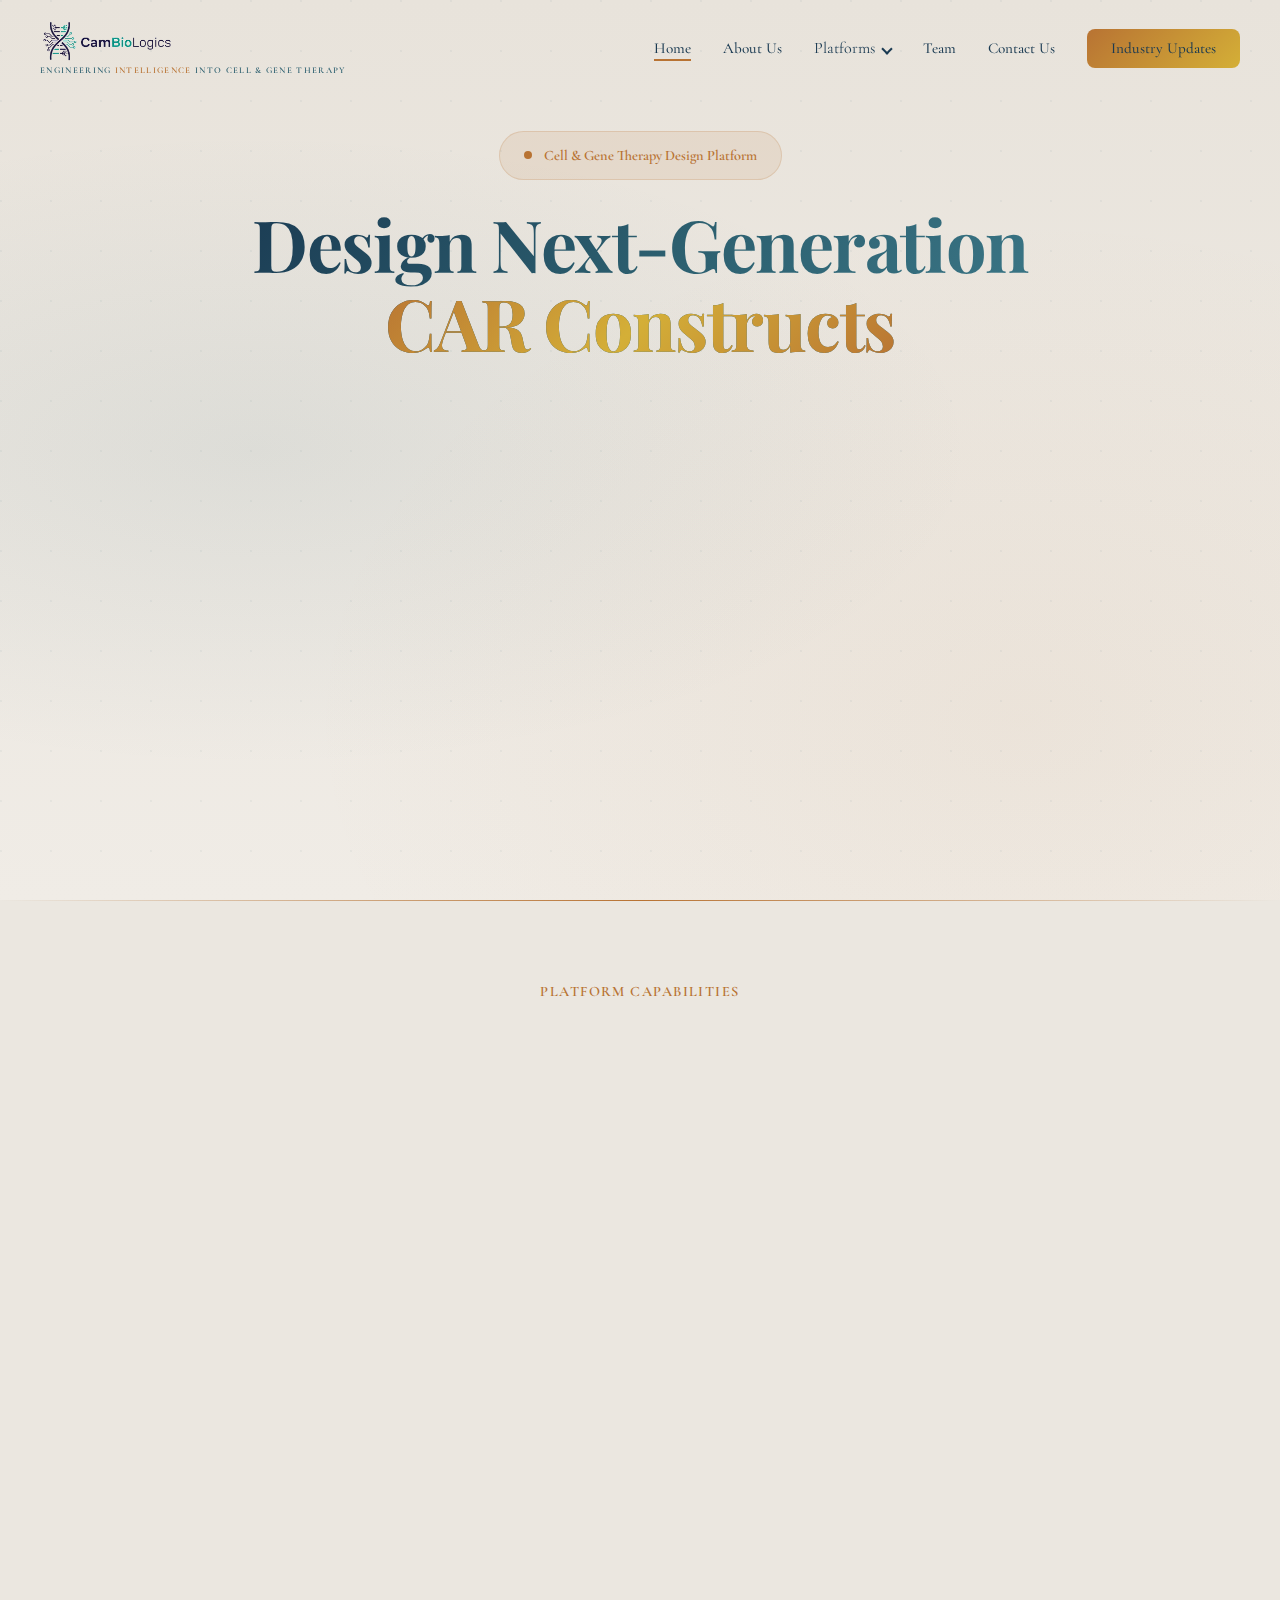
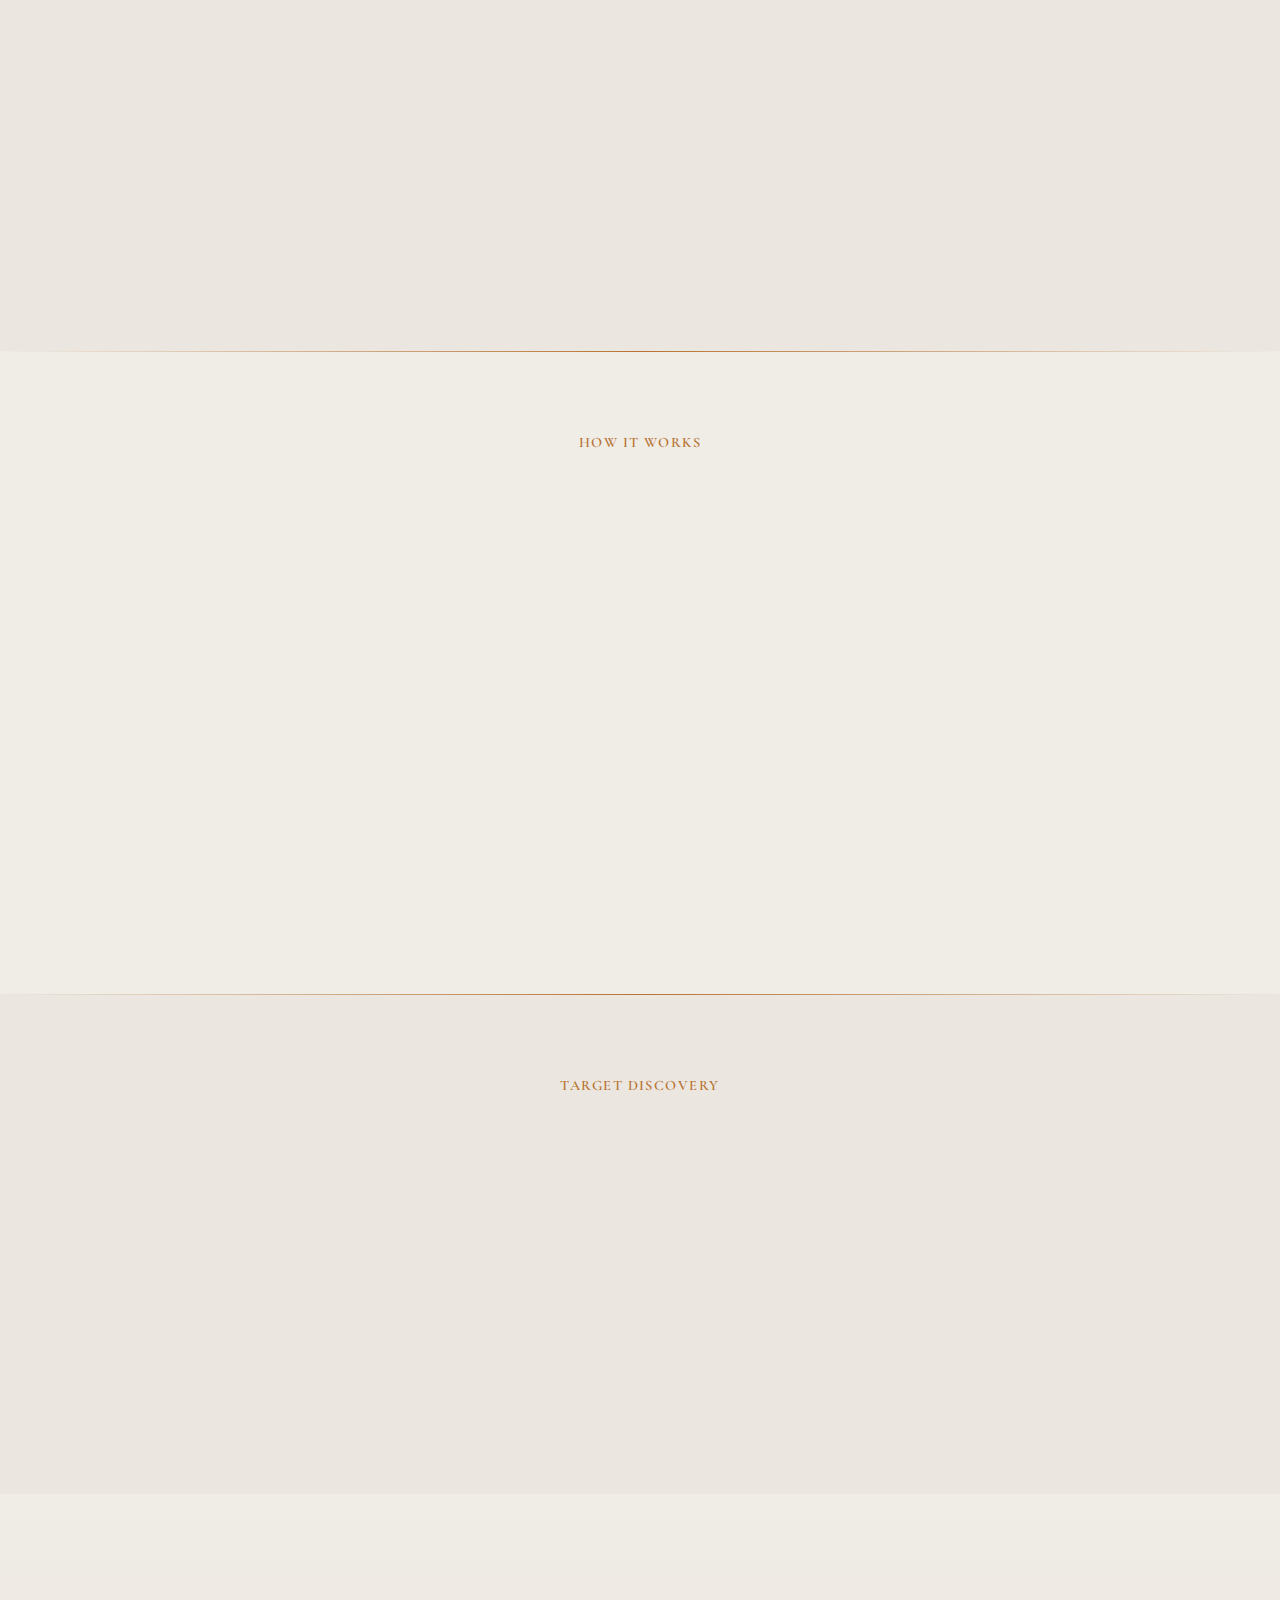
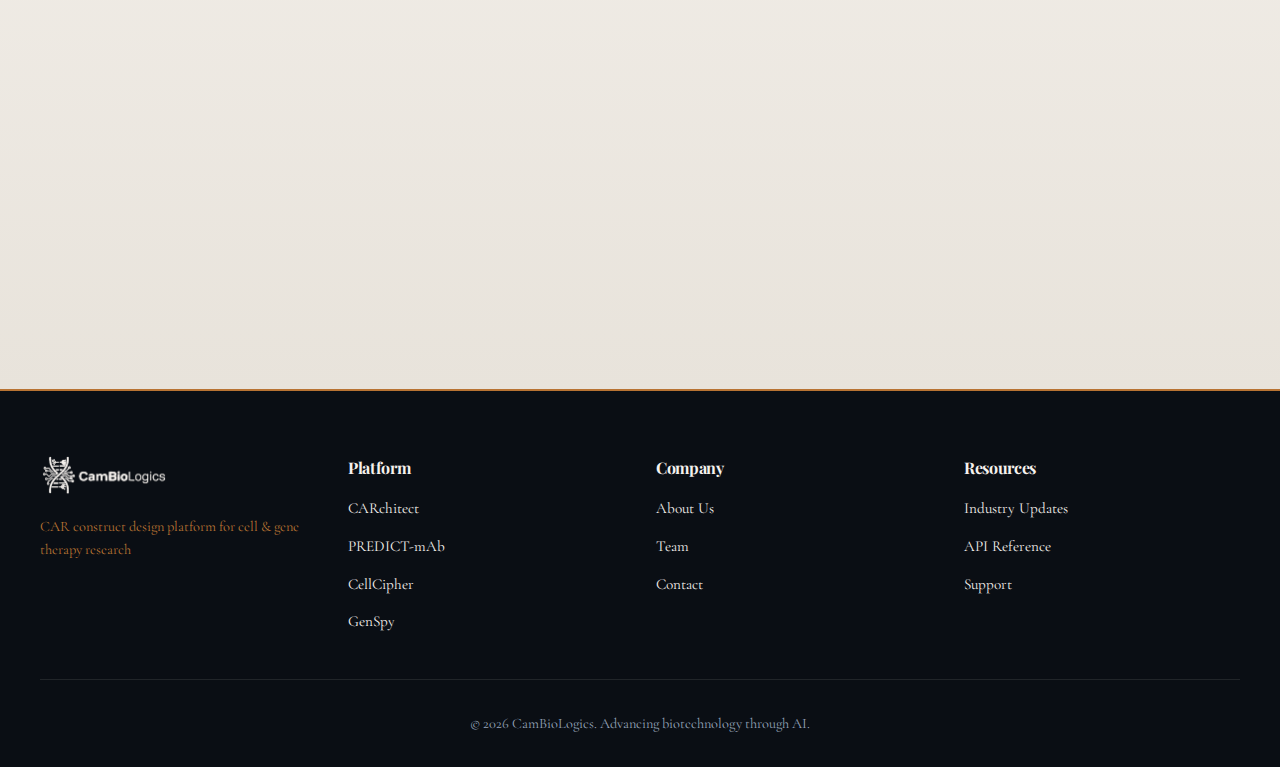
<file: index.html>
<!DOCTYPE html>
<html lang="en">
<head>
    <meta charset="UTF-8">
    <meta name="viewport" content="width=device-width, initial-scale=1.0">
    <title>CamBioLogics - Innovative Biotechnology Solutions</title>
    <link rel="preconnect" href="https://fonts.googleapis.com">
    <link rel="preconnect" href="https://fonts.gstatic.com" crossorigin>
    <link href="https://fonts.googleapis.com/css2?family=Playfair+Display:wght@700;800;900&family=Cormorant+Garamond:wght@300;400;500;600&display=swap" rel="stylesheet">
    <style>
        * {
            margin: 0;
            padding: 0;
            box-sizing: border-box;
        }

        html {
            scroll-behavior: smooth;
        }

        body {
            font-family: 'Cormorant Garamond', serif;
            background-color: #f0ece6;
            color: #1a3a52;
            line-height: 1.6;
            overflow-x: hidden;
        }

        /* Typography */
        h1, h2, h3, h4, h5, h6 {
            font-family: 'Playfair Display', serif;
            font-weight: 700;
            letter-spacing: -0.02em;
        }

        /* Navbar */
        nav {
            position: fixed;
            top: 0;
            left: 0;
            right: 0;
            z-index: 1000;
            padding: 1.25rem 2rem;
            background: transparent;
            transition: all 0.3s ease;
        }

        nav.scrolled {
            background: rgba(240, 236, 230, 0.95);
            backdrop-filter: blur(8px);
            box-shadow: 0 2px 20px rgba(0, 0, 0, 0.05);
        }

        .nav-container {
            max-width: 1200px;
            margin: 0 auto;
            display: flex;
            justify-content: space-between;
            align-items: center;
        }

        .nav-brand {
            display: flex;
            flex-direction: column;
            align-items: flex-start;
            text-decoration: none;
        }

        .nav-brand img {
            height: 42px;
            width: auto;
        }

        .nav-tagline {
            font-size: 0.55rem;
            font-weight: 600;
            letter-spacing: 0.15em;
            text-transform: uppercase;
            color: #2c5f6f;
            margin-top: 2px;
            font-family: 'Cormorant Garamond', serif;
        }

        .nav-tagline span {
            color: #b87333;
        }

        .nav-links {
            display: flex;
            list-style: none;
            gap: 2rem;
            align-items: center;
        }

        .nav-links a {
            color: #1a3a52;
            text-decoration: none;
            font-size: 0.95rem;
            font-weight: 500;
            transition: color 0.2s ease;
            position: relative;
        }

        .nav-links a:hover {
            color: #b87333;
        }

        .nav-links a.active::after {
            content: '';
            position: absolute;
            bottom: -4px;
            left: 0;
            right: 0;
            height: 2px;
            background: #b87333;
        }

        /* Dropdown Menu */
        .dropdown {
            position: relative;
        }

        .dropdown-trigger {
            display: flex;
            align-items: center;
            gap: 0.5rem;
            cursor: pointer;
        }

        .dropdown-arrow {
            display: inline-block;
            width: 0.5rem;
            height: 0.5rem;
            border-right: 2px solid currentColor;
            border-bottom: 2px solid currentColor;
            transform: rotate(45deg);
            transition: transform 0.2s ease;
        }

        .dropdown:hover .dropdown-arrow {
            transform: rotate(-135deg);
        }

        .dropdown-menu {
            position: absolute;
            top: 100%;
            left: 0;
            padding-top: 0.75rem;
            background: transparent;
            min-width: 280px;
            opacity: 0;
            visibility: hidden;
            transform: translateY(-10px);
            transition: all 0.3s ease;
            pointer-events: none;
        }

        .dropdown-menu-inner {
            background: rgba(255, 255, 255, 0.98);
            backdrop-filter: blur(8px);
            border-radius: 12px;
            border: 1px solid rgba(184, 115, 51, 0.1);
            box-shadow: 0 10px 40px rgba(0, 0, 0, 0.1);
            overflow: hidden;
        }

        .dropdown:hover .dropdown-menu {
            opacity: 1;
            visibility: visible;
            transform: translateY(0);
            pointer-events: auto;
        }

        .dropdown-item {
            padding: 0.75rem 1.25rem;
            border-bottom: 1px solid rgba(0, 0, 0, 0.05);
            display: flex;
            justify-content: space-between;
            align-items: center;
            cursor: pointer;
            transition: background 0.2s ease;
        }

        .dropdown-item:last-child {
            border-bottom: none;
        }

        .dropdown-item:hover {
            background: rgba(184, 115, 51, 0.08);
        }

        .dropdown-item a {
            color: #1a3a52;
            text-decoration: none;
            font-size: 0.95rem;
            flex: 1;
        }

        .dropdown-item:hover a {
            color: #b87333;
        }

        /* CARchitect flagship highlight */
        .dropdown-item-flagship {
            background: linear-gradient(135deg, rgba(26, 58, 82, 0.06), rgba(44, 95, 111, 0.08));
            padding: 1rem 1.25rem;
            border-bottom: 1px solid rgba(184, 115, 51, 0.15);
            position: relative;
            overflow: hidden;
        }

        .dropdown-item-flagship::before {
            content: '';
            position: absolute;
            left: 0;
            top: 0;
            bottom: 0;
            width: 3px;
            background: linear-gradient(180deg, #b87333, #d4af37);
        }

        .dropdown-item-flagship:hover {
            background: linear-gradient(135deg, rgba(184, 115, 51, 0.1), rgba(212, 175, 55, 0.08));
        }

        .dropdown-item-flagship .flagship-content {
            display: flex;
            flex-direction: column;
            gap: 0.2rem;
            flex: 1;
        }

        .dropdown-item-flagship .flagship-name {
            color: #1a3a52;
            text-decoration: none;
            font-family: 'Playfair Display', serif;
            font-size: 1.05rem;
            font-weight: 700;
            letter-spacing: -0.01em;
        }

        .dropdown-item-flagship:hover .flagship-name {
            color: #b87333;
        }

        .dropdown-item-flagship .flagship-desc {
            font-size: 0.75rem;
            color: #64748b;
            line-height: 1.3;
        }

        .dropdown-item-flagship .flagship-badges {
            display: flex;
            flex-direction: column;
            align-items: flex-end;
            gap: 0.35rem;
            margin-left: 1rem;
        }

        .flagship-badge {
            background: linear-gradient(135deg, #b87333, #d4af37, #b87333);
            background-size: 200% 100%;
            animation: gradient-shift 3s ease infinite;
            color: white;
            font-size: 0.6rem;
            font-weight: 700;
            padding: 0.2rem 0.6rem;
            border-radius: 10px;
            letter-spacing: 0.08em;
            text-transform: uppercase;
            white-space: nowrap;
            box-shadow: 0 2px 8px rgba(184, 115, 51, 0.3);
        }

        .flagship-badge-outline {
            border: 1px solid rgba(44, 95, 111, 0.4);
            color: #2c5f6f;
            font-size: 0.6rem;
            font-weight: 600;
            padding: 0.15rem 0.5rem;
            border-radius: 10px;
            letter-spacing: 0.04em;
            white-space: nowrap;
        }

        .dropdown-divider-label {
            padding: 0.5rem 1.25rem 0.25rem;
            font-size: 0.65rem;
            font-weight: 600;
            color: #94a3b8;
            text-transform: uppercase;
            letter-spacing: 0.1em;
            border-bottom: none;
        }

        /* Login/Register Button */
        .nav-cta {
            background: linear-gradient(135deg, #b87333, #d4af37);
            color: white;
            padding: 0.65rem 1.5rem;
            border-radius: 8px;
            text-decoration: none;
            font-size: 0.95rem;
            font-weight: 500;
            border: none;
            cursor: pointer;
            transition: transform 0.2s ease, box-shadow 0.2s ease;
        }

        .nav-cta:hover {
            transform: translateY(-2px);
            box-shadow: 0 8px 16px rgba(184, 115, 51, 0.25);
        }

        /* Hamburger Menu Button */
        .hamburger {
            display: none;
            flex-direction: column;
            justify-content: center;
            gap: 5px;
            cursor: pointer;
            padding: 5px;
            z-index: 1001;
        }

        .hamburger span {
            display: block;
            width: 24px;
            height: 2.5px;
            background: #1a3a52;
            border-radius: 2px;
            transition: all 0.3s ease;
        }

        .hamburger.active span:nth-child(1) {
            transform: rotate(45deg) translate(5px, 5px);
        }

        .hamburger.active span:nth-child(2) {
            opacity: 0;
        }

        .hamburger.active span:nth-child(3) {
            transform: rotate(-45deg) translate(5px, -5px);
        }

        /* Hero Section */
        .hero {
            min-height: 100vh;
            display: flex;
            align-items: center;
            justify-content: center;
            background: linear-gradient(180deg, #e8e3db 0%, #f0ece6 100%);
            position: relative;
            overflow: hidden;
            padding-top: 80px;
        }

        .hero::before {
            content: '';
            position: absolute;
            top: 0;
            left: 0;
            right: 0;
            bottom: 0;
            background: radial-gradient(ellipse at 20% 50%, rgba(44, 95, 111, 0.08) 0%, transparent 50%),
                        radial-gradient(ellipse at 80% 80%, rgba(184, 115, 51, 0.06) 0%, transparent 50%);
            pointer-events: none;
            z-index: 1;
        }

        .hero::after {
            content: '';
            position: absolute;
            top: 0;
            left: 0;
            right: 0;
            bottom: 0;
            background-image:
                radial-gradient(circle at 1px 1px, rgba(44, 95, 111, 0.05) 1px, transparent 1px);
            background-size: 50px 50px;
            pointer-events: none;
            z-index: 1;
        }

        .hero-content {
            position: relative;
            z-index: 2;
            max-width: 900px;
            margin: 0 auto;
            text-align: center;
            padding: 0 2rem;
        }

        .hero-badge {
            display: inline-flex;
            align-items: center;
            gap: 0.75rem;
            background: rgba(184, 115, 51, 0.1);
            border: 1px solid rgba(184, 115, 51, 0.2);
            border-radius: 50px;
            padding: 0.75rem 1.5rem;
            margin-bottom: 1.5rem;
            animation: float 3s ease-in-out infinite;
        }

        .hero-badge-dot {
            width: 8px;
            height: 8px;
            background: #b87333;
            border-radius: 50%;
            animation: pulse-glow 2s ease-in-out infinite;
        }

        .hero-badge span {
            color: #b87333;
            font-size: 0.9rem;
            font-weight: 600;
        }

        .hero h1 {
            font-size: clamp(2.5rem, 8vw, 4.5rem);
            line-height: 1.1;
            margin-bottom: 1rem;
            background: linear-gradient(135deg, #1a3a52, #2c5f6f, #3d7a8a);
            -webkit-background-clip: text;
            -webkit-text-fill-color: transparent;
            background-clip: text;
            animation: fadeInUp 0.8s ease forwards;
        }

        .hero h1 .highlight {
            background: linear-gradient(135deg, #b87333, #d4af37, #b87333);
            -webkit-background-clip: text;
            -webkit-text-fill-color: transparent;
            background-clip: text;
        }

        .hero-subtitle {
            font-size: clamp(1rem, 2.5vw, 1.35rem);
            color: #2c5f6f;
            margin-bottom: 2.5rem;
            max-width: 700px;
            margin-left: auto;
            margin-right: auto;
            line-height: 1.7;
            font-weight: 400;
            animation: fadeInUp 0.8s ease 0.2s forwards;
            opacity: 0;
        }

        .hero-ctas {
            display: flex;
            gap: 1.5rem;
            justify-content: center;
            flex-wrap: wrap;
            margin-bottom: 3rem;
            animation: fadeInUp 0.8s ease 0.4s forwards;
            opacity: 0;
        }

        .btn-primary {
            background: linear-gradient(135deg, #b87333, #d4af37);
            color: white;
            padding: 1rem 2rem;
            border: none;
            border-radius: 10px;
            font-size: 1.05rem;
            font-weight: 600;
            text-decoration: none;
            cursor: pointer;
            transition: all 0.3s ease;
            display: inline-block;
            font-family: 'Cormorant Garamond', serif;
        }

        .btn-primary:hover {
            transform: translateY(-4px);
            box-shadow: 0 16px 32px rgba(184, 115, 51, 0.3);
        }

        .btn-secondary {
            background: transparent;
            color: #1a3a52;
            padding: 1rem 2rem;
            border: 2px solid #2c5f6f;
            border-radius: 10px;
            font-size: 1.05rem;
            font-weight: 600;
            text-decoration: none;
            cursor: pointer;
            transition: all 0.3s ease;
            display: inline-block;
            font-family: 'Cormorant Garamond', serif;
        }

        .btn-secondary:hover {
            background: #2c5f6f;
            color: #fafaf8;
            transform: translateY(-4px);
        }

        .hero-stats {
            display: grid;
            grid-template-columns: repeat(4, 1fr);
            gap: 1.5rem;
            animation: fadeInUp 0.8s ease 0.6s forwards;
            opacity: 0;
        }

        .stat-item {
            padding: 1.5rem;
            background: rgba(184, 115, 51, 0.08);
            border: 1px solid rgba(184, 115, 51, 0.15);
            border-radius: 12px;
            transition: all 0.3s ease;
        }

        .stat-item:hover {
            background: rgba(184, 115, 51, 0.12);
            border-color: rgba(184, 115, 51, 0.25);
            transform: translateY(-4px);
        }

        .stat-value {
            font-size: 2.5rem;
            font-weight: 800;
            background: linear-gradient(135deg, #b87333, #d4af37);
            -webkit-background-clip: text;
            -webkit-text-fill-color: transparent;
            background-clip: text;
            margin-bottom: 0.5rem;
        }

        .stat-label {
            color: #2c5f6f;
            font-size: 0.95rem;
            font-weight: 500;
        }

        /* Features Section */
        .features {
            padding: 5rem 2rem;
            background: #ebe7e0;
            position: relative;
        }

        .features::before {
            content: '';
            position: absolute;
            top: 0;
            left: 0;
            right: 0;
            height: 1px;
            background: linear-gradient(90deg, transparent, #b87333, transparent);
        }

        .section-header {
            text-align: center;
            margin-bottom: 4rem;
        }

        .section-eyebrow {
            color: #b87333;
            font-size: 0.9rem;
            font-weight: 600;
            letter-spacing: 0.1em;
            text-transform: uppercase;
            margin-bottom: 1rem;
        }

        .section-title {
            font-size: clamp(1.75rem, 5vw, 3rem);
            color: #0f1419;
            margin-bottom: 1rem;
        }

        .section-description {
            color: #2c5f6f;
            font-size: 1.1rem;
            max-width: 600px;
            margin: 0 auto;
            line-height: 1.7;
        }

        .features-grid {
            display: grid;
            grid-template-columns: repeat(2, 1fr);
            gap: 2rem;
            max-width: 1200px;
            margin: 0 auto;
        }

        .feature-card {
            background: rgba(255, 252, 248, 0.75);
            backdrop-filter: blur(8px);
            border: 1px solid rgba(184, 115, 51, 0.15);
            border-radius: 16px;
            padding: 2rem;
            transition: all 0.3s ease;
            position: relative;
            overflow: hidden;
        }

        .feature-card::before {
            content: '';
            position: absolute;
            top: 0;
            left: 0;
            right: 0;
            bottom: 0;
            background: linear-gradient(135deg, rgba(184, 115, 51, 0.05), transparent);
            opacity: 0;
            transition: opacity 0.3s ease;
            pointer-events: none;
        }

        .feature-card:hover {
            border-color: rgba(184, 115, 51, 0.3);
            box-shadow: 0 12px 32px rgba(184, 115, 51, 0.15);
            transform: translateY(-8px);
        }

        .feature-card:hover::before {
            opacity: 1;
        }

        .feature-icon {
            width: 56px;
            height: 56px;
            border-radius: 12px;
            display: flex;
            align-items: center;
            justify-content: center;
            margin-bottom: 1.5rem;
            font-size: 1.8rem;
            color: #fafaf8;
            transition: all 0.3s ease;
        }

        .feature-icon svg {
            width: 28px;
            height: 28px;
        }

        .feature-card:nth-child(1) .feature-icon {
            background: linear-gradient(135deg, #2c5f6f, #3d7a8a);
        }

        .feature-card:nth-child(2) .feature-icon {
            background: linear-gradient(135deg, #b87333, #d4af37);
        }

        .feature-card:nth-child(3) .feature-icon {
            background: linear-gradient(135deg, #1a3a52, #2c5f6f);
        }

        .feature-card:nth-child(4) .feature-icon {
            background: linear-gradient(135deg, #d4af37, #b87333);
        }

        .feature-card:nth-child(n+5) .feature-icon {
            background: linear-gradient(135deg, #8b9d83, #6b8a5e);
        }

        .feature-title {
            font-size: 1.4rem;
            color: #1a3a52;
            margin-bottom: 1rem;
        }

        .feature-text {
            color: #2c5f6f;
            font-size: 1rem;
            line-height: 1.7;
            margin-bottom: 1.5rem;
        }

        .feature-link {
            color: #b87333;
            text-decoration: none;
            font-weight: 600;
            display: inline-flex;
            align-items: center;
            gap: 0.5rem;
            transition: all 0.2s ease;
        }

        .feature-link:hover {
            gap: 0.75rem;
            color: #d4af37;
        }

        /* Architecture Section */
        .architecture {
            padding: 5rem 2rem;
            background: #f0ece6;
            position: relative;
        }

        .architecture::before {
            content: '';
            position: absolute;
            top: 0;
            left: 0;
            right: 0;
            height: 1px;
            background: linear-gradient(90deg, transparent, #b87333, transparent);
        }

        .architecture-container {
            max-width: 1100px;
            margin: 0 auto;
        }

        .architecture-pipeline {
            background: rgba(255, 252, 248, 0.6);
            border: 1px solid rgba(184, 115, 51, 0.15);
            border-radius: 16px;
            padding: 3rem 2rem;
            display: flex;
            justify-content: space-between;
            align-items: center;
            gap: 1rem;
            flex-wrap: wrap;
            margin-bottom: 3rem;
        }

        .construct-block {
            flex: 1;
            min-width: 100px;
            padding: 1.25rem 1rem;
            border-radius: 12px;
            text-align: center;
            font-weight: 600;
            color: white;
            font-size: 0.95rem;
            display: flex;
            flex-direction: column;
            align-items: center;
            justify-content: center;
            gap: 0.25rem;
            transition: all 0.3s ease;
        }

        .construct-block .sub {
            display: block;
            font-size: 0.7rem;
            font-weight: 400;
            opacity: 0.8;
        }

        .construct-block:hover {
            transform: translateY(-4px) scale(1.05);
            box-shadow: 0 8px 20px rgba(0, 0, 0, 0.15);
        }

        .construct-block.leader {
            background: linear-gradient(135deg, #1a3a52, #2c5f6f);
        }

        .construct-block.scfv {
            background: linear-gradient(135deg, #2c5f6f, #3d7a8a);
        }

        .construct-block.hinge {
            background: linear-gradient(135deg, #b87333, #d4af37);
        }

        .construct-block.transmembrane {
            background: linear-gradient(135deg, #1a3a52, #3d7a8a);
        }

        .construct-block.costim {
            background: linear-gradient(135deg, #8b9d83, #6b8a5e);
        }

        .construct-block.signal {
            background: linear-gradient(135deg, #b87333, #8b5e3c);
        }

        .construct-arrow {
            color: #94a3b8;
            font-size: 1.5rem;
            margin: 0 0.25rem;
        }

        .architecture-legend {
            text-align: center;
            color: #2c5f6f;
            font-size: 0.95rem;
            margin-top: 2rem;
            font-weight: 500;
        }

        .architecture-legend span {
            color: #b87333;
            margin: 0 0.5rem;
        }

        /* Target Tags Section */
        .targets {
            padding: 5rem 2rem;
            background: #ebe7e0;
            position: relative;
        }

        .targets::before {
            content: '';
            position: absolute;
            top: 0;
            left: 0;
            right: 0;
            height: 1px;
            background: linear-gradient(90deg, transparent, #b87333, transparent);
        }

        .targets-container {
            max-width: 1000px;
            margin: 0 auto;
        }

        .targets-cloud {
            display: flex;
            flex-wrap: wrap;
            gap: 1rem;
            justify-content: center;
            padding: 2rem 0;
        }

        .target-tag {
            background: rgba(255, 252, 248, 0.75);
            border: 1px solid rgba(184, 115, 51, 0.15);
            color: #1a3a52;
            padding: 0.75rem 1.5rem;
            border-radius: 50px;
            font-size: 0.95rem;
            font-weight: 500;
            transition: all 0.3s ease;
            cursor: pointer;
        }

        .target-tag:hover {
            background: rgba(184, 115, 51, 0.12);
            border-color: #b87333;
            color: #b87333;
            transform: translateY(-2px);
        }

        /* CTA Section */
        .cta-section {
            padding: 5rem 2rem;
            background: linear-gradient(180deg, #f0ece6 0%, #e8e3db 100%);
            position: relative;
        }

        .cta-card {
            max-width: 700px;
            margin: 0 auto;
            padding: 3rem;
            background: linear-gradient(135deg, #1a3a52, #2c5f6f, #1a3a52);
            border-radius: 20px;
            text-align: center;
            box-shadow: 0 20px 40px rgba(184, 115, 51, 0.1);
        }

        .cta-card h2 {
            color: white;
            font-size: 2rem;
            margin-bottom: 1rem;
        }

        .cta-card p {
            color: #f5f1ed;
            font-size: 1.1rem;
            margin-bottom: 2rem;
            line-height: 1.7;
        }

        .cta-card .btn-primary {
            background: white;
            color: #b87333;
        }

        .cta-card .btn-primary:hover {
            background: #f5f1ed;
            box-shadow: 0 16px 32px rgba(0, 0, 0, 0.2);
        }

        /* Footer */
        footer {
            background: #0a0e14;
            color: #f5f1ed;
            padding: 4rem 2rem 2rem;
            border-top: 2px solid #b87333;
            position: relative;
        }

        .footer-container {
            max-width: 1200px;
            margin: 0 auto;
        }

        .footer-content {
            display: grid;
            grid-template-columns: repeat(auto-fit, minmax(250px, 1fr));
            gap: 2rem;
            margin-bottom: 2rem;
            padding-bottom: 2rem;
            border-bottom: 1px solid rgba(245, 241, 237, 0.1);
        }

        .footer-brand h3 {
            background: linear-gradient(135deg, #b87333, #d4af37);
            -webkit-background-clip: text;
            -webkit-text-fill-color: transparent;
            background-clip: text;
            font-size: 1.5rem;
            margin-bottom: 0.5rem;
        }

        .footer-brand p {
            color: #b87333;
            font-size: 0.9rem;
            line-height: 1.6;
        }

        .footer-links h4 {
            color: #f5f1ed;
            font-size: 1rem;
            margin-bottom: 1rem;
        }

        .footer-links ul {
            list-style: none;
        }

        .footer-links li {
            margin-bottom: 0.75rem;
        }

        .footer-links a {
            color: #f5f1ed;
            text-decoration: none;
            font-size: 0.95rem;
            transition: color 0.2s ease;
        }

        .footer-links a:hover {
            color: #b87333;
        }

        .footer-bottom {
            text-align: center;
            color: #94a3b8;
            font-size: 0.9rem;
        }

        /* Animations */
        @keyframes fadeInUp {
            from {
                opacity: 0;
                transform: translateY(20px);
            }
            to {
                opacity: 1;
                transform: translateY(0);
            }
        }

        @keyframes float {
            0%, 100% {
                transform: translateY(0px);
            }
            50% {
                transform: translateY(-8px);
            }
        }

        @keyframes pulse-glow {
            0%, 100% {
                box-shadow: 0 0 0 0 rgba(184, 115, 51, 0.7);
            }
            50% {
                box-shadow: 0 0 0 8px rgba(184, 115, 51, 0);
            }
        }

        @keyframes shimmer {
            0% {
                background-position: -1000px 0;
            }
            100% {
                background-position: 1000px 0;
            }
        }

        @keyframes gradient-shift {
            0%, 100% {
                background-position: 0% 50%;
            }
            50% {
                background-position: 100% 50%;
            }
        }

        /* Scroll reveal */
        .scroll-reveal {
            opacity: 0;
            transform: translateY(30px);
            transition: all 0.8s ease;
        }

        .scroll-reveal.active {
            opacity: 1;
            transform: translateY(0);
        }

        /* Responsive */
        @media (max-width: 768px) {
            nav {
                padding: 1rem;
            }

            .hamburger {
                display: flex;
            }

            .nav-links {
                display: none;
                position: absolute;
                top: 100%;
                left: 0;
                right: 0;
                background: rgba(255, 255, 255, 0.98);
                backdrop-filter: blur(12px);
                flex-direction: column;
                padding: 1.5rem 2rem;
                gap: 0.5rem;
                box-shadow: 0 8px 24px rgba(0, 0, 0, 0.1);
                border-top: 1px solid rgba(184, 115, 51, 0.1);
            }

            .nav-links.open {
                display: flex;
            }

            .nav-links li {
                width: 100%;
            }

            .nav-links a {
                display: block;
                padding: 0.75rem 0;
                font-size: 1rem;
            }

            .nav-links a.active::after {
                display: none;
            }

            .nav-cta {
                display: inline-block;
                text-align: center;
                margin-top: 0.5rem;
            }

            .dropdown-menu {
                position: static;
                opacity: 1;
                visibility: visible;
                transform: none;
                box-shadow: none;
                background: rgba(245, 245, 245, 0.5);
                border-radius: 8px;
                margin-top: 0.5rem;
                min-width: unset;
            }

            .dropdown:hover .dropdown-menu {
                transform: none;
            }

            .nav-brand {
                font-size: 1.2rem;
            }

            .hero {
                padding-top: 60px;
            }

            .hero-ctas {
                flex-direction: column;
                gap: 1rem;
            }

            .btn-primary, .btn-secondary {
                width: 100%;
            }

            .architecture-pipeline {
                flex-direction: column;
                padding: 2rem 1rem;
            }

            .construct-arrow {
                transform: rotate(90deg);
                margin: 0.5rem 0;
            }

            .features-grid {
                grid-template-columns: 1fr;
            }

            .hero-stats {
                grid-template-columns: repeat(2, 1fr);
            }

            .cta-card {
                padding: 2rem;
            }

            .cta-card h2 {
                font-size: 1.5rem;
            }
        }

        @media (max-width: 480px) {
            .nav-cta {
                padding: 0.5rem 1rem;
                font-size: 0.85rem;
            }

            .section-title {
                font-size: 1.5rem;
            }

            .feature-card {
                padding: 1.5rem;
            }
        }
    </style>
</head>
<body>
    <!-- Navigation -->
    <nav id="navbar">
        <div class="nav-container">
            <a href="index.html" class="nav-brand">
                <img src="Cambilogics_new_logo_transparent.png" alt="CamBioLogics">
                <span class="nav-tagline">Engineering <span>Intelligence</span> into Cell & Gene Therapy</span>
            </a>
            <div class="hamburger" onclick="this.classList.toggle('active'); document.querySelector('.nav-links').classList.toggle('open')">
                <span></span>
                <span></span>
                <span></span>
            </div>
            <ul class="nav-links">
                <li><a href="#home" class="active">Home</a></li>
                <li><a href="cambiologics-about-us.html">About Us</a></li>
                <li class="dropdown">
                    <span class="dropdown-trigger">
                        Platforms
                        <span class="dropdown-arrow"></span>
                    </span>
                    <div class="dropdown-menu">
                      <div class="dropdown-menu-inner">
                        <div class="dropdown-item dropdown-item-flagship" onclick="window.location.href='auth/dashboard.html'">
                            <div class="flagship-content">
                                <span class="flagship-name">CARchitect</span>
                                <span class="flagship-desc">AI-powered CAR construct design platform</span>
                            </div>
                            <div class="flagship-badges">
                                <span class="flagship-badge">Flagship</span>
                                <span class="flagship-badge-outline">AI-Powered</span>
                            </div>
                        </div>
                        <div class="dropdown-divider-label">Other Platforms</div>
                        <div class="dropdown-item">
                            <a href="cambiologics-predict-mab.html">PREDICT-mAb</a>
                        </div>
                        <div class="dropdown-item">
                            <a href="cambiologics-cellcipher.html">CellCipher</a>
                        </div>
                        <div class="dropdown-item">
                            <a href="cambiologics-genspy.html">GenSpy</a>
                        </div>
                      </div>
                    </div>
                </li>
                <li><a href="team.html">Team</a></li>
                <li><a href="contact.html">Contact Us</a></li>
                <li><a href="industry-updates.html" class="nav-cta">Industry Updates</a></li>
            </ul>
        </div>
    </nav>

    <!-- Hero Section -->
    <section class="hero" id="home">
        <div class="hero-content">
            <div class="hero-badge">
                <div class="hero-badge-dot"></div>
                <span>Cell & Gene Therapy Design Platform</span>
            </div>

            <h1>Design Next-Generation <span class="highlight">CAR Constructs</span></h1>

            <p class="hero-subtitle">
                Build chimeric antigen receptors with validated components from FDA-approved therapies. Powered by AI for intelligent design recommendations and immunogenicity analysis.
            </p>

            <div class="hero-ctas">
                <a href="contact.html" class="btn-primary">Start Designing →</a>
                <a href="#features" class="btn-secondary">Browse Components</a>
            </div>

            <div class="hero-stats">
                <div class="stat-item scroll-reveal">
                    <div class="stat-value">50+</div>
                    <div class="stat-label">Validated Components</div>
                </div>
                <div class="stat-item scroll-reveal">
                    <div class="stat-value">6</div>
                    <div class="stat-label">FDA-Approved Targets</div>
                </div>
                <div class="stat-item scroll-reveal">
                    <div class="stat-value">CAR-T/NK</div>
                    <div class="stat-label">Cell Types Supported</div>
                </div>
                <div class="stat-item scroll-reveal">
                    <div class="stat-value">5</div>
                    <div class="stat-label">CAR Generations</div>
                </div>
            </div>
        </div>
    </section>

    <!-- Features Section -->
    <section class="features" id="features">
        <div class="section-header">
            <div class="section-eyebrow">Platform Capabilities</div>
            <h2 class="section-title scroll-reveal">Comprehensive Design Platform</h2>
            <p class="section-description scroll-reveal">
                Everything you need to design, analyze, and export CAR constructs for T and NK cell therapies.
            </p>
        </div>

        <div class="features-grid">
            <div class="feature-card scroll-reveal">
                <div class="feature-icon">
                    <svg viewBox="0 0 24 24" fill="none" stroke="currentColor" stroke-width="2" stroke-linecap="round" stroke-linejoin="round"><rect x="3" y="3" width="7" height="7"/><rect x="14" y="3" width="7" height="7"/><rect x="14" y="14" width="7" height="7"/><rect x="3" y="14" width="7" height="7"/></svg>
                </div>
                <h3 class="feature-title">Validated Component Library</h3>
                <p class="feature-text">
                    Access a curated database of clinically validated CAR components from FDA-approved therapies and clinical trials.
                </p>
                <a href="#" class="feature-link">Explore library →</a>
            </div>

            <div class="feature-card scroll-reveal">
                <div class="feature-icon">
                    <svg viewBox="0 0 24 24" fill="none" stroke="currentColor" stroke-width="2" stroke-linecap="round" stroke-linejoin="round"><polygon points="12 2 2 7 12 12 22 7 12 2"/><polyline points="2 17 12 22 22 17"/><polyline points="2 12 12 17 22 12"/></svg>
                </div>
                <h3 class="feature-title">Visual Construct Builder</h3>
                <p class="feature-text">
                    Drag and drop components to design your CAR architecture with real-time visualization of the complete construct.
                </p>
                <a href="#" class="feature-link">Open builder →</a>
            </div>

            <div class="feature-card scroll-reveal">
                <div class="feature-icon">
                    <svg viewBox="0 0 24 24" fill="none" stroke="currentColor" stroke-width="2" stroke-linecap="round" stroke-linejoin="round"><circle cx="12" cy="12" r="10"/><path d="M12 16v-4"/><path d="M12 8h.01"/></svg>
                </div>
                <h3 class="feature-title">AI-Powered Analysis</h3>
                <p class="feature-text">
                    Get intelligent design recommendations, immunogenicity predictions, and optimization suggestions powered by advanced AI.
                </p>
                <a href="#" class="feature-link">Learn more →</a>
            </div>

            <div class="feature-card scroll-reveal">
                <div class="feature-icon">
                    <svg viewBox="0 0 24 24" fill="none" stroke="currentColor" stroke-width="2" stroke-linecap="round" stroke-linejoin="round"><path d="M21 15v4a2 2 0 01-2 2H5a2 2 0 01-2-2v-4"/><polyline points="7 10 12 15 17 10"/><line x1="12" y1="15" x2="12" y2="3"/></svg>
                </div>
                <h3 class="feature-title">Sequence Export</h3>
                <p class="feature-text">
                    Export your designs in FASTA, GenBank, or CSV formats ready for synthesis or further analysis.
                </p>
                <a href="#" class="feature-link">View formats →</a>
            </div>
        </div>
    </section>

    <!-- Architecture Section -->
    <section class="architecture">
        <div class="section-header">
            <div class="section-eyebrow">How It Works</div>
            <h2 class="section-title scroll-reveal">Understand CAR Architecture</h2>
            <p class="section-description scroll-reveal">
                Build constructs from leader sequence to signaling domain with validated components.
            </p>
        </div>

        <div class="architecture-container">
            <div class="architecture-pipeline scroll-reveal">
                <div class="construct-block leader">Leader<span class="sub">N-term</span></div>
                <span class="construct-arrow">→</span>
                <div class="construct-block scfv">scFv<span class="sub">Binding</span></div>
                <span class="construct-arrow">→</span>
                <div class="construct-block hinge">Hinge<span class="sub">Spacer</span></div>
                <span class="construct-arrow">→</span>
                <div class="construct-block transmembrane">TM<span class="sub">Anchor</span></div>
                <span class="construct-arrow">→</span>
                <div class="construct-block costim">Co-stim<span class="sub">Boost</span></div>
                <span class="construct-arrow">→</span>
                <div class="construct-block signal">Signal<span class="sub">Activate</span></div>
            </div>

            <div class="architecture-legend scroll-reveal">
                N-terminus (Extracellular) <span>→</span> Cell Membrane <span>→</span> C-terminus (Intracellular)
            </div>
        </div>
    </section>

    <!-- Targets Section -->
    <section class="targets">
        <div class="section-header">
            <div class="section-eyebrow">TARGET DISCOVERY</div>
            <h2 class="section-title scroll-reveal">FDA-Validated Target Antigens</h2>
            <p class="section-description scroll-reveal">
                Access our curated database of validated oncology and immunology targets.
            </p>
        </div>

        <div class="targets-container">
            <div class="targets-cloud">
                <span class="target-tag scroll-reveal">CD19</span>
                <span class="target-tag scroll-reveal">CD22</span>
                <span class="target-tag scroll-reveal">BCMA</span>
                <span class="target-tag scroll-reveal">CD20</span>
                <span class="target-tag scroll-reveal">CD30</span>
                <span class="target-tag scroll-reveal">GD2</span>
                <span class="target-tag scroll-reveal">HER2</span>
                <span class="target-tag scroll-reveal">Mesothelin</span>
                <span class="target-tag scroll-reveal">EGFR</span>
            </div>
        </div>
    </section>

    <!-- CTA Section -->
    <section class="cta-section">
        <div class="cta-card scroll-reveal">
            <h2>Ready to Design Your<br>CAR Construct?</h2>
            <p>
                Start building with validated components and AI-powered insights.
            </p>
            <a href="auth/dashboard.html" class="btn-primary">Launch CAR Builder →</a>
        </div>
    </section>

    <!-- Footer -->
    <footer>
        <div class="footer-container">
            <div class="footer-content">
                <div class="footer-brand">
                    <img src="Cambilogics_logo_light.png" alt="CamBioLogics" style="height: 40px; width: auto; margin-bottom: 0.75rem;">
                    <p>CAR construct design platform for cell & gene therapy research</p>
                </div>

                <div class="footer-links">
                    <h4>Platform</h4>
                    <ul>
                        <li><a href="auth/dashboard.html">CARchitect</a></li>
                        <li><a href="cambiologics-predict-mab.html">PREDICT-mAb</a></li>
                        <li><a href="cambiologics-cellcipher.html">CellCipher</a></li>
                        <li><a href="cambiologics-genspy.html">GenSpy</a></li>
                    </ul>
                </div>

                <div class="footer-links">
                    <h4>Company</h4>
                    <ul>
                        <li><a href="cambiologics-about-us.html">About Us</a></li>
                        <li><a href="team.html">Team</a></li>
                        <li><a href="contact.html">Contact</a></li>
                    </ul>
                </div>

                <div class="footer-links">
                    <h4>Resources</h4>
                    <ul>
                        <li><a href="industry-updates.html">Industry Updates</a></li>
                        <li><a href="#">API Reference</a></li>
                        <li><a href="#">Support</a></li>
                    </ul>
                </div>
            </div>

            <div class="footer-bottom">
                <p>&copy; 2026 CamBioLogics. Advancing biotechnology through AI.</p>
            </div>
        </div>
    </footer>

    <script>
        // Navbar scroll effect
        const navbar = document.getElementById('navbar');
        window.addEventListener('scroll', () => {
            if (window.scrollY > 50) {
                navbar.classList.add('scrolled');
            } else {
                navbar.classList.remove('scrolled');
            }
        });

        // Scroll reveal animations
        const observerOptions = {
            threshold: 0.1,
            rootMargin: '0px 0px -50px 0px'
        };

        const observer = new IntersectionObserver((entries) => {
            entries.forEach(entry => {
                if (entry.isIntersecting) {
                    entry.target.classList.add('active');
                }
            });
        }, observerOptions);

        document.querySelectorAll('.scroll-reveal').forEach(el => {
            observer.observe(el);
        });

        // Smooth scroll for anchor links
        document.querySelectorAll('a[href^="#"]').forEach(anchor => {
            anchor.addEventListener('click', function(e) {
                const href = this.getAttribute('href');
                if (href !== '#' && document.querySelector(href)) {
                    e.preventDefault();
                    const target = document.querySelector(href);
                    target.scrollIntoView({ behavior: 'smooth' });

                    // Update active nav link
                    document.querySelectorAll('.nav-links a').forEach(link => {
                        link.classList.remove('active');
                    });
                    this.classList.add('active');
                }
            });
        });

        // Update active nav link on scroll
        window.addEventListener('scroll', () => {
            const sections = document.querySelectorAll('section[id]');
            const scrollPosition = window.scrollY + 100;

            sections.forEach(section => {
                const sectionTop = section.offsetTop;
                const sectionBottom = sectionTop + section.offsetHeight;

                if (scrollPosition >= sectionTop && scrollPosition < sectionBottom) {
                    const navLinks = document.querySelectorAll('.nav-links a');
                    navLinks.forEach(link => {
                        link.classList.remove('active');
                        if (link.getAttribute('href') === `#${section.id}`) {
                            link.classList.add('active');
                        }
                    });
                }
            });
        });

        // Prevent dropdown from closing on click
        document.querySelectorAll('.dropdown-item').forEach(item => {
            item.addEventListener('click', (e) => {
                const link = item.querySelector('a');
                if (link) {
                    window.location.href = link.href;
                }
            });
        });
    </script>
</body>
</html>
</file>
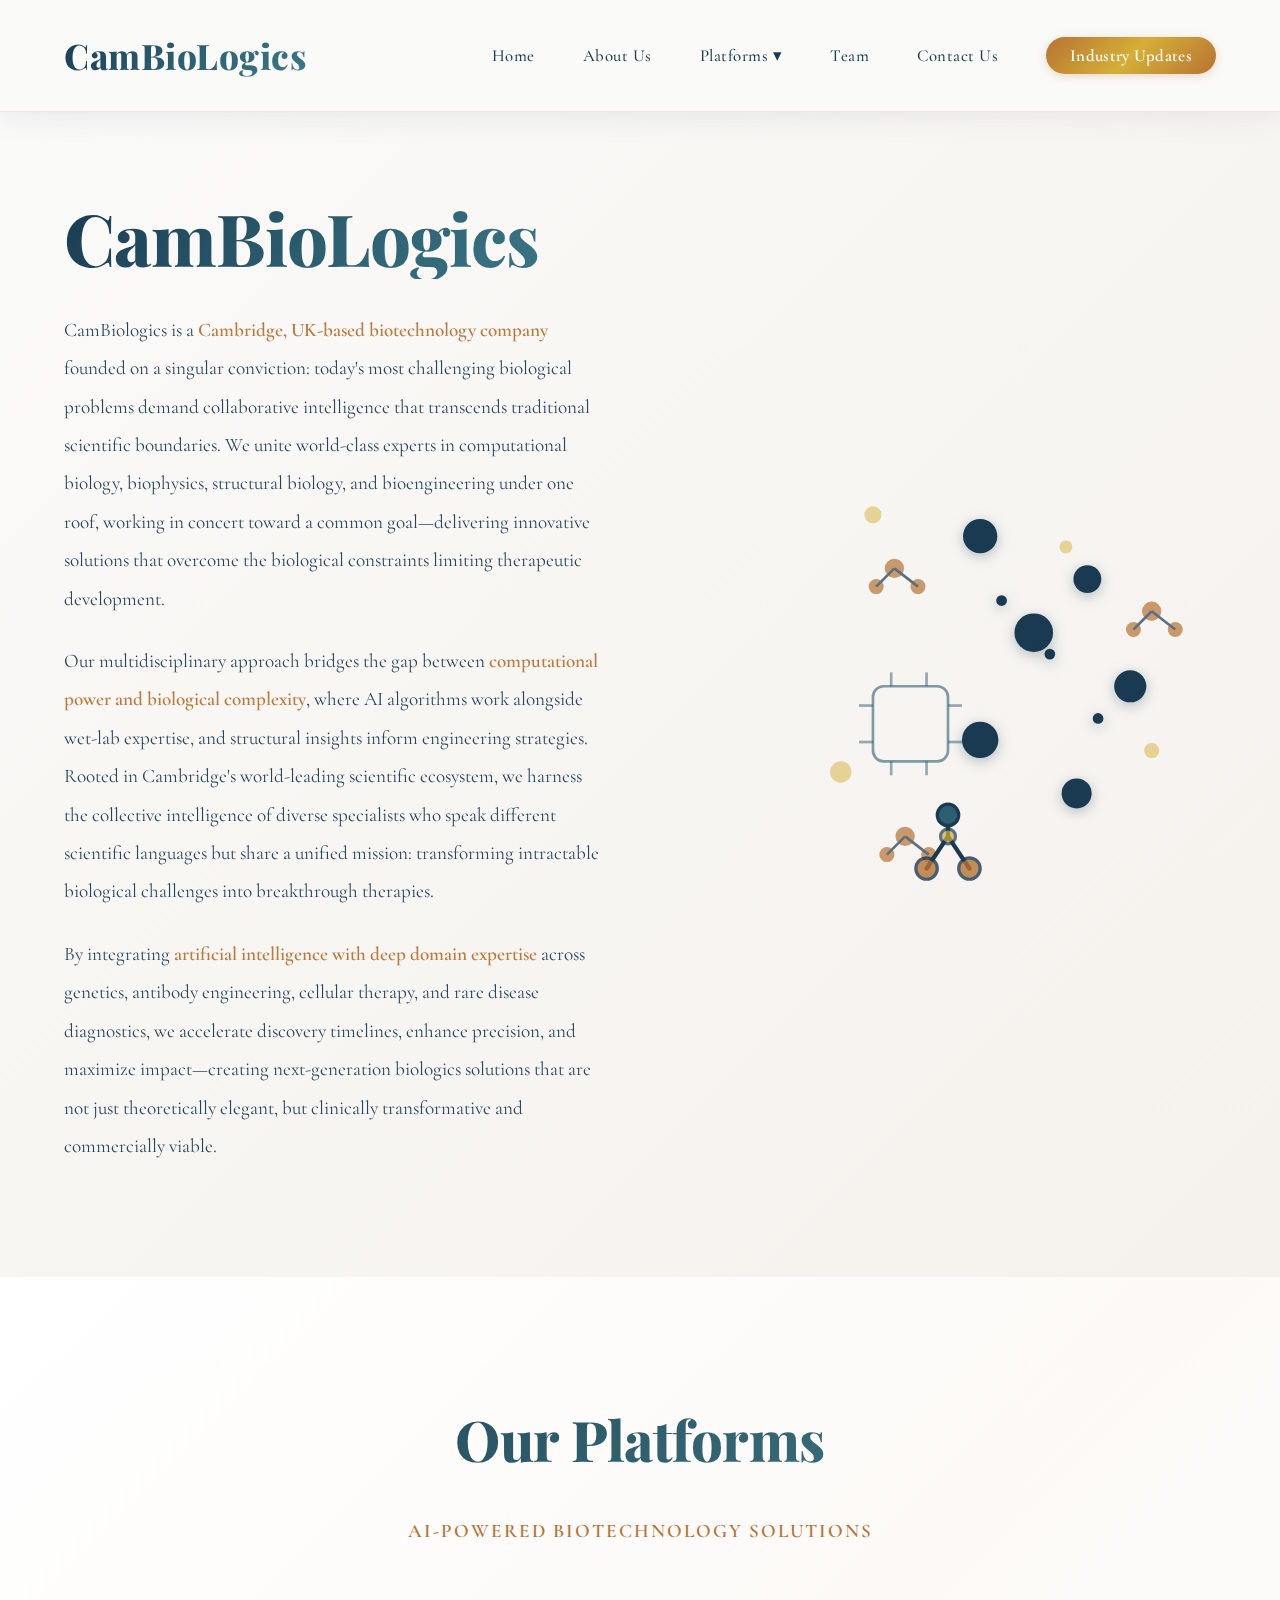
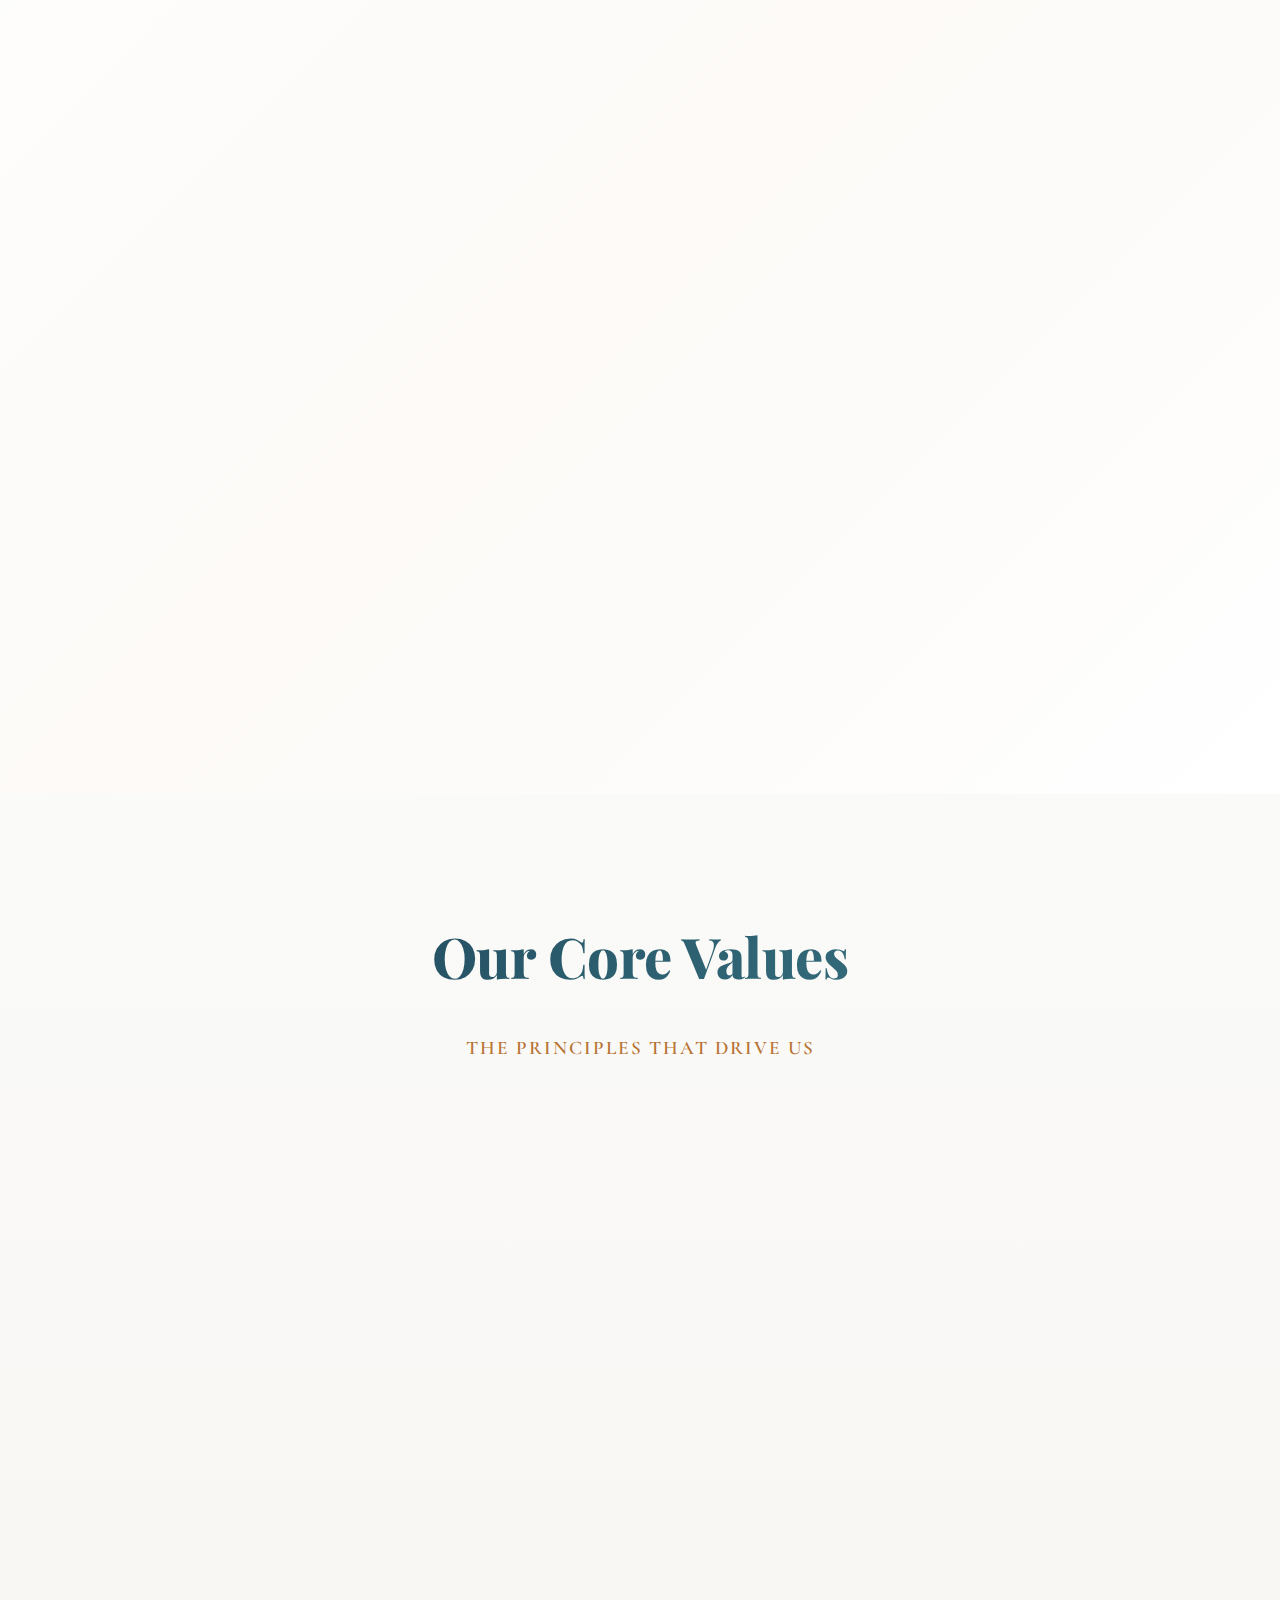
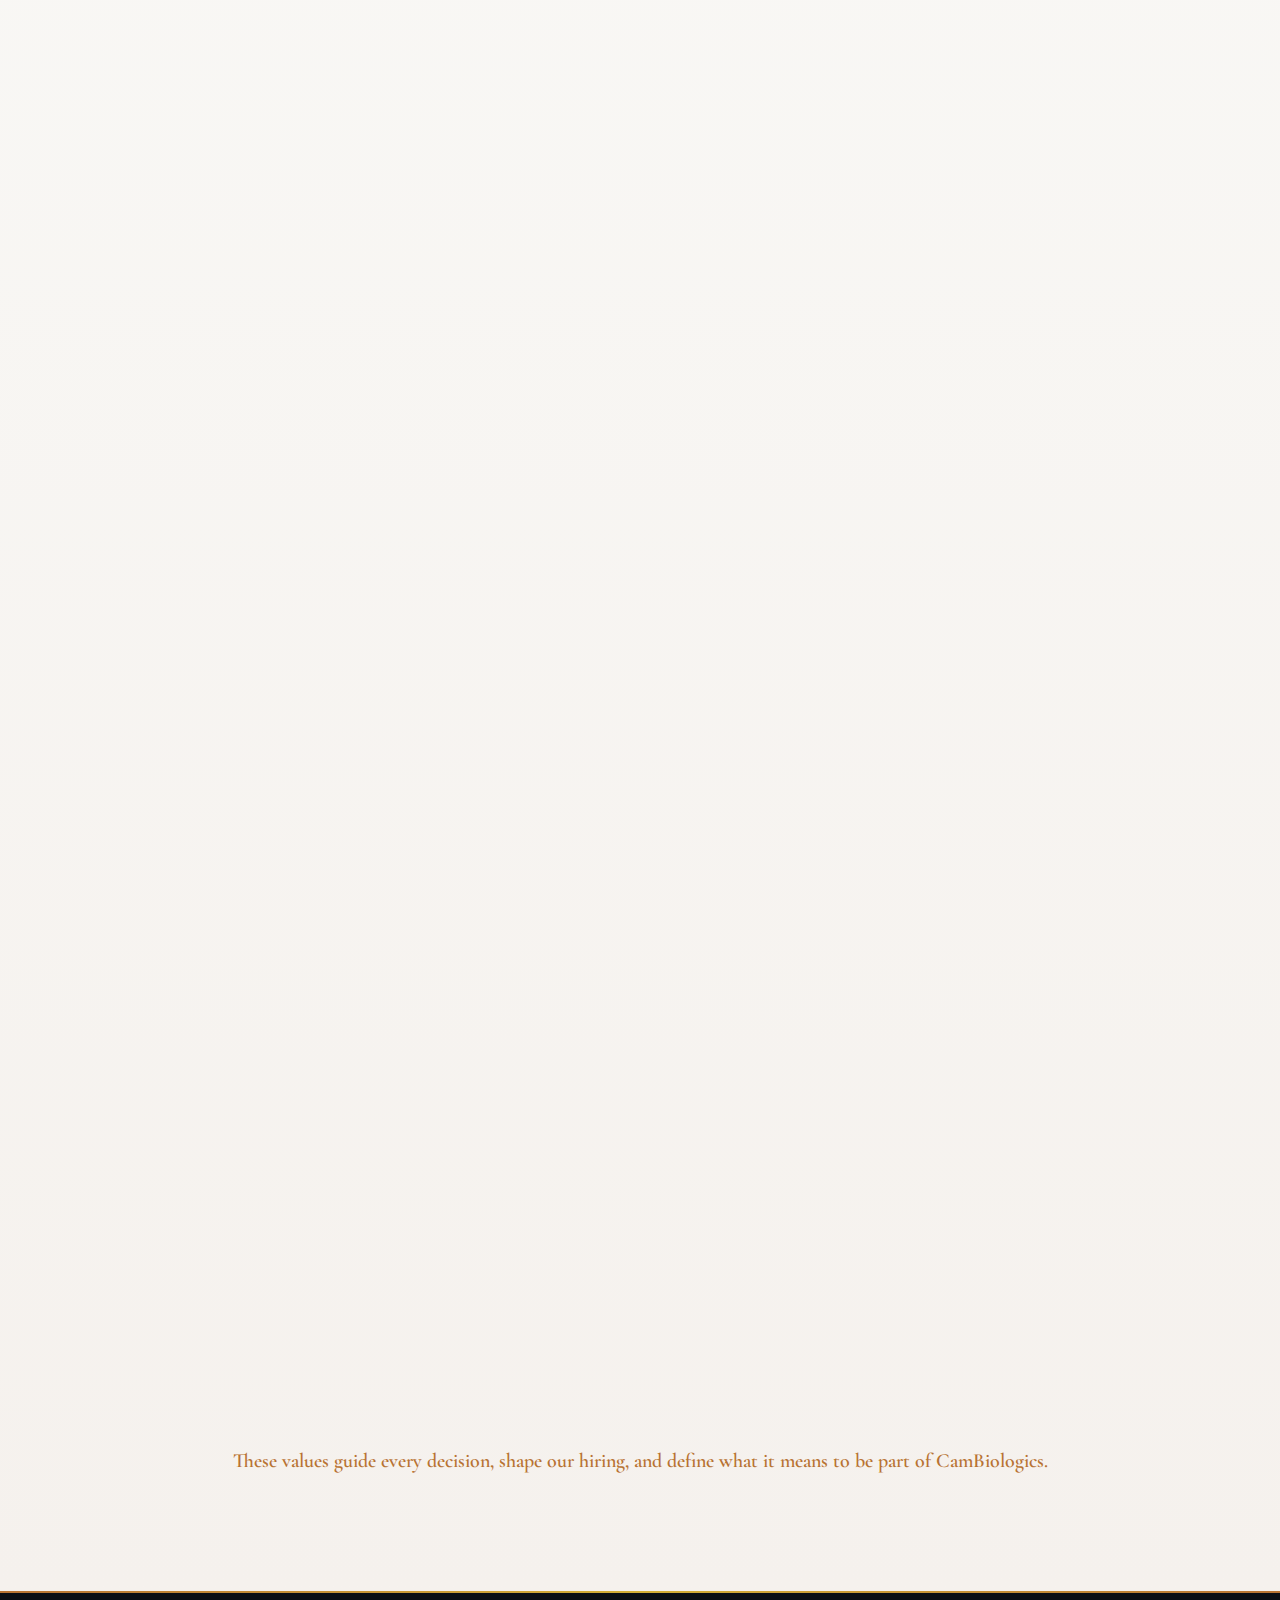
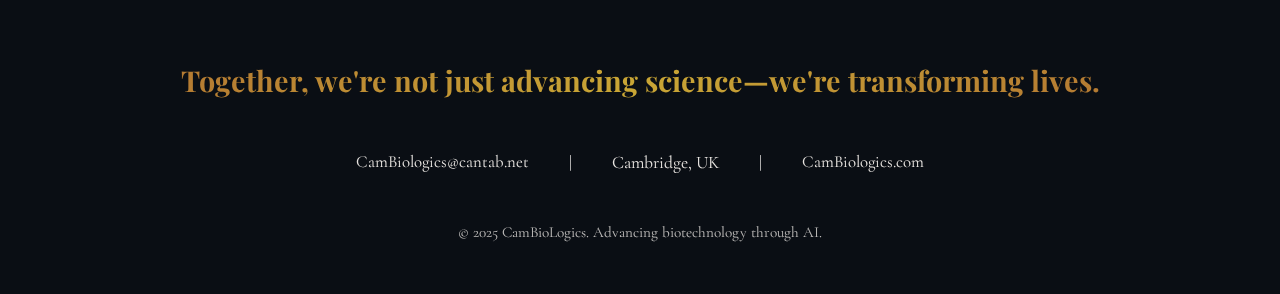
<file: cambiologics-biotech-website.html>
<!DOCTYPE html>
<html lang="en">
<head>
    <meta charset="UTF-8">
    <meta name="viewport" content="width=device-width, initial-scale=1.0">
    <title>CamBioLogics - Innovative Biotechnology Solutions</title>
    <link href="https://fonts.googleapis.com/css2?family=Playfair+Display:wght@400;600;700;800&family=Cormorant+Garamond:wght@300;400;500;600&display=swap" rel="stylesheet">
    <style>
        :root {
            --deep-navy: #0f1419;
            --rich-blue: #1a3a52;
            --teal-accent: #2c5f6f;
            --copper: #b87333;
            --gold: #d4af37;
            --soft-cream: #f5f1ed;
            --ivory: #fafaf8;
            --midnight: #0a0e14;
            --sage: #8b9d83;
            --gradient-primary: linear-gradient(135deg, #1a3a52 0%, #2c5f6f 50%, #3d7a8a 100%);
            --gradient-accent: linear-gradient(135deg, #b87333 0%, #d4af37 50%, #b87333 100%);
        }

        * {
            margin: 0;
            padding: 0;
            box-sizing: border-box;
        }

        body {
            font-family: 'Cormorant Garamond', serif;
            color: var(--rich-blue);
            background: var(--ivory);
            line-height: 1.8;
            overflow-x: hidden;
        }

        /* Molecular background pattern */
        .molecular-bg {
            position: fixed;
            top: 0;
            left: 0;
            width: 100%;
            height: 100%;
            z-index: -1;
            opacity: 0.03;
            background-image: 
                radial-gradient(circle at 20% 50%, var(--rich-blue) 3px, transparent 3px),
                radial-gradient(circle at 80% 80%, var(--teal-accent) 2px, transparent 2px),
                radial-gradient(circle at 40% 20%, var(--copper) 2px, transparent 2px);
            background-size: 120px 80px, 180px 120px, 100px 70px;
            animation: molecularFloat 80s linear infinite;
        }

        @keyframes molecularFloat {
            0% { transform: translate(0, 0) rotate(0deg); }
            100% { transform: translate(-30px, -30px) rotate(360deg); }
        }

        /* Navigation */
        nav {
            position: fixed;
            top: 0;
            left: 0;
            right: 0;
            background: rgba(250, 250, 248, 0.97);
            backdrop-filter: blur(15px);
            padding: 1.5rem 4rem;
            display: flex;
            justify-content: space-between;
            align-items: center;
            z-index: 1000;
            box-shadow: 0 2px 30px rgba(26, 58, 82, 0.1);
            animation: slideDown 0.8s ease-out;
            border-bottom: 1px solid rgba(184, 115, 51, 0.15);
        }

        @keyframes slideDown {
            from { transform: translateY(-100%); opacity: 0; }
            to { transform: translateY(0); opacity: 1; }
        }

        .logo {
            font-family: 'Playfair Display', serif;
            font-size: 2.2rem;
            font-weight: 800;
            background: var(--gradient-primary);
            -webkit-background-clip: text;
            -webkit-text-fill-color: transparent;
            background-clip: text;
            letter-spacing: 0.5px;
        }

        .nav-links {
            display: flex;
            gap: 3rem;
            list-style: none;
            align-items: center;
        }

        .nav-links a {
            text-decoration: none;
            color: var(--rich-blue);
            font-weight: 500;
            font-size: 1.05rem;
            position: relative;
            transition: all 0.4s ease;
            letter-spacing: 0.5px;
        }

        .nav-links a::after {
            content: '';
            position: absolute;
            bottom: -5px;
            left: 0;
            width: 0;
            height: 2px;
            background: var(--gradient-accent);
            transition: width 0.4s ease;
        }

        .nav-links a:hover {
            color: var(--copper);
            transform: translateY(-2px);
        }

        .nav-links a:hover::after {
            width: 100%;
        }

        .nav-links a.login-btn {
            background: var(--gradient-accent);
            color: white !important;
            -webkit-text-fill-color: white;
            padding: 0.5rem 1.5rem;
            border-radius: 25px;
            font-weight: 600;
            letter-spacing: 0.3px;
            transition: all 0.4s ease;
            box-shadow: 0 2px 10px rgba(184, 115, 51, 0.25);
        }

        .nav-links a.login-btn:hover {
            transform: translateY(-2px);
            box-shadow: 0 4px 18px rgba(184, 115, 51, 0.4);
        }

        .nav-links a.login-btn::after {
            display: none;
        }

        .dropdown {
            position: relative;
        }

        .dropdown-content {
            display: none;
            position: absolute;
            top: 100%;
            left: -20px;
            background: rgba(250, 250, 248, 0.98);
            backdrop-filter: blur(10px);
            min-width: 320px;
            box-shadow: 0 10px 40px rgba(26, 58, 82, 0.15);
            border-radius: 12px;
            padding: 1.5rem 0;
            margin-top: 1rem;
            animation: fadeInUp 0.4s ease;
            border: 1px solid rgba(184, 115, 51, 0.15);
        }

        @keyframes fadeInUp {
            from { opacity: 0; transform: translateY(15px); }
            to { opacity: 1; transform: translateY(0); }
        }

        .dropdown:hover .dropdown-content {
            display: block;
        }

        .dropdown-content a {
            display: block;
            padding: 1rem 2rem;
            color: var(--rich-blue);
            font-size: 1rem;
            transition: all 0.3s ease;
        }

        .dropdown-content a:hover {
            background: linear-gradient(90deg, rgba(184, 115, 51, 0.08) 0%, transparent 100%);
            padding-left: 2.5rem;
        }

        /* Hero Section */
        .hero {
            margin-top: 100px;
            padding: 6rem 4rem 5rem;
            position: relative;
            display: grid;
            grid-template-columns: 1fr 1fr;
            gap: 5rem;
            align-items: center;
            background: linear-gradient(135deg, var(--ivory) 0%, var(--soft-cream) 100%);
        }

        .hero-content {
            animation: fadeIn 1.2s ease-out 0.3s both;
        }

        .hero-visual {
            position: relative;
            height: 550px;
            animation: fadeIn 1.2s ease-out 0.6s both;
        }

        .biotech-container {
            position: relative;
            width: 100%;
            height: 100%;
        }

        .circuit-line {
            stroke: var(--teal-accent);
            stroke-width: 2.5;
            fill: none;
            stroke-dasharray: 1500;
            stroke-dashoffset: 1500;
            animation: drawLine 4s ease-out forwards;
            filter: drop-shadow(0 0 8px rgba(44, 95, 111, 0.3));
        }

        @keyframes drawLine {
            to { stroke-dashoffset: 0; }
        }

        .neural-node {
            fill: var(--rich-blue);
            animation: pulse-node 3s ease-in-out infinite;
            filter: drop-shadow(0 3px 6px rgba(26, 58, 82, 0.3));
        }

        @keyframes pulse-node {
            0%, 100% { opacity: 0.7; transform: scale(1); }
            50% { opacity: 1; transform: scale(1.15); }
        }

        .dna-strand {
            stroke: var(--rich-blue);
            stroke-width: 3;
            fill: none;
            animation: float 5s ease-in-out infinite;
        }

        @keyframes float {
            0%, 100% { transform: translateY(0px) rotate(0deg); }
            50% { transform: translateY(-25px) rotate(5deg); }
        }

        .molecule {
            fill: var(--copper);
            opacity: 0.7;
            animation: pulse-molecule 4s ease-in-out infinite;
        }

        @keyframes pulse-molecule {
            0%, 100% { opacity: 0.6; transform: scale(1); }
            50% { opacity: 0.9; transform: scale(1.1); }
        }

        .gold-accent {
            fill: var(--gold);
            opacity: 0.5;
            animation: shimmer 4s ease-in-out infinite;
        }

        @keyframes shimmer {
            0%, 100% { opacity: 0.4; }
            50% { opacity: 0.7; }
        }

        @keyframes fadeIn {
            from { opacity: 0; transform: translateY(40px); }
            to { opacity: 1; transform: translateY(0); }
        }

        .hero h1 {
            font-family: 'Playfair Display', serif;
            font-size: 4.5rem;
            font-weight: 800;
            margin-bottom: 2rem;
            background: var(--gradient-primary);
            -webkit-background-clip: text;
            -webkit-text-fill-color: transparent;
            background-clip: text;
            line-height: 1.15;
            animation: fadeIn 1.2s ease-out 0.5s both;
            letter-spacing: -1px;
        }

        .hero-description {
            font-size: 1.2rem;
            line-height: 2;
            color: var(--rich-blue);
            margin-bottom: 2rem;
            opacity: 0.95;
            max-width: 950px;
            animation: fadeIn 1.2s ease-out 0.8s both;
        }

        .hero-description strong {
            color: var(--copper);
            font-weight: 600;
        }

        /* Accent shape */
        .accent-shape {
            position: absolute;
            right: 8%;
            top: 25%;
            width: 450px;
            height: 450px;
            background: radial-gradient(circle, rgba(184, 115, 51, 0.12) 0%, transparent 70%);
            border-radius: 50%;
            filter: blur(100px);
            z-index: -1;
            animation: pulse-accent 10s ease-in-out infinite;
        }

        @keyframes pulse-accent {
            0%, 100% { transform: scale(1); opacity: 0.3; }
            50% { transform: scale(1.3); opacity: 0.5; }
        }

        /* Platforms Section */
        .platforms-section {
            padding: 7rem 4rem;
            background: white;
            position: relative;
            overflow: hidden;
        }

        .platforms-section::before {
            content: '';
            position: absolute;
            top: 0;
            left: 0;
            width: 100%;
            height: 100%;
            background: 
                linear-gradient(135deg, transparent 0%, rgba(184, 115, 51, 0.04) 50%, transparent 100%);
            pointer-events: none;
        }

        .platforms-grid {
            display: grid;
            grid-template-columns: repeat(auto-fit, minmax(350px, 1fr));
            gap: 3rem;
            max-width: 1300px;
            margin: 5rem auto 0;
        }

        .platform-card {
            background: linear-gradient(135deg, var(--soft-cream) 0%, var(--ivory) 100%);
            border-radius: 24px;
            padding: 3.5rem 3rem;
            box-shadow: 0 12px 45px rgba(26, 58, 82, 0.12);
            transition: all 0.5s ease;
            position: relative;
            overflow: hidden;
            border: 1px solid rgba(184, 115, 51, 0.15);
        }

        .platform-card::before {
            content: '';
            position: absolute;
            top: 0;
            left: 0;
            width: 100%;
            height: 5px;
            background: var(--gradient-accent);
            transform: scaleX(0);
            transition: transform 0.5s ease;
        }

        .platform-card::after {
            content: '';
            position: absolute;
            bottom: -100%;
            right: -100%;
            width: 300px;
            height: 300px;
            background: radial-gradient(circle, rgba(184, 115, 51, 0.1) 0%, transparent 70%);
            border-radius: 50%;
            transition: all 0.6s ease;
        }

        .platform-card:hover {
            transform: translateY(-15px);
            box-shadow: 0 25px 70px rgba(26, 58, 82, 0.2);
        }

        .platform-card:hover::before {
            transform: scaleX(1);
        }

        .platform-card:hover::after {
            bottom: -20%;
            right: -20%;
        }

        .platform-icon {
            width: 90px;
            height: 90px;
            margin-bottom: 2rem;
            filter: drop-shadow(0 4px 10px rgba(26, 58, 82, 0.15));
        }

        .platform-title {
            font-family: 'Playfair Display', serif;
            font-size: 1.8rem;
            font-weight: 700;
            color: var(--rich-blue);
            margin-bottom: 1.2rem;
            position: relative;
            z-index: 1;
        }

        .platform-description {
            font-size: 1.1rem;
            line-height: 1.9;
            color: var(--teal-accent);
            opacity: 0.9;
            position: relative;
            z-index: 1;
        }

        .tech-badge {
            display: inline-block;
            padding: 0.5rem 1.2rem;
            background: linear-gradient(135deg, rgba(184, 115, 51, 0.15) 0%, rgba(184, 115, 51, 0.05) 100%);
            border-radius: 25px;
            font-size: 0.9rem;
            color: var(--copper);
            font-weight: 600;
            margin-top: 1.5rem;
            margin-right: 0.6rem;
            border: 1px solid rgba(184, 115, 51, 0.25);
            letter-spacing: 0.5px;
        }

        .values-container {
            max-width: 1300px;
            margin: 0 auto;
        }

        .section-title {
            font-family: 'Playfair Display', serif;
            font-size: 3.5rem;
            font-weight: 800;
            text-align: center;
            margin-bottom: 1.5rem;
            background: var(--gradient-primary);
            -webkit-background-clip: text;
            -webkit-text-fill-color: transparent;
            background-clip: text;
            animation: fadeIn 1s ease-out;
            letter-spacing: -0.5px;
        }

        .section-subtitle {
            text-align: center;
            font-size: 1.2rem;
            color: var(--copper);
            margin-bottom: 5rem;
            font-weight: 600;
            letter-spacing: 2px;
            text-transform: uppercase;
            animation: fadeIn 1s ease-out 0.2s both;
        }

        /* Core Values Section */
        .values-section {
            padding: 7rem 4rem;
            background: linear-gradient(180deg, var(--ivory) 0%, var(--soft-cream) 100%);
            position: relative;
            overflow: hidden;
        }

        .values-grid {
            display: grid;
            gap: 3.5rem;
        }

        .value-card {
            padding: 3.5rem;
            background: linear-gradient(135deg, rgba(250, 250, 248, 0.95) 0%, rgba(245, 241, 237, 0.95) 100%);
            border-radius: 20px;
            border-left: 5px solid var(--copper);
            box-shadow: 0 6px 25px rgba(26, 58, 82, 0.08);
            transition: all 0.4s ease;
            position: relative;
            overflow: hidden;
            animation: fadeIn 1s ease-out both;
            display: grid;
            grid-template-columns: 90px 1fr;
            gap: 2.5rem;
            align-items: start;
        }

        .value-icon {
            width: 75px;
            height: 75px;
            display: flex;
            align-items: center;
            justify-content: center;
            margin-top: 0.8rem;
        }

        .value-content {
            position: relative;
            z-index: 1;
        }

        .value-card:nth-child(1) { animation-delay: 0.4s; border-left-color: var(--copper); }
        .value-card:nth-child(2) { animation-delay: 0.5s; border-left-color: var(--teal-accent); }
        .value-card:nth-child(3) { animation-delay: 0.6s; border-left-color: var(--rich-blue); }
        .value-card:nth-child(4) { animation-delay: 0.7s; border-left-color: var(--gold); }
        .value-card:nth-child(5) { animation-delay: 0.8s; border-left-color: var(--sage); }

        .value-card::before {
            content: '';
            position: absolute;
            top: -60%;
            right: -60%;
            width: 250px;
            height: 250px;
            background: radial-gradient(circle, rgba(184, 115, 51, 0.12) 0%, transparent 70%);
            border-radius: 50%;
            transition: all 0.6s ease;
        }

        .value-card:hover {
            transform: translateX(12px);
            box-shadow: 0 12px 40px rgba(26, 58, 82, 0.15);
            border-left-width: 8px;
        }

        .value-card:hover::before {
            top: -25%;
            right: -25%;
        }

        .value-title {
            font-family: 'Playfair Display', serif;
            font-size: 1.8rem;
            font-weight: 700;
            color: var(--rich-blue);
            margin-bottom: 1.2rem;
            position: relative;
            z-index: 1;
        }

        .value-subtitle {
            font-size: 1.1rem;
            color: var(--copper);
            margin-bottom: 1.8rem;
            font-style: italic;
            font-weight: 500;
        }

        .value-description {
            font-size: 1.15rem;
            line-height: 1.9;
            color: var(--teal-accent);
            opacity: 0.9;
            position: relative;
            z-index: 1;
        }

        /* Footer */
        footer {
            background: var(--midnight);
            color: var(--soft-cream);
            padding: 4rem 4rem 3rem;
            text-align: center;
            position: relative;
            overflow: hidden;
        }

        footer::before {
            content: '';
            position: absolute;
            top: 0;
            left: 0;
            width: 100%;
            height: 2px;
            background: var(--gradient-accent);
        }

        .footer-content {
            max-width: 1300px;
            margin: 0 auto;
            font-size: 1.1rem;
            opacity: 0.95;
        }

        .footer-tagline {
            font-family: 'Playfair Display', serif;
            font-size: 1.8rem;
            margin-bottom: 2.5rem;
            font-weight: 700;
            background: var(--gradient-accent);
            -webkit-background-clip: text;
            -webkit-text-fill-color: transparent;
            background-clip: text;
        }

        .footer-links {
            display: flex;
            justify-content: center;
            gap: 2.5rem;
            margin-top: 2.5rem;
            flex-wrap: wrap;
        }

        .footer-links a {
            color: var(--soft-cream);
            text-decoration: none;
            transition: all 0.3s ease;
            font-size: 1.05rem;
        }

        .footer-links a:hover {
            color: var(--copper);
            transform: translateY(-2px);
        }

        /* Responsive Design */
        @media (max-width: 768px) {
            nav {
                padding: 1rem 2rem;
                flex-direction: column;
                gap: 1.2rem;
            }

            .logo {
                font-size: 1.8rem;
            }

            .nav-links {
                gap: 1.5rem;
                flex-wrap: wrap;
                justify-content: center;
                font-size: 0.95rem;
            }

            .hero {
                padding: 4rem 2rem 3rem;
                grid-template-columns: 1fr;
                gap: 2.5rem;
            }

            .hero-visual {
                height: 350px;
            }

            .hero h1 {
                font-size: 2.8rem;
            }

            .hero-description {
                font-size: 1.05rem;
            }

            .platforms-section, .values-section {
                padding: 5rem 2rem;
            }

            .section-title {
                font-size: 2.3rem;
            }

            .value-card {
                padding: 2.5rem;
                grid-template-columns: 1fr;
                gap: 1.5rem;
            }

            .value-icon {
                width: 65px;
                height: 65px;
            }

            .value-title {
                font-size: 1.5rem;
            }

            .platforms-grid {
                grid-template-columns: 1fr;
            }

            footer {
                padding: 3rem 2rem;
            }

            .accent-shape {
                width: 300px;
                height: 300px;
            }
        }

        /* Scroll reveal animations */
        .reveal {
            opacity: 0;
            transform: translateY(40px);
            transition: all 1s ease;
        }

        .reveal.active {
            opacity: 1;
            transform: translateY(0);
        }
    </style>
</head>
<body>
    <div class="molecular-bg"></div>

    <nav>
        <div class="logo">CamBioLogics</div>
        <ul class="nav-links">
            <li><a href="#home">Home</a></li>
            <li><a href="#about">About Us</a></li>
            <li class="dropdown">
                <a href="#platforms">Platforms ▾</a>
                <div class="dropdown-content">
                    <a href="#predict">PREDICT-mAb</a>
                    <a href="#cellcipher">CellCipher - Decoding cellular therapy</a>
                    <a href="#genspy">GenSpy - Revealing hidden genetic causes</a>
                    <a href="auth/dashboard.html">CARchitect - CAR Construct Designer</a>
                </div>
            </li>
            <li><a href="team.html">Team</a></li>
            <li><a href="contact.html">Contact Us</a></li>
            <li><a href="industry-updates.html" class="login-btn">Industry Updates</a></li>
        </ul>
    </nav>

    <section class="hero" id="home">
        <div class="accent-shape"></div>
        <div class="hero-content">
            <h1>CamBioLogics</h1>
            <div class="hero-description">
                <p style="margin-bottom: 1.5rem;">
                    CamBiologics is a <strong>Cambridge, UK-based biotechnology company</strong> founded on a singular conviction: today's most challenging biological problems demand collaborative intelligence that transcends traditional scientific boundaries. We unite world-class experts in computational biology, biophysics, structural biology, and bioengineering under one roof, working in concert toward a common goal—delivering innovative solutions that overcome the biological constraints limiting therapeutic development.
                </p>
                <p style="margin-bottom: 1.5rem;">
                    Our multidisciplinary approach bridges the gap between <strong>computational power and biological complexity</strong>, where AI algorithms work alongside wet-lab expertise, and structural insights inform engineering strategies. Rooted in Cambridge's world-leading scientific ecosystem, we harness the collective intelligence of diverse specialists who speak different scientific languages but share a unified mission: transforming intractable biological challenges into breakthrough therapies.
                </p>
                <p>
                    By integrating <strong>artificial intelligence with deep domain expertise</strong> across genetics, antibody engineering, cellular therapy, and rare disease diagnostics, we accelerate discovery timelines, enhance precision, and maximize impact—creating next-generation biologics solutions that are not just theoretically elegant, but clinically transformative and commercially viable.
                </p>
            </div>
        </div>
        
        <div class="hero-visual">
            <svg class="biotech-container" viewBox="0 0 500 500" xmlns="http://www.w3.org/2000/svg">
                <!-- DNA Double Helix -->
                <path class="circuit-line" d="M 100 50 Q 130 80 100 110 T 100 170 T 100 230 T 100 290" 
                      stroke-dasharray="8,4" style="animation-delay: 0s"/>
                <path class="circuit-line" d="M 140 50 Q 110 80 140 110 T 140 170 T 140 230 T 140 290" 
                      stroke-dasharray="8,4" style="animation-delay: 0.3s"/>
                
                <!-- Base pairs connecting helixes -->
                <line x1="100" y1="70" x2="140" y2="70" class="circuit-line" stroke-width="2" style="animation-delay: 0.5s"/>
                <line x1="100" y1="110" x2="140" y2="110" class="circuit-line" stroke-width="2" style="animation-delay: 0.6s"/>
                <line x1="100" y1="150" x2="140" y2="150" class="circuit-line" stroke-width="2" style="animation-delay: 0.7s"/>
                <line x1="100" y1="190" x2="140" y2="190" class="circuit-line" stroke-width="2" style="animation-delay: 0.8s"/>
                <line x1="100" y1="230" x2="140" y2="230" class="circuit-line" stroke-width="2" style="animation-delay: 0.9s"/>
                
                <!-- Neural Network Nodes -->
                <circle class="neural-node" cx="280" cy="100" r="16" style="animation-delay: 0s"/>
                <circle class="neural-node" cx="380" cy="140" r="13" style="animation-delay: 0.2s"/>
                <circle class="neural-node" cx="330" cy="190" r="18" style="animation-delay: 0.4s"/>
                <circle class="neural-node" cx="420" cy="240" r="15" style="animation-delay: 0.6s"/>
                <circle class="neural-node" cx="280" cy="290" r="17" style="animation-delay: 0.8s"/>
                <circle class="neural-node" cx="370" cy="340" r="14" style="animation-delay: 1s"/>
                
                <!-- Neural connections -->
                <line class="circuit-line" x1="280" y1="100" x2="380" y2="140" style="animation-delay: 0.3s" stroke-width="2"/>
                <line class="circuit-line" x1="380" y1="140" x2="330" y2="190" style="animation-delay: 0.5s" stroke-width="2"/>
                <line class="circuit-line" x1="330" y1="190" x2="420" y2="240" style="animation-delay: 0.7s" stroke-width="2"/>
                <line class="circuit-line" x1="330" y1="190" x2="280" y2="290" style="animation-delay: 0.9s" stroke-width="2"/>
                <line class="circuit-line" x1="420" y1="240" x2="370" y2="340" style="animation-delay: 1.1s" stroke-width="2"/>
                <line class="circuit-line" x1="280" y1="290" x2="370" y2="340" style="animation-delay: 1.3s" stroke-width="2"/>
                
                <!-- Molecule Structures -->
                <g class="molecule" style="animation-delay: 0s">
                    <circle cx="200" cy="130" r="9"/>
                    <circle cx="222" cy="147" r="7"/>
                    <circle cx="183" cy="147" r="7"/>
                    <line x1="200" y1="130" x2="222" y2="147" stroke="currentColor" stroke-width="2.5"/>
                    <line x1="200" y1="130" x2="183" y2="147" stroke="currentColor" stroke-width="2.5"/>
                </g>
                
                <g class="molecule" style="animation-delay: 1s">
                    <circle cx="440" cy="170" r="9"/>
                    <circle cx="462" cy="187" r="7"/>
                    <circle cx="423" cy="187" r="7"/>
                    <line x1="440" y1="170" x2="462" y2="187" stroke="currentColor" stroke-width="2.5"/>
                    <line x1="440" y1="170" x2="423" y2="187" stroke="currentColor" stroke-width="2.5"/>
                </g>
                
                <g class="molecule" style="animation-delay: 1.5s">
                    <circle cx="210" cy="380" r="9"/>
                    <circle cx="232" cy="397" r="7"/>
                    <circle cx="193" cy="397" r="7"/>
                    <line x1="210" y1="380" x2="232" y2="397" stroke="currentColor" stroke-width="2.5"/>
                    <line x1="210" y1="380" x2="193" y2="397" stroke="currentColor" stroke-width="2.5"/>
                </g>
                
                <!-- Antibody Y-shape -->
                <g class="dna-strand">
                    <path d="M 250 360 L 250 380 M 250 380 L 230 410 M 250 380 L 270 410" 
                          stroke="var(--rich-blue)" stroke-width="4" fill="none" stroke-linecap="round"/>
                    <circle cx="250" cy="360" r="10" fill="var(--teal-accent)"/>
                    <circle cx="230" cy="410" r="10" fill="var(--copper)" opacity="0.8"/>
                    <circle cx="270" cy="410" r="10" fill="var(--copper)" opacity="0.8"/>
                    <circle cx="250" cy="380" r="7" fill="var(--gold)" opacity="0.7"/>
                </g>
                
                <!-- Gold accent particles -->
                <circle class="gold-accent" cx="180" cy="80" r="8" style="animation-delay: 0s"/>
                <circle class="gold-accent" cx="360" cy="110" r="6" style="animation-delay: 0.5s"/>
                <circle class="gold-accent" cx="150" cy="320" r="10" style="animation-delay: 1s"/>
                <circle class="gold-accent" cx="440" cy="300" r="7" style="animation-delay: 1.5s"/>
                
                <!-- AI chip representation -->
                <rect x="180" y="240" width="70" height="70" rx="10" fill="none" 
                      stroke="var(--teal-accent)" stroke-width="2.5" opacity="0.6"/>
                <line x1="197" y1="240" x2="197" y2="227" stroke="var(--teal-accent)" stroke-width="2.5" opacity="0.5"/>
                <line x1="230" y1="240" x2="230" y2="227" stroke="var(--teal-accent)" stroke-width="2.5" opacity="0.5"/>
                <line x1="180" y1="258" x2="167" y2="258" stroke="var(--teal-accent)" stroke-width="2.5" opacity="0.5"/>
                <line x1="180" y1="292" x2="167" y2="292" stroke="var(--teal-accent)" stroke-width="2.5" opacity="0.5"/>
                <line x1="250" y1="258" x2="263" y2="258" stroke="var(--teal-accent)" stroke-width="2.5" opacity="0.5"/>
                <line x1="250" y1="292" x2="263" y2="292" stroke="var(--teal-accent)" stroke-width="2.5" opacity="0.5"/>
                <line x1="197" y1="310" x2="197" y2="323" stroke="var(--teal-accent)" stroke-width="2.5" opacity="0.5"/>
                <line x1="230" y1="310" x2="230" y2="323" stroke="var(--teal-accent)" stroke-width="2.5" opacity="0.5"/>
                
                <!-- Data flow particles -->
                <circle class="neural-node" cx="300" cy="160" r="5" style="animation-delay: 0.5s"/>
                <circle class="neural-node" cx="345" cy="210" r="5" style="animation-delay: 0.7s"/>
                <circle class="neural-node" cx="390" cy="270" r="5" style="animation-delay: 0.9s"/>
            </svg>
        </div>
    </section>

    <section class="platforms-section" id="platforms">
        <div class="values-container">
            <h2 class="section-title">Our Platforms</h2>
            <p class="section-subtitle">AI-Powered Biotechnology Solutions</p>
            
            <div class="platforms-grid">
                <div class="platform-card reveal">
                    <svg class="platform-icon" viewBox="0 0 90 90" xmlns="http://www.w3.org/2000/svg">
                        <!-- Antibody Y-shape -->
                        <path d="M 45 22 L 45 40 M 45 40 L 28 62 M 45 40 L 62 62" 
                              stroke="var(--rich-blue)" stroke-width="5" fill="none" stroke-linecap="round"/>
                        <circle cx="45" cy="22" r="10" fill="var(--teal-accent)"/>
                        <circle cx="28" cy="62" r="10" fill="var(--copper)"/>
                        <circle cx="62" cy="62" r="10" fill="var(--copper)"/>
                        <circle cx="45" cy="40" r="7" fill="var(--gold)"/>
                        <!-- AI circuit overlay -->
                        <path d="M 15 28 L 22 35 L 29 28" stroke="var(--teal-accent)" stroke-width="2.5" fill="none" opacity="0.6"/>
                        <path d="M 75 28 L 68 35 L 61 28" stroke="var(--teal-accent)" stroke-width="2.5" fill="none" opacity="0.6"/>
                    </svg>
                    <h3 class="platform-title">PREDICT-mAb</h3>
                    <p class="platform-description">
                        Advanced machine learning algorithms predict antibody behavior and optimize therapeutic candidates, reducing development time and increasing success rates through computational precision.
                    </p>
                    <div>
                        <span class="tech-badge">AI/ML</span>
                        <span class="tech-badge">Antibody Engineering</span>
                    </div>
                </div>

                <div class="platform-card reveal" style="animation-delay: 0.2s">
                    <svg class="platform-icon" viewBox="0 0 90 90" xmlns="http://www.w3.org/2000/svg">
                        <!-- Cell representation -->
                        <circle cx="45" cy="45" r="32" fill="none" stroke="var(--rich-blue)" stroke-width="3.5"/>
                        <circle cx="45" cy="45" r="20" fill="none" stroke="var(--teal-accent)" stroke-width="2.5"/>
                        <!-- Neural network inside -->
                        <circle cx="33" cy="33" r="4" fill="var(--teal-accent)"/>
                        <circle cx="57" cy="33" r="4" fill="var(--teal-accent)"/>
                        <circle cx="45" cy="50" r="4" fill="var(--teal-accent)"/>
                        <circle cx="33" cy="57" r="4" fill="var(--copper)"/>
                        <circle cx="57" cy="57" r="4" fill="var(--copper)"/>
                        <line x1="33" y1="33" x2="45" y2="50" stroke="var(--teal-accent)" stroke-width="2" opacity="0.6"/>
                        <line x1="57" y1="33" x2="45" y2="50" stroke="var(--teal-accent)" stroke-width="2" opacity="0.6"/>
                        <line x1="45" y1="50" x2="33" y2="57" stroke="var(--teal-accent)" stroke-width="2" opacity="0.6"/>
                        <line x1="45" y1="50" x2="57" y2="57" stroke="var(--teal-accent)" stroke-width="2" opacity="0.6"/>
                    </svg>
                    <h3 class="platform-title">CellCipher</h3>
                    <p class="platform-description">
                        Decoding cellular therapy through deep learning analysis of cell behavior, enabling precision medicine and personalized treatment approaches for complex diseases.
                    </p>
                    <div>
                        <span class="tech-badge">Deep Learning</span>
                        <span class="tech-badge">Cell Therapy</span>
                    </div>
                </div>

                <div class="platform-card reveal" style="animation-delay: 0.4s">
                    <svg class="platform-icon" viewBox="0 0 90 90" xmlns="http://www.w3.org/2000/svg">
                        <!-- DNA Double Helix -->
                        <path d="M 28 18 Q 38 28 28 38 T 28 58 T 28 78" 
                              stroke="var(--rich-blue)" stroke-width="3.5" fill="none"/>
                        <path d="M 62 18 Q 52 28 62 38 T 62 58 T 62 78" 
                              stroke="var(--rich-blue)" stroke-width="3.5" fill="none"/>
                        <!-- Base pairs -->
                        <line x1="28" y1="23" x2="62" y2="23" stroke="var(--teal-accent)" stroke-width="2.5"/>
                        <line x1="28" y1="38" x2="62" y2="38" stroke="var(--copper)" stroke-width="2.5"/>
                        <line x1="28" y1="53" x2="62" y2="53" stroke="var(--gold)" stroke-width="2.5"/>
                        <line x1="28" y1="68" x2="62" y2="68" stroke="var(--teal-accent)" stroke-width="2.5"/>
                        <!-- Magnifying glass (AI analysis) -->
                        <circle cx="65" cy="60" r="12" fill="none" stroke="var(--copper)" stroke-width="3"/>
                        <line x1="73" y1="68" x2="80" y2="75" stroke="var(--copper)" stroke-width="3" stroke-linecap="round"/>
                    </svg>
                    <h3 class="platform-title">GenSpy</h3>
                    <p class="platform-description">
                        Revealing hidden genetic causes of rare diseases through AI-powered genomic analysis, bringing hope and answers to undiagnosed patients and their families.
                    </p>
                    <div>
                        <span class="tech-badge">Genomics</span>
                        <span class="tech-badge">AI Diagnostics</span>
                    </div>
                </div>
            </div>
        </div>
    </section>

    <section class="values-section" id="about">
        <div class="values-container">
            <h2 class="section-title">Our Core Values</h2>
            <p class="section-subtitle">The Principles That Drive Us</p>
            
            <div class="values-grid">
                <div class="value-card reveal">
                    <div class="value-icon">
                        <svg viewBox="0 0 75 75" xmlns="http://www.w3.org/2000/svg">
                            <!-- Interconnected nodes representing collaboration -->
                            <circle cx="37" cy="22" r="9" fill="var(--teal-accent)" opacity="0.8"/>
                            <circle cx="18" cy="53" r="9" fill="var(--copper)" opacity="0.8"/>
                            <circle cx="56" cy="53" r="9" fill="var(--rich-blue)" opacity="0.8"/>
                            <line x1="37" y1="22" x2="18" y2="53" stroke="var(--teal-accent)" stroke-width="3.5" opacity="0.6"/>
                            <line x1="37" y1="22" x2="56" y2="53" stroke="var(--teal-accent)" stroke-width="3.5" opacity="0.6"/>
                            <line x1="18" y1="53" x2="56" y2="53" stroke="var(--teal-accent)" stroke-width="3.5" opacity="0.6"/>
                        </svg>
                    </div>
                    <div class="value-content">
                        <h3 class="value-title">Interdisciplinary Excellence</h3>
                        <p class="value-subtitle">Breaking silos to build breakthrough solutions</p>
                        <p class="value-description">
                            We unite computational scientists, biophysicists, structural biologists, and engineers in true collaboration—not parallel work, but integrated problem-solving where diverse expertise converges.
                        </p>
                    </div>
                </div>

                <div class="value-card reveal">
                    <div class="value-icon">
                        <svg viewBox="0 0 75 75" xmlns="http://www.w3.org/2000/svg">
                            <!-- Microscope/Lab flask representing rigor -->
                            <path d="M 27 17 L 27 32 L 22 48 L 22 58 Q 22 63 27 63 L 48 63 Q 53 63 53 58 L 53 48 L 48 32 L 48 17" 
                                  fill="none" stroke="var(--rich-blue)" stroke-width="3.5" stroke-linejoin="round"/>
                            <line x1="22" y1="17" x2="53" y2="17" stroke="var(--rich-blue)" stroke-width="3.5" stroke-linecap="round"/>
                            <circle cx="37" cy="48" r="7" fill="var(--teal-accent)" opacity="0.7"/>
                            <path d="M 29 53 Q 37 51 45 53" stroke="var(--copper)" stroke-width="2.5" fill="none"/>
                        </svg>
                    </div>
                    <div class="value-content">
                        <h3 class="value-title">Scientific Rigor & Transparency</h3>
                        <p class="value-subtitle">Bold innovation grounded in honest validation</p>
                        <p class="value-description">
                            We tackle problems others consider unsolvable—rare diseases without diagnoses, resistant solid tumors, unoptimizable antibodies—with audacious thinking and methodical validation.
                        </p>
                    </div>
                </div>

                <div class="value-card reveal">
                    <div class="value-icon">
                        <svg viewBox="0 0 75 75" xmlns="http://www.w3.org/2000/svg">
                            <!-- Speedometer/gauge with growth arrow -->
                            <path d="M 17 48 A 22 22 0 0 1 58 48" fill="none" 
                                  stroke="var(--teal-accent)" stroke-width="3.5" stroke-linecap="round"/>
                            <circle cx="37" cy="48" r="5" fill="var(--rich-blue)"/>
                            <line x1="37" y1="48" x2="51" y2="34" stroke="var(--copper)" stroke-width="3.5" stroke-linecap="round"/>
                            <!-- Progress indicators -->
                            <line x1="17" y1="48" x2="17" y2="54" stroke="var(--gold)" stroke-width="2.5"/>
                            <line x1="27" y1="34" x2="27" y2="40" stroke="var(--gold)" stroke-width="2.5"/>
                            <line x1="37" y1="26" x2="37" y2="32" stroke="var(--gold)" stroke-width="2.5"/>
                            <line x1="47" y1="34" x2="47" y2="40" stroke="var(--gold)" stroke-width="2.5"/>
                            <line x1="58" y1="48" x2="58" y2="54" stroke="var(--gold)" stroke-width="2.5"/>
                        </svg>
                    </div>
                    <div class="value-content">
                        <h3 class="value-title">Purposeful Speed & Sustainable Growth</h3>
                        <p class="value-subtitle">Urgent action with long-term vision</p>
                        <p class="value-description">
                            Patients can't wait for unnecessary delays, but speed never compromises quality or burns out our team. We operate with intelligent urgency—making decisions quickly, automating routine tasks, testing hypotheses rapidly through parallel workflows, and accelerating timelines without cutting essential validation steps.
                        </p>
                    </div>
                </div>

                <div class="value-card reveal">
                    <div class="value-icon">
                        <svg viewBox="0 0 75 75" xmlns="http://www.w3.org/2000/svg">
                            <!-- Heart with pulse line -->
                            <path d="M 37 58 L 22 43 Q 17 38 17 30 Q 17 22 24 20 Q 30 18 37 24 Q 44 18 50 20 Q 58 22 58 30 Q 58 38 53 43 Z" 
                                  fill="var(--copper)" opacity="0.7"/>
                            <path d="M 17 38 L 24 38 L 28 30 L 34 45 L 40 34 L 44 38 L 58 38" 
                                  fill="none" stroke="white" stroke-width="3" stroke-linecap="round" stroke-linejoin="round"/>
                        </svg>
                    </div>
                    <div class="value-content">
                        <h3 class="value-title">Patient-Centered Impact</h3>
                        <p class="value-subtitle">Every discovery serves a human need</p>
                        <p class="value-description">
                            Behind every algorithm is a patient awaiting diagnosis, behind every optimized antibody is a family seeking treatment, behind every cellular therapy is someone fighting for life.
                        </p>
                    </div>
                </div>

                <div class="value-card reveal">
                    <div class="value-icon">
                        <svg viewBox="0 0 75 75" xmlns="http://www.w3.org/2000/svg">
                            <!-- Multiple people/team representation -->
                            <circle cx="27" cy="27" r="9" fill="var(--teal-accent)" opacity="0.8"/>
                            <path d="M 17 48 Q 17 37 27 37 Q 37 37 37 48 L 37 53 L 17 53 Z" 
                                  fill="var(--copper)" opacity="0.6"/>
                            
                            <circle cx="48" cy="27" r="9" fill="var(--rich-blue)" opacity="0.8"/>
                            <path d="M 38 48 Q 38 37 48 37 Q 58 37 58 48 L 58 53 L 38 53 Z" 
                                  fill="var(--copper)" opacity="0.6"/>
                            
                            <circle cx="37" cy="38" r="8" fill="var(--gold)" opacity="0.8"/>
                            <path d="M 28 58 Q 28 49 37 49 Q 46 49 46 58 L 46 61 L 28 61 Z" 
                                  fill="var(--rich-blue)" opacity="0.6"/>
                        </svg>
                    </div>
                    <div class="value-content">
                        <h3 class="value-title">Inclusive Collaboration & Mutual Respect</h3>
                        <p class="value-subtitle">Diverse perspectives drive exceptional science</p>
                        <p class="value-description">
                            Breakthrough discoveries require diverse thinking—different academic backgrounds, varied experiences, and perspectives shaped by unique identities and cultures.
                        </p>
                    </div>
                </div>
            </div>

            <div style="margin-top: 4.5rem; text-align: center; font-size: 1.25rem; color: var(--copper); font-weight: 600; line-height: 1.8;">
                These values guide every decision, shape our hiring, and define what it means to be part of CamBiologics.
            </div>
        </div>
    </section>

    <footer>
        <div class="footer-content">
            <div class="footer-tagline">Together, we're not just advancing science—we're transforming lives.</div>
            <div class="footer-links">
                <a href="mailto:CamBiologics@cantab.net">CamBiologics@cantab.net</a>
                <span>|</span>
                <span>Cambridge, UK</span>
                <span>|</span>
                <a href="http://CamBiologics.com">CamBiologics.com</a>
            </div>
            <div style="margin-top: 2.5rem; font-size: 0.95rem; opacity: 0.8;">
                © 2025 CamBioLogics. Advancing biotechnology through AI.
            </div>
        </div>
    </footer>

    <script>
        // Scroll reveal animation
        const revealElements = document.querySelectorAll('.reveal');
        
        const revealOnScroll = () => {
            const windowHeight = window.innerHeight;
            revealElements.forEach(element => {
                const elementTop = element.getBoundingClientRect().top;
                if (elementTop < windowHeight - 120) {
                    element.classList.add('active');
                }
            });
        };

        window.addEventListener('scroll', revealOnScroll);
        window.addEventListener('load', revealOnScroll);

        // Smooth scrolling for navigation links
        document.querySelectorAll('a[href^="#"]').forEach(anchor => {
            anchor.addEventListener('click', function (e) {
                e.preventDefault();
                const target = document.querySelector(this.getAttribute('href'));
                if (target) {
                    target.scrollIntoView({
                        behavior: 'smooth',
                        block: 'start'
                    });
                }
            });
        });

        // Parallax effect for accent shape
        window.addEventListener('scroll', () => {
            const scrolled = window.pageYOffset;
            const shape = document.querySelector('.accent-shape');
            if (shape) {
                shape.style.transform = `translateY(${scrolled * 0.25}px) scale(${1 + scrolled * 0.0001})`;
            }
        });

        // Add hover effect to platform cards for extra interactivity
        document.querySelectorAll('.platform-card').forEach(card => {
            card.addEventListener('mouseenter', function() {
                this.style.transform = 'translateY(-15px) scale(1.02)';
            });
            card.addEventListener('mouseleave', function() {
                this.style.transform = 'translateY(0) scale(1)';
            });
        });

        // Add subtle animation to value cards
        document.querySelectorAll('.value-card').forEach(card => {
            card.addEventListener('mouseenter', function() {
                const icon = this.querySelector('.value-icon svg');
                if (icon) {
                    icon.style.transform = 'scale(1.1) rotate(5deg)';
                    icon.style.transition = 'transform 0.4s ease';
                }
            });
            card.addEventListener('mouseleave', function() {
                const icon = this.querySelector('.value-icon svg');
                if (icon) {
                    icon.style.transform = 'scale(1) rotate(0deg)';
                }
            });
        });
    </script>
</body>
</html>
</file>
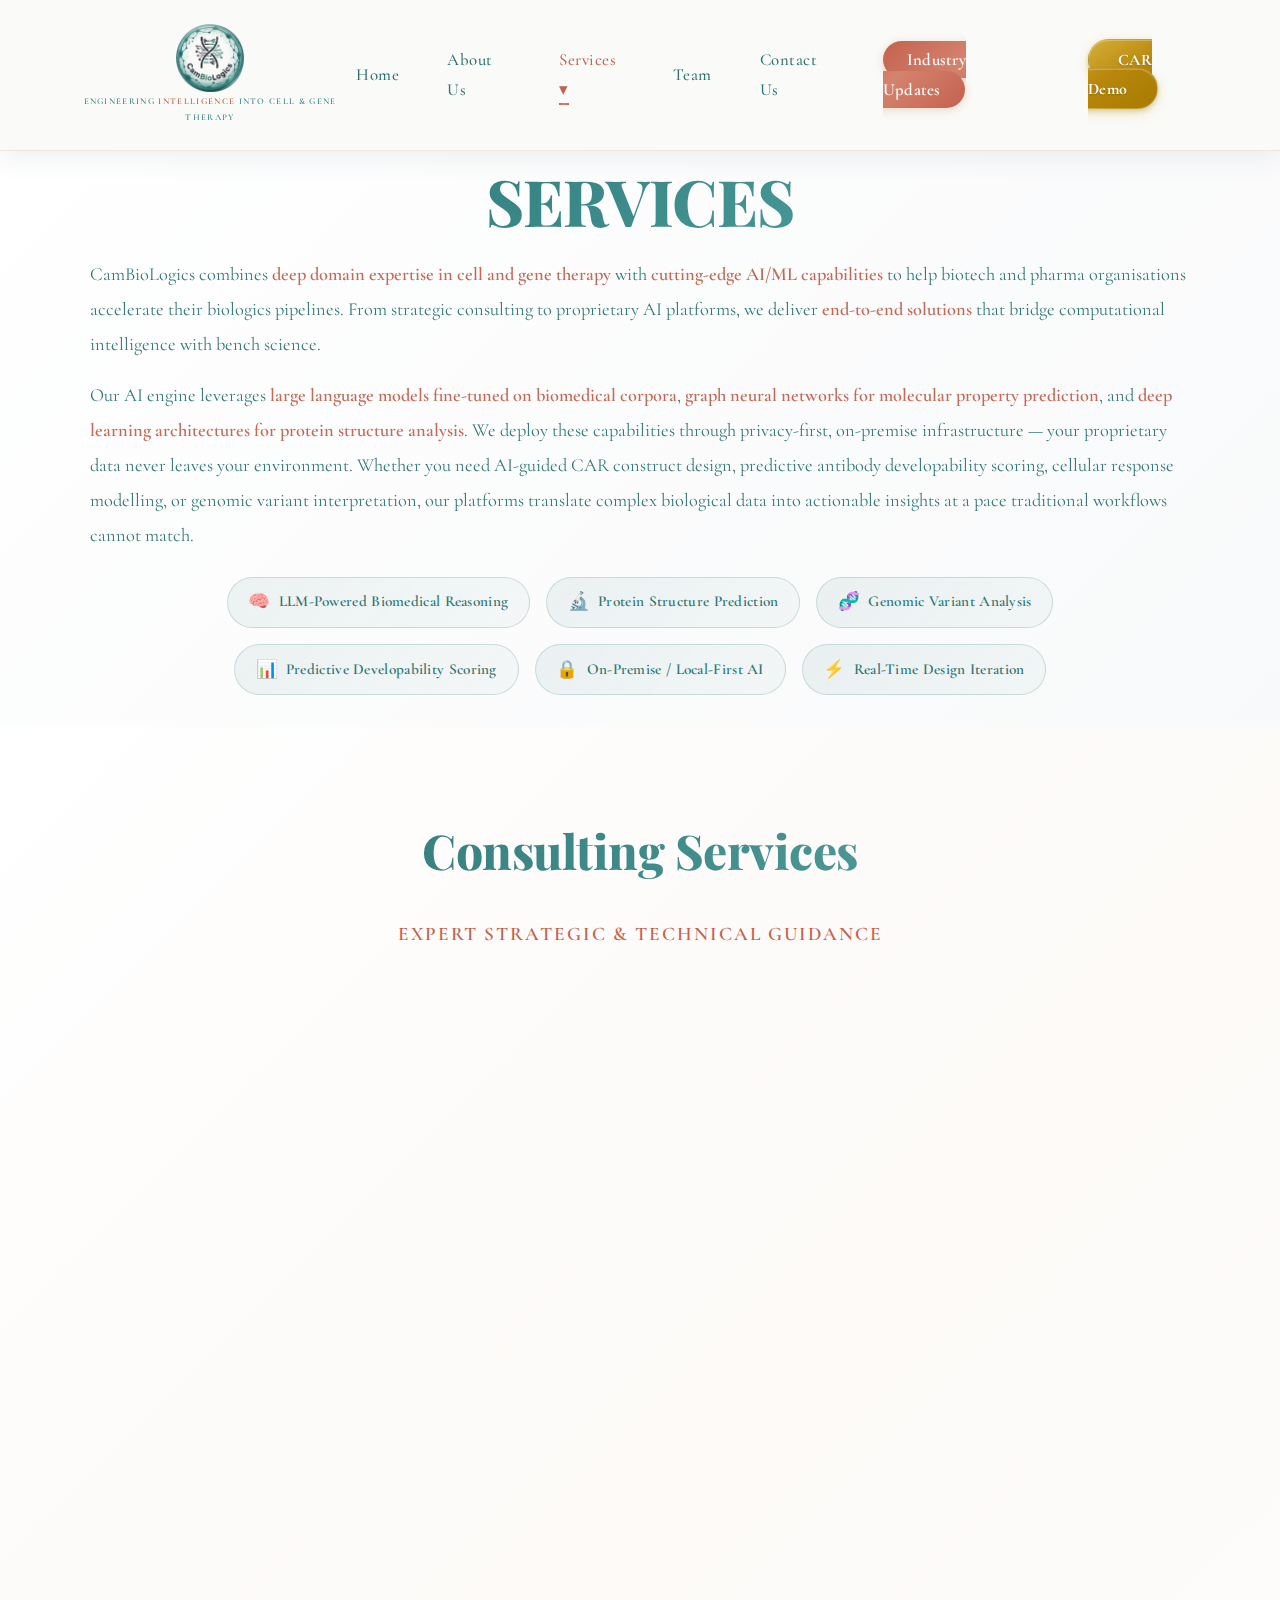
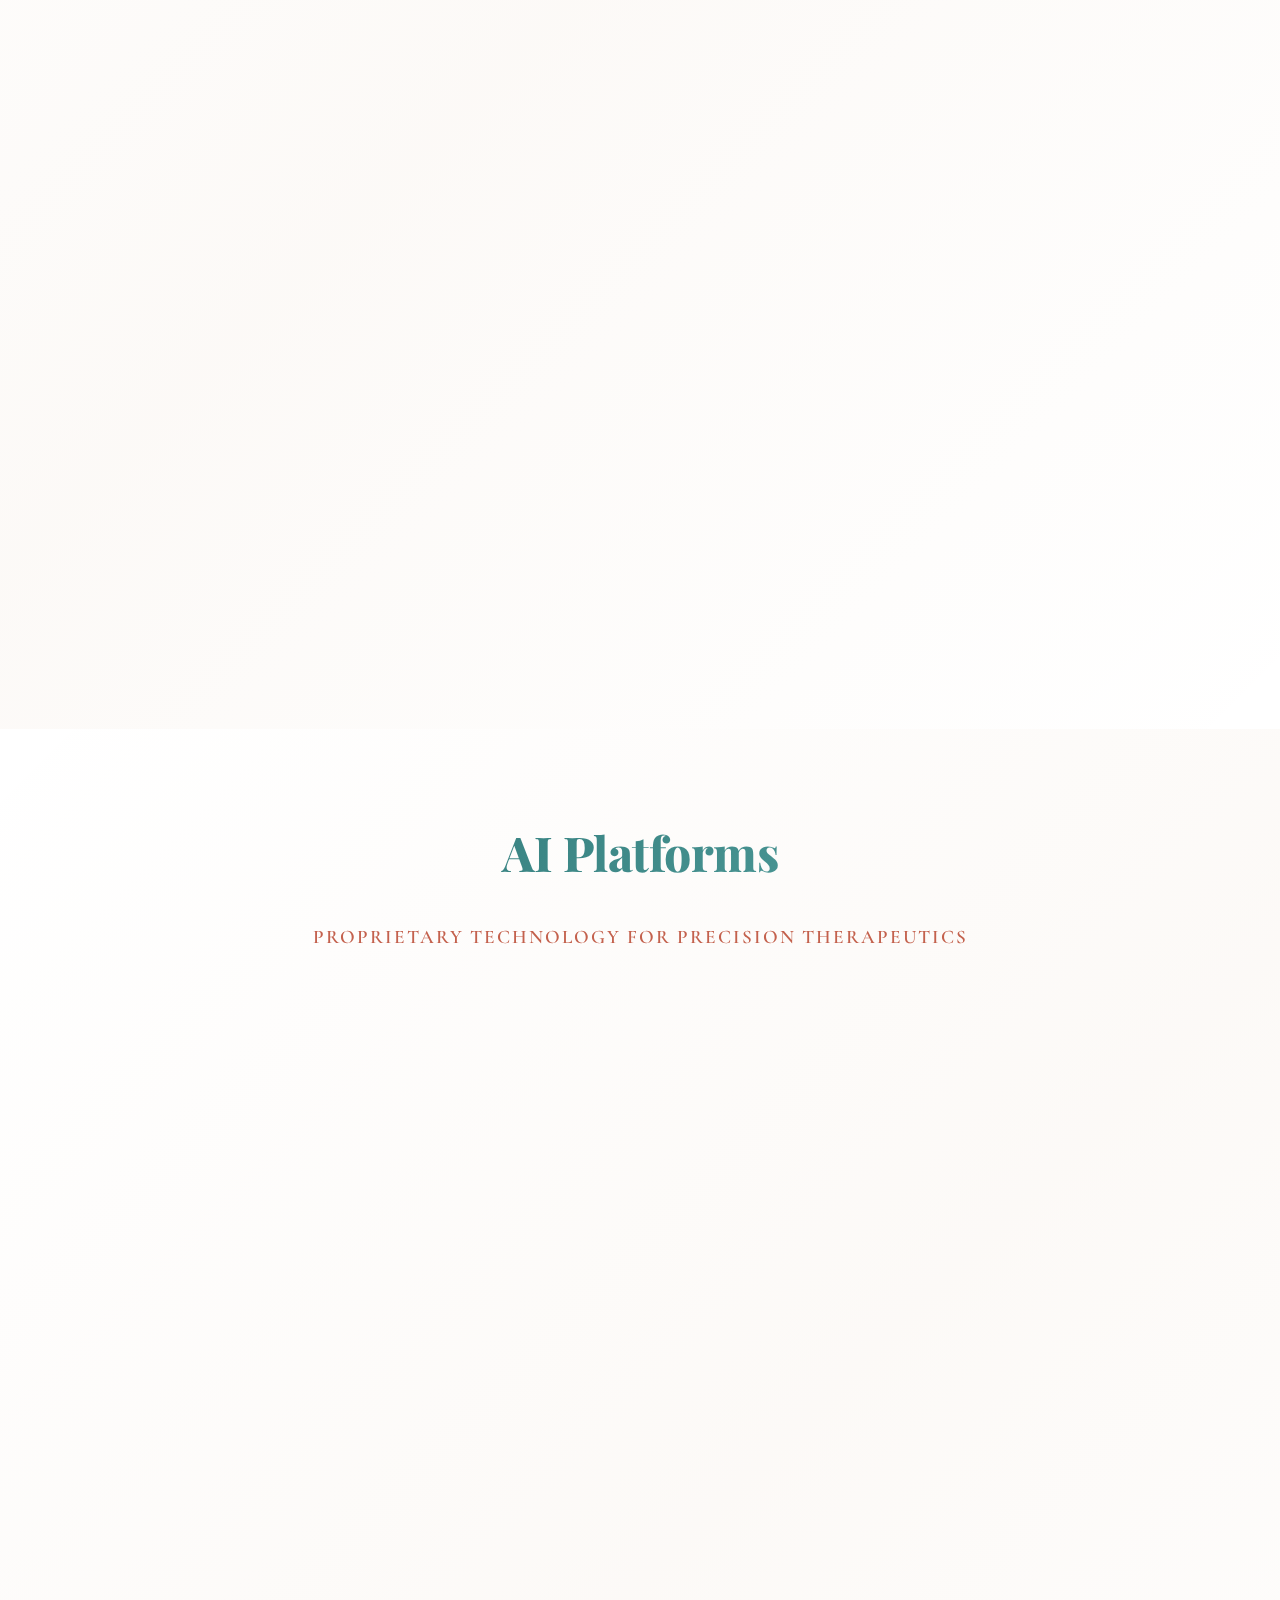
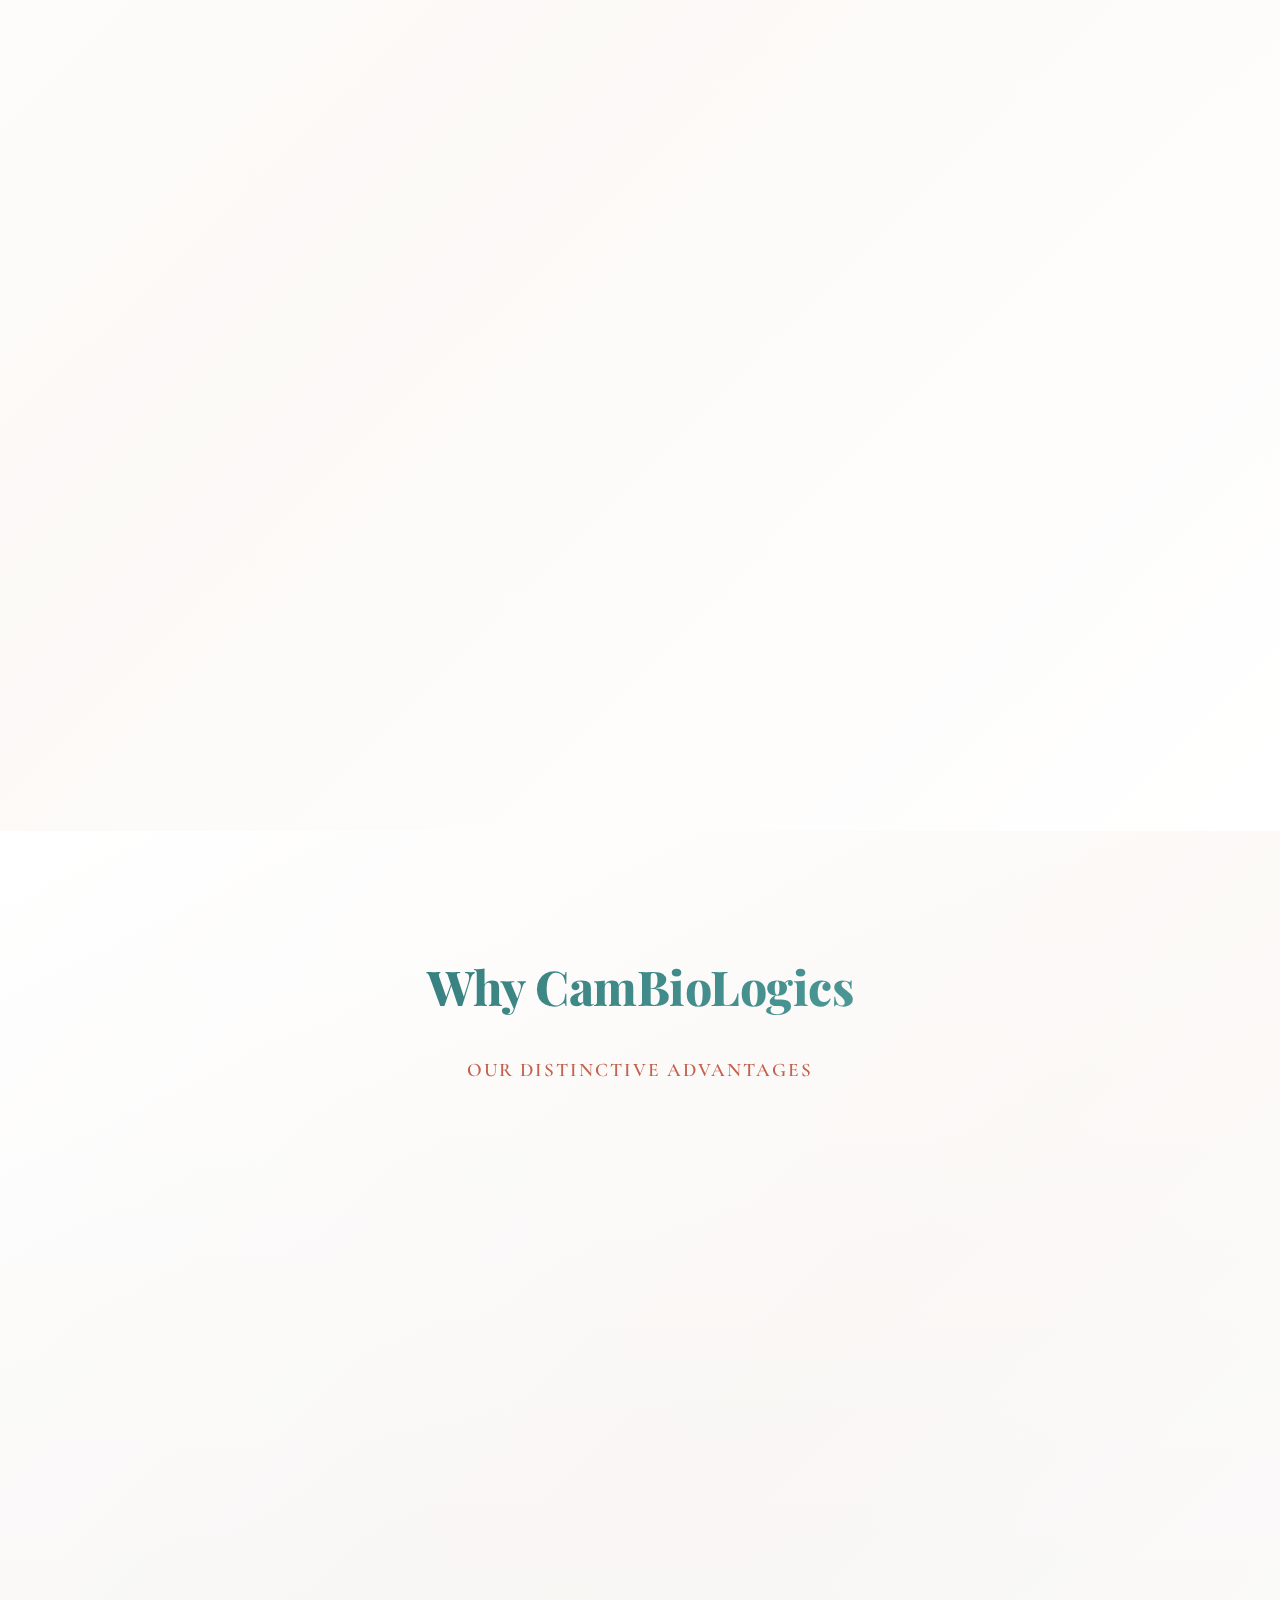
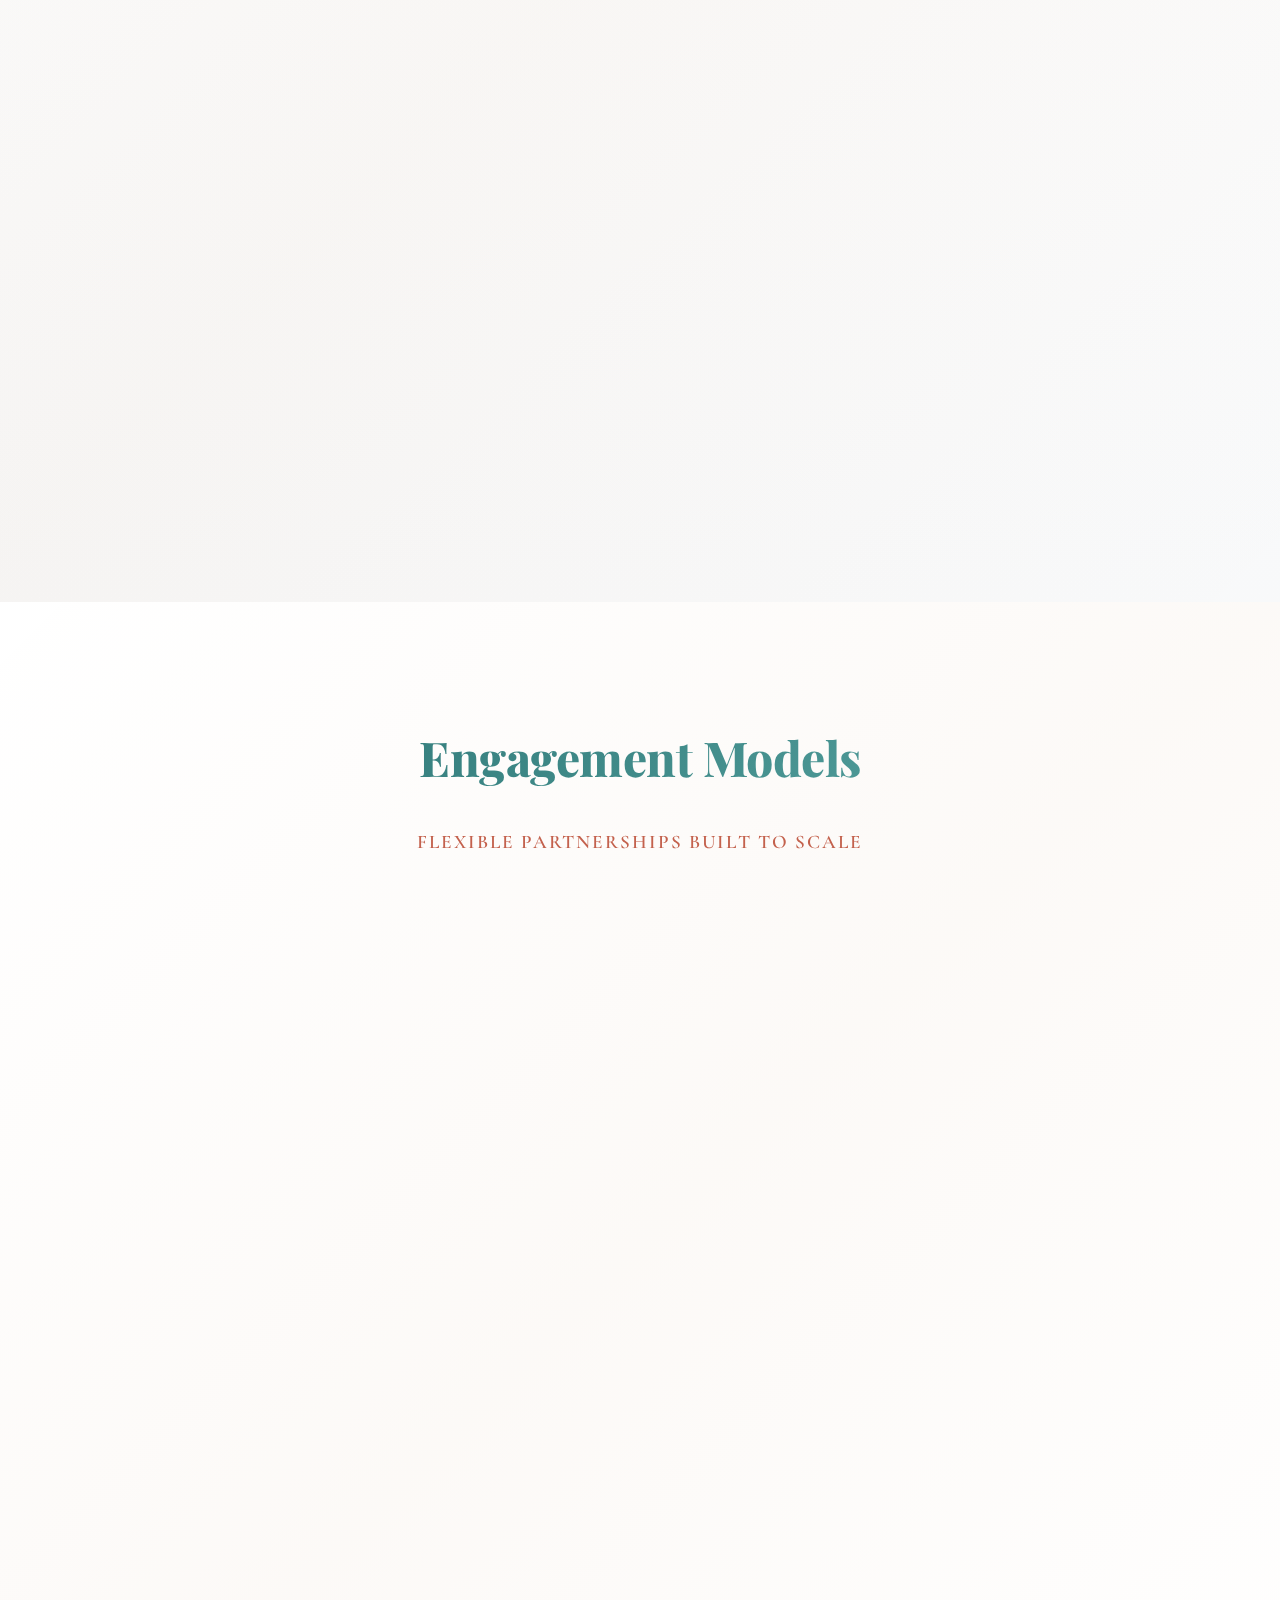
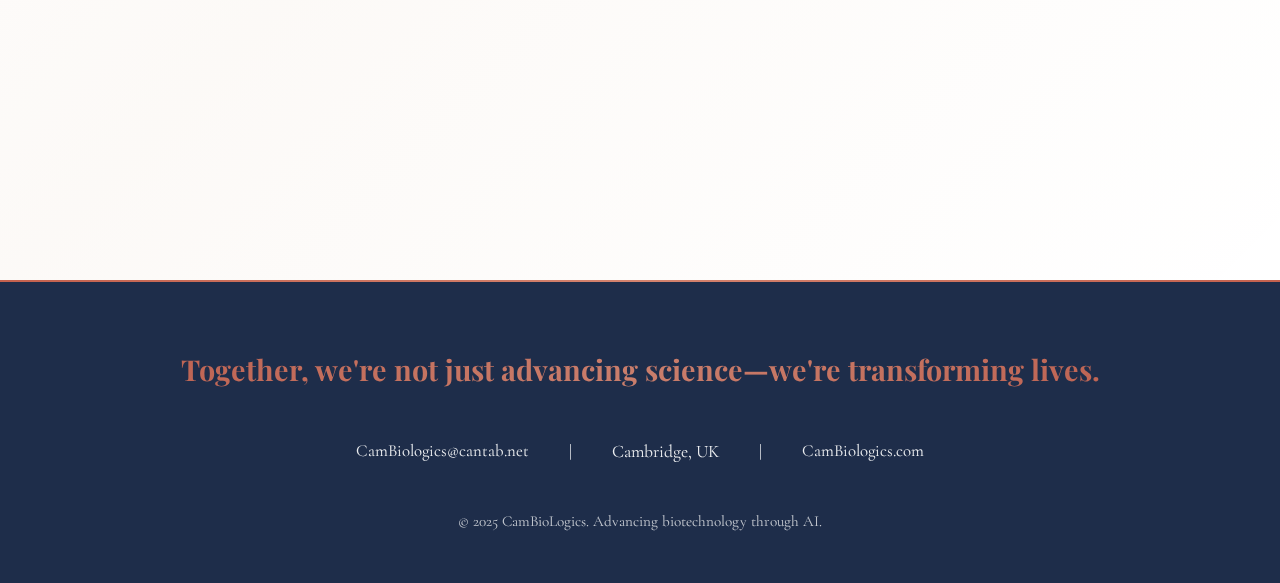
<file: cambiologics-services.html>
<!DOCTYPE html>
<html lang="en">
<head>
    <meta charset="UTF-8">
    <meta name="viewport" content="width=device-width, initial-scale=1.0">
    <title>Services - CamBioLogics</title>
    <link href="https://fonts.googleapis.com/css2?family=Playfair+Display:wght@400;600;700;800&family=Cormorant+Garamond:wght@300;400;500;600&display=swap" rel="stylesheet">
    <style>
        :root {
            --deep-navy: #1e2d4a;
            --rich-blue: #2a7272;
            --teal-accent: #3d8b8b;
            --copper: #c4614e;
            --gold: #d4836e;
            --soft-cream: #f8f9fa;
            --ivory: #ffffff;
            --midnight: #1e2d4a;
            --sage: #8b9d83;
            --gradient-primary: linear-gradient(135deg, #2a7272 0%, #3d8b8b 50%, #5aadad 100%);
            --gradient-accent: linear-gradient(135deg, #c4614e 0%, #d4836e 50%, #c4614e 100%);
        }

        * {
            margin: 0;
            padding: 0;
            box-sizing: border-box;
        }

        body {
            font-family: 'Cormorant Garamond', serif;
            color: var(--rich-blue);
            background: var(--ivory);
            line-height: 1.8;
            overflow-x: hidden;
        }

        .molecular-bg {
            position: fixed;
            top: 0;
            left: 0;
            width: 100%;
            height: 100%;
            z-index: -1;
            opacity: 0.03;
            background-image:
                radial-gradient(circle at 20% 50%, var(--rich-blue) 3px, transparent 3px),
                radial-gradient(circle at 80% 80%, var(--teal-accent) 2px, transparent 2px),
                radial-gradient(circle at 40% 20%, var(--copper) 2px, transparent 2px);
            background-size: 120px 80px, 180px 120px, 100px 70px;
            animation: molecularFloat 80s linear infinite;
        }

        @keyframes molecularFloat {
            0% { transform: translate(0, 0) rotate(0deg); }
            100% { transform: translate(-30px, -30px) rotate(360deg); }
        }

        nav {
            position: fixed;
            top: 0;
            left: 0;
            right: 0;
            background: rgba(250, 250, 248, 0.97);
            backdrop-filter: blur(15px);
            padding: 1.5rem 4rem;
            display: flex;
            justify-content: space-between;
            align-items: center;
            z-index: 1000;
            box-shadow: 0 2px 30px rgba(26, 58, 82, 0.1);
            animation: slideDown 0.8s ease-out;
            border-bottom: 1px solid rgba(184, 115, 51, 0.15);
        }

        @keyframes slideDown {
            from { transform: translateY(-100%); opacity: 0; }
            to { transform: translateY(0); opacity: 1; }
        }

        .logo {
            font-family: 'Playfair Display', serif;
            font-size: 2.2rem;
            font-weight: 800;
            background: var(--gradient-primary);
            -webkit-background-clip: text;
            -webkit-text-fill-color: transparent;
            background-clip: text;
            letter-spacing: 0.5px;
        }

        .nav-brand {
            display: flex;
            flex-direction: column;
            align-items: center;
            text-decoration: none;
        }

        .nav-brand img {
            height: 68px;
            width: auto;
            mix-blend-mode: multiply;
        }

        .nav-tagline {
            font-size: 0.55rem;
            font-weight: 600;
            letter-spacing: 0.15em;
            text-transform: uppercase;
            color: #3d8b8b;
            margin-top: 2px;
            font-family: 'Cormorant Garamond', serif;
            text-align: center;
            align-self: center;
        }

        .nav-tagline span {
            color: #c4614e;
        }

        .nav-links {
            display: flex;
            gap: 3rem;
            list-style: none;
            align-items: center;
        }

        .nav-links a {
            text-decoration: none;
            color: var(--rich-blue);
            font-weight: 500;
            font-size: 1.05rem;
            position: relative;
            transition: all 0.4s ease;
            letter-spacing: 0.5px;
        }

        .nav-links a::after {
            content: '';
            position: absolute;
            bottom: -5px;
            left: 0;
            width: 0;
            height: 2px;
            background: var(--gradient-accent);
            transition: width 0.4s ease;
        }

        .nav-links a:hover {
            color: var(--copper);
            transform: translateY(-2px);
        }

        .nav-links a:hover::after {
            width: 100%;
        }

        .nav-links a.login-btn {
            background: var(--gradient-accent);
            color: white !important;
            -webkit-text-fill-color: white;
            padding: 0.5rem 1.5rem;
            border-radius: 25px;
            font-weight: 600;
            letter-spacing: 0.3px;
            transition: all 0.4s ease;
            box-shadow: 0 2px 10px rgba(184, 115, 51, 0.25);
        }

        .nav-links a.login-btn:hover {
            transform: translateY(-2px);
            box-shadow: 0 4px 18px rgba(184, 115, 51, 0.4);
        }

        .nav-links a.login-btn::after {
            display: none;
        }

        .nav-links a.car-demo-btn {
            background: linear-gradient(145deg, #d4af37 0%, #b8860b 50%, #a67c00 100%);
            color: white !important;
            -webkit-text-fill-color: white;
            padding: 0.6rem 1.8rem;
            border-radius: 25px;
            font-weight: 700;
            font-size: 1rem;
            letter-spacing: 0.5px;
            transition: all 0.4s ease;
            box-shadow: 0 4px 12px rgba(212, 175, 55, 0.35), 0 2px 4px rgba(0, 0, 0, 0.15), inset 0 1px 0 rgba(255, 255, 255, 0.25);
            border: 1px solid rgba(255, 255, 255, 0.2);
            text-shadow: 0 1px 2px rgba(0, 0, 0, 0.2);
            position: relative;
        }

        .nav-links a.car-demo-btn:hover {
            transform: translateY(-3px);
            box-shadow: 0 8px 24px rgba(212, 175, 55, 0.45), 0 4px 8px rgba(0, 0, 0, 0.2), inset 0 1px 0 rgba(255, 255, 255, 0.3);
        }

        .nav-links a.car-demo-btn::after {
            display: none;
        }

        .nav-links a.active {
            color: var(--copper);
        }

        .nav-links a.active::after {
            width: 100%;
        }

        .nav-login-btn {
            background: var(--gradient-accent);
            -webkit-background-clip: initial;
            -webkit-text-fill-color: initial;
            background-clip: initial;
            color: white !important;
            padding: 0.6rem 1.5rem;
            border-radius: 25px;
            font-weight: 600;
            font-size: 0.95rem;
            letter-spacing: 0.5px;
            transition: all 0.4s ease;
            box-shadow: 0 4px 15px rgba(184, 115, 51, 0.3);
        }

        .nav-login-btn:hover {
            transform: translateY(-2px);
            box-shadow: 0 6px 20px rgba(184, 115, 51, 0.45);
        }

        .nav-login-btn::after {
            display: none !important;
        }

        .dropdown {
            position: relative;
            cursor: pointer;
        }

        .dropdown::after {
            content: '';
            position: absolute;
            top: 100%;
            left: -20px;
            right: -20px;
            height: 0.5rem;
            background: transparent;
        }

        .dropdown-old {
            position: relative;
        }

        .dropdown-content {
            display: none;
            position: absolute;
            top: 100%;
            left: -20px;
            background: rgba(240, 236, 230, 0.98);
            backdrop-filter: blur(10px);
            min-width: 320px;
            box-shadow: 0 10px 40px rgba(26, 58, 82, 0.15);
            border-radius: 12px;
            padding: 1.5rem 0;
            padding-top: 0.5rem;
            margin-top: 0;
            animation: fadeInUp 0.4s ease;
            border: 1px solid rgba(184, 115, 51, 0.15);
        }

        @keyframes fadeInUp {
            from { opacity: 0; transform: translateY(15px); }
            to { opacity: 1; transform: translateY(0); }
        }

        .dropdown:hover .dropdown-content {
            display: block;
        }

        .dropdown-content a {
            display: block;
            padding: 1rem 2rem;
            color: var(--rich-blue);
            font-size: 1rem;
            transition: all 0.3s ease;
        }

        .dropdown-content a:hover {
            background: linear-gradient(90deg, rgba(184, 115, 51, 0.08) 0%, transparent 100%);
            padding-left: 2.5rem;
        }

        .dropdown-flagship {
            background: linear-gradient(135deg, rgba(26, 58, 82, 0.06), rgba(44, 95, 111, 0.08));
            padding: 1rem 2rem !important;
            border-bottom: 1px solid rgba(184, 115, 51, 0.15);
            position: relative;
            display: flex !important;
            align-items: center;
            justify-content: space-between;
        }
        .dropdown-flagship::before {
            content: '';
            position: absolute;
            left: 0;
            top: 0;
            bottom: 0;
            width: 3px;
            background: linear-gradient(180deg, #c4614e, #d4836e);
        }
        .dropdown-flagship:hover {
            background: linear-gradient(135deg, rgba(184, 115, 51, 0.1), rgba(212, 175, 55, 0.08)) !important;
            padding-left: 2rem !important;
        }
        .dropdown-flagship .flagship-name {
            font-family: 'Playfair Display', serif;
            font-weight: 700;
            font-size: 1.05rem;
        }
        .dropdown-flagship .flagship-desc {
            font-size: 0.75rem;
            color: #64748b;
            display: block;
            margin-top: 0.15rem;
        }
        .dropdown-flagship .flagship-badges {
            display: flex;
            flex-direction: column;
            align-items: flex-end;
            gap: 0.3rem;
            margin-left: 1rem;
        }
        .flagship-badge {
            background: linear-gradient(135deg, #c4614e, #d4836e, #c4614e);
            background-size: 200% 100%;
            animation: flagshipShimmer 3s ease infinite;
            color: white;
            font-size: 0.6rem;
            font-weight: 700;
            padding: 0.2rem 0.6rem;
            border-radius: 10px;
            letter-spacing: 0.08em;
            text-transform: uppercase;
            box-shadow: 0 2px 8px rgba(184, 115, 51, 0.3);
        }
        .flagship-badge-outline {
            border: 1px solid rgba(44, 95, 111, 0.4);
            color: #3d8b8b;
            font-size: 0.6rem;
            font-weight: 600;
            padding: 0.15rem 0.5rem;
            border-radius: 10px;
        }
        @keyframes flagshipShimmer {
            0%, 100% { background-position: 0% 50%; }
            50% { background-position: 100% 50%; }
        }
        .dropdown-divider-label {
            padding: 0.5rem 2rem 0.25rem;
            font-size: 0.65rem;
            font-weight: 600;
            color: #94a3b8;
            text-transform: uppercase;
            letter-spacing: 0.1em;
        }

        .hero {
            margin-top: 100px;
            padding: 4rem 4rem 2rem;
            position: relative;
            background: linear-gradient(135deg, var(--ivory) 0%, var(--soft-cream) 100%);
            text-align: center;
        }

        .hero-content {
            max-width: 1100px;
            margin: 0 auto;
            animation: fadeIn 1.2s ease-out 0.3s both;
        }

        @keyframes fadeIn {
            from { opacity: 0; transform: translateY(40px); }
            to { opacity: 1; transform: translateY(0); }
        }

        .hero h1 {
            font-family: 'Playfair Display', serif;
            font-size: 4rem;
            font-weight: 800;
            margin-bottom: 1.2rem;
            background: var(--gradient-primary);
            -webkit-background-clip: text;
            -webkit-text-fill-color: transparent;
            background-clip: text;
            line-height: 1.15;
            letter-spacing: -1px;
        }

        .hero-description {
            font-size: 1.15rem;
            line-height: 1.9;
            color: var(--rich-blue);
            margin-bottom: 1.5rem;
            opacity: 0.95;
            text-align: left;
        }

        .hero-description strong {
            color: var(--copper);
            font-weight: 600;
        }

        .ai-capabilities-strip {
            display: flex;
            flex-wrap: wrap;
            justify-content: center;
            gap: 1rem;
            margin-top: 1.5rem;
        }

        .ai-cap-tag {
            display: inline-flex;
            align-items: center;
            gap: 0.5rem;
            padding: 0.55rem 1.3rem;
            background: linear-gradient(135deg, rgba(42, 114, 114, 0.08) 0%, rgba(61, 139, 139, 0.04) 100%);
            border: 1px solid rgba(42, 114, 114, 0.2);
            border-radius: 30px;
            font-size: 0.95rem;
            font-weight: 600;
            color: var(--rich-blue);
            letter-spacing: 0.3px;
            transition: all 0.3s ease;
        }

        .ai-cap-tag:hover {
            background: linear-gradient(135deg, rgba(42, 114, 114, 0.15) 0%, rgba(61, 139, 139, 0.08) 100%);
            transform: translateY(-2px);
            box-shadow: 0 4px 12px rgba(42, 114, 114, 0.15);
        }

        .ai-cap-tag .cap-icon {
            font-size: 1.1rem;
        }

        .accent-shape {
            position: absolute;
            right: 10%;
            top: 20%;
            width: 400px;
            height: 400px;
            background: radial-gradient(circle, rgba(184, 115, 51, 0.12) 0%, transparent 70%);
            border-radius: 50%;
            filter: blur(100px);
            z-index: -1;
            animation: pulse-accent 10s ease-in-out infinite;
        }

        @keyframes pulse-accent {
            0%, 100% { transform: scale(1); opacity: 0.3; }
            50% { transform: scale(1.3); opacity: 0.5; }
        }

        .services-section {
            padding: 5rem 4rem;
            background: white;
            position: relative;
            overflow: hidden;
        }

        .services-section::before {
            content: '';
            position: absolute;
            top: 0;
            left: 0;
            width: 100%;
            height: 100%;
            background:
                linear-gradient(135deg, transparent 0%, rgba(184, 115, 51, 0.04) 50%, transparent 100%);
            pointer-events: none;
        }

        .content-container {
            max-width: 1300px;
            margin: 0 auto;
        }

        .section-title {
            font-family: 'Playfair Display', serif;
            font-size: 3rem;
            font-weight: 800;
            text-align: center;
            margin-bottom: 1.5rem;
            background: var(--gradient-primary);
            -webkit-background-clip: text;
            -webkit-text-fill-color: transparent;
            background-clip: text;
            animation: fadeIn 1s ease-out;
            letter-spacing: -0.5px;
        }

        .section-subtitle {
            text-align: center;
            font-size: 1.2rem;
            color: var(--copper);
            margin-bottom: 2.5rem;
            font-weight: 600;
            letter-spacing: 2px;
            text-transform: uppercase;
            animation: fadeIn 1s ease-out 0.2s both;
        }

        .services-grid {
            display: grid;
            grid-template-columns: repeat(auto-fit, minmax(380px, 1fr));
            gap: 3rem;
            margin-top: 4rem;
        }

        .service-card {
            background: linear-gradient(135deg, var(--soft-cream) 0%, var(--ivory) 100%);
            border-radius: 24px;
            padding: 3.5rem 3rem;
            box-shadow: 0 12px 45px rgba(26, 58, 82, 0.12);
            transition: all 0.5s ease;
            position: relative;
            overflow: hidden;
            border: 1px solid rgba(184, 115, 51, 0.15);
            cursor: pointer;
        }

        .service-card::before {
            content: '';
            position: absolute;
            top: 0;
            left: 0;
            width: 100%;
            height: 5px;
            background: var(--gradient-accent);
            transform: scaleX(0);
            transition: transform 0.5s ease;
        }

        .service-card::after {
            content: '';
            position: absolute;
            bottom: -100%;
            right: -100%;
            width: 300px;
            height: 300px;
            background: radial-gradient(circle, rgba(184, 115, 51, 0.1) 0%, transparent 70%);
            border-radius: 50%;
            transition: all 0.6s ease;
        }

        .service-card:hover {
            transform: translateY(-15px);
            box-shadow: 0 25px 70px rgba(26, 58, 82, 0.2);
        }

        .service-card:hover::before {
            transform: scaleX(1);
        }

        .service-card:hover::after {
            bottom: -20%;
            right: -20%;
        }

        .service-icon {
            width: 90px;
            height: 90px;
            margin-bottom: 2rem;
            filter: drop-shadow(0 4px 10px rgba(26, 58, 82, 0.15));
        }

        .service-title {
            font-family: 'Playfair Display', serif;
            font-size: 2rem;
            font-weight: 700;
            color: var(--rich-blue);
            margin-bottom: 1.2rem;
            position: relative;
            z-index: 1;
        }

        .service-description {
            font-size: 1.15rem;
            line-height: 1.9;
            color: var(--teal-accent);
            opacity: 0.9;
            position: relative;
            z-index: 1;
            margin-bottom: 2rem;
        }

        .tech-badge {
            display: inline-block;
            padding: 0.5rem 1.2rem;
            background: linear-gradient(135deg, rgba(184, 115, 51, 0.15) 0%, rgba(184, 115, 51, 0.05) 100%);
            border-radius: 25px;
            font-size: 0.9rem;
            color: var(--copper);
            font-weight: 600;
            margin-top: 0.5rem;
            margin-right: 0.6rem;
            border: 1px solid rgba(184, 115, 51, 0.25);
            letter-spacing: 0.5px;
        }

        .learn-more {
            display: inline-block;
            margin-top: 1.5rem;
            padding: 0.8rem 2rem;
            background: var(--gradient-primary);
            color: white;
            text-decoration: none;
            border-radius: 30px;
            font-weight: 600;
            transition: all 0.3s ease;
            letter-spacing: 0.5px;
        }

        .learn-more:hover {
            transform: translateY(-2px);
            box-shadow: 0 8px 20px rgba(26, 58, 82, 0.3);
        }

        .differentiators-section {
            padding: 7rem 4rem;
            background: linear-gradient(180deg, var(--ivory) 0%, var(--soft-cream) 100%);
            position: relative;
            overflow: hidden;
        }

        .differentiators-section::before {
            content: '';
            position: absolute;
            top: 0;
            left: 0;
            width: 100%;
            height: 100%;
            background:
                linear-gradient(135deg, transparent 0%, rgba(184, 115, 51, 0.04) 50%, transparent 100%);
            pointer-events: none;
        }

        .differentiators-grid {
            display: grid;
            grid-template-columns: repeat(auto-fit, minmax(300px, 1fr));
            gap: 3rem;
            margin-top: 4rem;
        }

        .differentiator-item {
            background: white;
            border-radius: 20px;
            padding: 3rem;
            box-shadow: 0 8px 30px rgba(26, 58, 82, 0.1);
            border: 1px solid rgba(184, 115, 51, 0.15);
            transition: all 0.4s ease;
            position: relative;
            overflow: hidden;
        }

        .differentiator-item::before {
            content: '';
            position: absolute;
            left: 0;
            top: 0;
            bottom: 0;
            width: 4px;
            background: var(--gradient-accent);
        }

        .differentiator-item:hover {
            transform: translateY(-8px);
            box-shadow: 0 15px 50px rgba(26, 58, 82, 0.15);
        }

        .differentiator-icon {
            font-size: 2.5rem;
            margin-bottom: 1rem;
        }

        .differentiator-title {
            font-family: 'Playfair Display', serif;
            font-size: 1.6rem;
            font-weight: 700;
            color: var(--rich-blue);
            margin-bottom: 1rem;
        }

        .differentiator-text {
            font-size: 1.1rem;
            line-height: 1.8;
            color: var(--teal-accent);
            opacity: 0.9;
        }

        .engagement-section {
            padding: 7rem 4rem;
            background: white;
            position: relative;
            overflow: hidden;
        }

        .engagement-section::before {
            content: '';
            position: absolute;
            top: 0;
            left: 0;
            width: 100%;
            height: 100%;
            background:
                linear-gradient(135deg, transparent 0%, rgba(184, 115, 51, 0.04) 50%, transparent 100%);
            pointer-events: none;
        }

        .engagement-grid {
            display: grid;
            grid-template-columns: repeat(auto-fit, minmax(360px, 1fr));
            gap: 3rem;
            margin-top: 4rem;
        }

        .engagement-card {
            background: linear-gradient(135deg, var(--soft-cream) 0%, var(--ivory) 100%);
            border-radius: 24px;
            padding: 3.5rem 3rem;
            box-shadow: 0 12px 45px rgba(26, 58, 82, 0.12);
            transition: all 0.5s ease;
            position: relative;
            overflow: hidden;
            border: 1px solid rgba(184, 115, 51, 0.15);
        }

        .engagement-card::before {
            content: '';
            position: absolute;
            top: 0;
            left: 0;
            width: 100%;
            height: 5px;
            background: var(--gradient-primary);
            transform: scaleX(0);
            transition: transform 0.5s ease;
        }

        .engagement-card::after {
            content: '';
            position: absolute;
            bottom: -100%;
            right: -100%;
            width: 300px;
            height: 300px;
            background: radial-gradient(circle, rgba(42, 114, 114, 0.1) 0%, transparent 70%);
            border-radius: 50%;
            transition: all 0.6s ease;
        }

        .engagement-card:hover {
            transform: translateY(-15px);
            box-shadow: 0 25px 70px rgba(26, 58, 82, 0.2);
        }

        .engagement-card:hover::before {
            transform: scaleX(1);
        }

        .engagement-card:hover::after {
            bottom: -20%;
            right: -20%;
        }

        .engagement-title {
            font-family: 'Playfair Display', serif;
            font-size: 2rem;
            font-weight: 700;
            color: var(--rich-blue);
            margin-bottom: 1.2rem;
            position: relative;
            z-index: 1;
        }

        .engagement-duration {
            display: inline-block;
            padding: 0.5rem 1.2rem;
            background: linear-gradient(135deg, rgba(42, 114, 114, 0.15) 0%, rgba(42, 114, 114, 0.05) 100%);
            border-radius: 25px;
            font-size: 0.9rem;
            color: var(--teal-accent);
            font-weight: 600;
            margin-bottom: 1.5rem;
            border: 1px solid rgba(42, 114, 114, 0.25);
            letter-spacing: 0.5px;
        }

        .engagement-description {
            font-size: 1.15rem;
            line-height: 1.9;
            color: var(--teal-accent);
            opacity: 0.9;
            position: relative;
            z-index: 1;
        }

        footer {
            background: var(--midnight);
            color: var(--soft-cream);
            padding: 4rem 4rem 3rem;
            text-align: center;
            position: relative;
            overflow: hidden;
        }

        footer::before {
            content: '';
            position: absolute;
            top: 0;
            left: 0;
            width: 100%;
            height: 2px;
            background: var(--gradient-accent);
        }

        .footer-content {
            max-width: 1300px;
            margin: 0 auto;
            font-size: 1.1rem;
            opacity: 0.95;
        }

        .footer-tagline {
            font-family: 'Playfair Display', serif;
            font-size: 1.8rem;
            margin-bottom: 2.5rem;
            font-weight: 700;
            background: var(--gradient-accent);
            -webkit-background-clip: text;
            -webkit-text-fill-color: transparent;
            background-clip: text;
        }

        .footer-links {
            display: flex;
            justify-content: center;
            gap: 2.5rem;
            margin-top: 2.5rem;
            flex-wrap: wrap;
        }

        .footer-links a {
            color: var(--soft-cream);
            text-decoration: none;
            transition: all 0.3s ease;
            font-size: 1.05rem;
        }

        .footer-links a:hover {
            color: var(--copper);
            transform: translateY(-2px);
        }

        @media (max-width: 768px) {
            nav {
                padding: 0.8rem 1rem;
                flex-direction: column;
                gap: 0.6rem;
            }

            .nav-brand img {
                height: 48px;
            }

            .nav-tagline {
                font-size: 0.45rem;
            }

            .logo {
                font-size: 1.8rem;
            }

            .nav-links {
                gap: 0.6rem 1rem;
                flex-wrap: wrap;
                justify-content: center;
                font-size: 0.85rem;
                padding: 0;
            }

            .nav-links a {
                font-size: 0.85rem;
            }

            .nav-links a.login-btn {
                padding: 0.35rem 0.9rem;
                font-size: 0.8rem;
            }

            .nav-links a.car-demo-btn {
                padding: 0.4rem 1rem;
                font-size: 0.8rem;
            }

            .hero {
                padding: 3rem 1.5rem 2rem;
            }

            .hero h1 {
                font-size: 2.5rem;
            }

            .hero-description {
                text-align: center;
                font-size: 1.05rem;
                line-height: 1.8;
            }

            .services-section,
            .engagement-section,
            .differentiators-section {
                padding: 3.5rem 1.5rem;
            }

            .section-title {
                font-size: 2.3rem;
            }

            .services-grid,
            .engagement-grid,
            .differentiators-grid {
                grid-template-columns: 1fr;
            }

            .services-grid {
                gap: 2rem;
            }

            .service-card {
                padding: 2.5rem 2rem;
            }

            footer {
                padding: 3rem 2rem;
            }

            .accent-shape {
                width: 250px;
                height: 250px;
            }

            .ai-capabilities-strip {
                gap: 0.5rem;
                justify-content: center;
            }

            .ai-cap-tag {
                font-size: 0.75rem;
                padding: 0.35rem 0.8rem;
            }
        }

        .reveal {
            opacity: 0;
            transform: translateY(40px);
            transition: all 1s ease;
        }

        .reveal.active {
            opacity: 1;
            transform: translateY(0);
        }
    </style>
</head>
<body>
    <div class="molecular-bg"></div>

    <nav>
        <a href="index.html" class="nav-brand">
            <img src="New_Logo_Cambiologics_1Mar.png" alt="CamBioLogics">
            <span class="nav-tagline">Engineering <span>Intelligence</span> into Cell & Gene Therapy</span>
        </a>
        <ul class="nav-links">
            <li><a href="index.html">Home</a></li>
            <li><a href="cambiologics-about-us.html">About Us</a></li>
            <li class="dropdown">
                <a href="#" class="active">Services ▾</a>
                <div class="dropdown-content">
                    <div class="dropdown-divider-label">Our Offerings</div>
                    <a href="#consulting">Consulting Services</a>
                    <a href="#platforms">AI Platforms</a>
                </div>
            </li>
            <li><a href="team.html">Team</a></li>
            <li><a href="contact.html">Contact Us</a></li>
            <li><a href="industry-updates.html" class="login-btn">Industry Updates</a></li>
            <li><a href="https://carchitect.sustainsys.co.uk/demo/login" class="car-demo-btn" target="_blank" rel="noopener noreferrer">CAR Demo</a></li>
        </ul>
    </nav>

    <section class="hero">
        <div class="accent-shape"></div>
        <div class="hero-content">
            <h1>SERVICES</h1>
            <div class="hero-description">
                <p>
                    CamBioLogics combines <strong>deep domain expertise in cell and gene therapy</strong> with <strong>cutting-edge AI/ML capabilities</strong> to help biotech and pharma organisations accelerate their biologics pipelines. From strategic consulting to proprietary AI platforms, we deliver <strong>end-to-end solutions</strong> that bridge computational intelligence with bench science.
                </p>
                <p style="margin-top: 1rem;">
                    Our AI engine leverages <strong>large language models fine-tuned on biomedical corpora</strong>, <strong>graph neural networks for molecular property prediction</strong>, and <strong>deep learning architectures for protein structure analysis</strong>. We deploy these capabilities through privacy-first, on-premise infrastructure — your proprietary data never leaves your environment. Whether you need AI-guided CAR construct design, predictive antibody developability scoring, cellular response modelling, or genomic variant interpretation, our platforms translate complex biological data into actionable insights at a pace traditional workflows cannot match.
                </p>
            </div>
            <div class="ai-capabilities-strip">
                <span class="ai-cap-tag"><span class="cap-icon">🧠</span> LLM-Powered Biomedical Reasoning</span>
                <span class="ai-cap-tag"><span class="cap-icon">🔬</span> Protein Structure Prediction</span>
                <span class="ai-cap-tag"><span class="cap-icon">🧬</span> Genomic Variant Analysis</span>
                <span class="ai-cap-tag"><span class="cap-icon">📊</span> Predictive Developability Scoring</span>
                <span class="ai-cap-tag"><span class="cap-icon">🔒</span> On-Premise / Local-First AI</span>
                <span class="ai-cap-tag"><span class="cap-icon">⚡</span> Real-Time Design Iteration</span>
            </div>
        </div>
    </section>

    <section class="services-section" id="consulting">
        <div class="content-container">
            <h2 class="section-title">Consulting Services</h2>
            <p class="section-subtitle">Expert Strategic & Technical Guidance</p>

            <div class="services-grid">
                <div class="service-card reveal">
                    <svg class="service-icon" viewBox="0 0 90 90" xmlns="http://www.w3.org/2000/svg">
                        <path d="M 20 45 L 35 35 L 50 55 L 70 30 L 75 45"
                              stroke="var(--rich-blue)" stroke-width="3" fill="none" stroke-linecap="round" stroke-linejoin="round"/>
                        <rect x="15" y="20" width="60" height="55" rx="8"
                              stroke="var(--teal-accent)" stroke-width="2.5" fill="none" opacity="0.7"/>
                        <circle cx="80" cy="25" r="4" fill="var(--copper)"/>
                        <circle cx="25" cy="70" r="3" fill="var(--gold)"/>
                        <circle cx="65" cy="75" r="3" fill="var(--gold)"/>
                    </svg>
                    <h3 class="service-title">AI Strategy for Biologics</h3>
                    <p class="service-description">
                        Help biotech and pharma companies develop comprehensive AI roadmaps for their biologics pipelines. We assess organisational readiness, identify high-impact use cases, and build implementation plans tailored to your specific challenges and goals.
                    </p>
                    <div>
                        <span class="tech-badge">Strategy</span>
                        <span class="tech-badge">AI/ML</span>
                    </div>
                </div>

                <div class="service-card reveal">
                    <svg class="service-icon" viewBox="0 0 90 90" xmlns="http://www.w3.org/2000/svg">
                        <circle cx="45" cy="30" r="15" fill="none" stroke="var(--rich-blue)" stroke-width="2.5"/>
                        <rect x="28" y="50" width="34" height="28" rx="6"
                              fill="none" stroke="var(--teal-accent)" stroke-width="2.5"/>
                        <line x1="35" y1="50" x2="35" y2="78" stroke="var(--copper)" stroke-width="2" opacity="0.7"/>
                        <line x1="45" y1="50" x2="45" y2="78" stroke="var(--copper)" stroke-width="2" opacity="0.7"/>
                        <line x1="55" y1="50" x2="55" y2="78" stroke="var(--copper)" stroke-width="2" opacity="0.7"/>
                        <circle cx="45" cy="62" r="6" fill="var(--gold)"/>
                        <path d="M 45 15 L 52 28 L 45 35 L 38 28 Z" fill="var(--teal-accent)" opacity="0.6"/>
                    </svg>
                    <h3 class="service-title">CAR-T/NK Design Consulting</h3>
                    <p class="service-description">
                        Expert guidance on CAR construct design, optimal component selection, and immunogenicity assessment. We leverage our CARchitect platform and deep domain expertise to optimise therapeutic constructs for efficacy and manufacturability.
                    </p>
                    <div>
                        <span class="tech-badge">CAR Engineering</span>
                        <span class="tech-badge">Design Optimisation</span>
                    </div>
                </div>

                <div class="service-card reveal">
                    <svg class="service-icon" viewBox="0 0 90 90" xmlns="http://www.w3.org/2000/svg">
                        <path d="M 25 25 Q 45 35 65 25 M 25 50 Q 45 60 65 50 M 25 75 Q 45 85 65 75"
                              stroke="var(--rich-blue)" stroke-width="3" fill="none" stroke-linecap="round"/>
                        <circle cx="30" cy="28" r="5" fill="var(--teal-accent)"/>
                        <circle cx="60" cy="28" r="5" fill="var(--teal-accent)"/>
                        <circle cx="30" cy="53" r="5" fill="var(--copper)"/>
                        <circle cx="60" cy="53" r="5" fill="var(--copper)"/>
                        <circle cx="30" cy="78" r="5" fill="var(--gold)"/>
                        <circle cx="60" cy="78" r="5" fill="var(--gold)"/>
                        <line x1="35" y1="28" x2="55" y2="28" stroke="var(--teal-accent)" stroke-width="1.5" opacity="0.5"/>
                    </svg>
                    <h3 class="service-title">Computational Antibody Engineering</h3>
                    <p class="service-description">
                        In silico antibody optimisation, humanisation, and developability assessment. We reduce wet-lab iterations through advanced predictive modelling, helping you engineer therapeutic antibodies faster and more efficiently.
                    </p>
                    <div>
                        <span class="tech-badge">Bioinformatics</span>
                        <span class="tech-badge">Antibody Design</span>
                    </div>
                </div>

                <div class="service-card reveal">
                    <svg class="service-icon" viewBox="0 0 90 90" xmlns="http://www.w3.org/2000/svg">
                        <rect x="15" y="20" width="20" height="55" rx="4"
                              fill="none" stroke="var(--rich-blue)" stroke-width="2.5"/>
                        <rect x="37" y="35" width="20" height="40" rx="4"
                              fill="none" stroke="var(--teal-accent)" stroke-width="2.5"/>
                        <rect x="59" y="15" width="20" height="60" rx="4"
                              fill="none" stroke="var(--copper)" stroke-width="2.5"/>
                        <circle cx="25" cy="28" r="3" fill="var(--gold)"/>
                        <circle cx="47" cy="50" r="3" fill="var(--gold)"/>
                        <circle cx="69" cy="30" r="3" fill="var(--gold)"/>
                        <line x1="10" y1="80" x2="80" y2="80" stroke="var(--teal-accent)" stroke-width="2" opacity="0.6"/>
                    </svg>
                    <h3 class="service-title">Data Science & ML Implementation</h3>
                    <p class="service-description">
                        Build custom machine learning pipelines tailored to your organisation's needs. From drug discovery and biomarker identification to patient stratification, we help you deploy production-ready ML solutions across your operations.
                    </p>
                    <div>
                        <span class="tech-badge">Data Science</span>
                        <span class="tech-badge">ML Deployment</span>
                    </div>
                </div>
            </div>
        </div>
    </section>

    <section class="services-section" id="platforms">
        <div class="content-container">
            <h2 class="section-title">AI Platforms</h2>
            <p class="section-subtitle">Proprietary Technology for Precision Therapeutics</p>

            <div class="services-grid">
                <div class="service-card reveal">
                    <svg class="service-icon" viewBox="0 0 90 90" xmlns="http://www.w3.org/2000/svg">
                        <rect x="18" y="25" width="54" height="50" rx="10"
                              fill="none" stroke="var(--rich-blue)" stroke-width="3"/>
                        <circle cx="45" cy="32" r="8" fill="var(--teal-accent)"/>
                        <path d="M 45 40 L 45 65 M 35 50 L 55 50"
                              stroke="var(--copper)" stroke-width="2.5" stroke-linecap="round"/>
                        <circle cx="30" cy="50" r="4" fill="var(--gold)"/>
                        <circle cx="60" cy="50" r="4" fill="var(--gold)"/>
                        <rect x="15" y="80" width="60" height="3" rx="1.5" fill="var(--teal-accent)" opacity="0.7"/>
                    </svg>
                    <h3 class="service-title">CARchitect</h3>
                    <p class="service-description">
                        Our flagship AI-powered CAR construct designer with validated component library. Accelerate CAR-T/NK development with rapid, intelligent design iteration. Includes interactive design interface and performance predictions. <strong>Now available with live demo.</strong>
                    </p>
                    <div>
                        <span class="tech-badge">Flagship</span>
                        <span class="tech-badge">AI-Powered</span>
                    </div>
                    <a href="https://carchitect.sustainsys.co.uk/demo/login" class="learn-more">Explore Demo →</a>
                </div>

                <div class="service-card reveal">
                    <svg class="service-icon" viewBox="0 0 90 90" xmlns="http://www.w3.org/2000/svg">
                        <path d="M 20 45 L 30 30 L 45 50 L 60 35 L 70 45"
                              stroke="var(--rich-blue)" stroke-width="3" fill="none" stroke-linecap="round" stroke-linejoin="round"/>
                        <circle cx="20" cy="45" r="5" fill="var(--teal-accent)"/>
                        <circle cx="30" cy="30" r="5" fill="var(--teal-accent)"/>
                        <circle cx="45" cy="50" r="5" fill="var(--copper)"/>
                        <circle cx="60" cy="35" r="5" fill="var(--teal-accent)"/>
                        <circle cx="70" cy="45" r="5" fill="var(--copper)"/>
                        <rect x="15" y="65" width="60" height="3" rx="1.5"
                              fill="var(--gradient-primary)" opacity="0.6"/>
                    </svg>
                    <h3 class="service-title">PREDICT-mAb</h3>
                    <p class="service-description">
                        AI-driven monoclonal antibody optimisation platform. Advanced machine learning predicts antibody behavior, optimises therapeutic candidates, and accelerates discovery timelines. Reduce wet-lab iterations with computational precision.
                    </p>
                    <div>
                        <span class="tech-badge">Antibody Engineering</span>
                        <span class="tech-badge">Optimisation</span>
                    </div>
                    <a href="cambiologics-predict-mab.html" class="learn-more">Learn More →</a>
                </div>

                <div class="service-card reveal">
                    <svg class="service-icon" viewBox="0 0 90 90" xmlns="http://www.w3.org/2000/svg">
                        <circle cx="45" cy="45" r="30" fill="none" stroke="var(--rich-blue)" stroke-width="2.5"/>
                        <circle cx="45" cy="45" r="18" fill="none" stroke="var(--teal-accent)" stroke-width="2"/>
                        <circle cx="35" cy="35" r="3" fill="var(--teal-accent)"/>
                        <circle cx="55" cy="35" r="3" fill="var(--teal-accent)"/>
                        <circle cx="35" cy="55" r="3" fill="var(--copper)"/>
                        <circle cx="55" cy="55" r="3" fill="var(--copper)"/>
                        <circle cx="45" cy="45" r="4" fill="var(--gold)"/>
                        <line x1="35" y1="35" x2="55" y2="55" stroke="var(--teal-accent)" stroke-width="1.5" opacity="0.5"/>
                        <line x1="55" y1="35" x2="35" y2="55" stroke="var(--teal-accent)" stroke-width="1.5" opacity="0.5"/>
                    </svg>
                    <h3 class="service-title">CellCipher</h3>
                    <p class="service-description">
                        Cellular response prediction engine powered by deep learning. Analyse complex cell behavior patterns to enable precision medicine and personalised treatment approaches for challenging therapeutic areas.
                    </p>
                    <div>
                        <span class="tech-badge">Cell Therapy</span>
                        <span class="tech-badge">Deep Learning</span>
                    </div>
                    <a href="cambiologics-cellcipher.html" class="learn-more">Learn More →</a>
                </div>

                <div class="service-card reveal">
                    <svg class="service-icon" viewBox="0 0 90 90" xmlns="http://www.w3.org/2000/svg">
                        <path d="M 28 28 L 62 28 L 62 62 L 28 62 Z"
                              stroke="var(--rich-blue)" stroke-width="2.5" fill="none"/>
                        <circle cx="30" cy="32" r="3" fill="var(--teal-accent)"/>
                        <circle cx="45" cy="32" r="3" fill="var(--teal-accent)"/>
                        <circle cx="60" cy="32" r="3" fill="var(--teal-accent)"/>
                        <circle cx="30" cy="45" r="3" fill="var(--copper)"/>
                        <circle cx="60" cy="45" r="3" fill="var(--copper)"/>
                        <circle cx="30" cy="58" r="3" fill="var(--gold)"/>
                        <circle cx="45" cy="58" r="3" fill="var(--gold)"/>
                        <circle cx="60" cy="58" r="3" fill="var(--gold)"/>
                        <path d="M 30 35 Q 45 45 60 35" stroke="var(--teal-accent)" stroke-width="1.5" fill="none" opacity="0.6"/>
                    </svg>
                    <h3 class="service-title">GenSpy</h3>
                    <p class="service-description">
                        Genetic variant analysis and interpretation platform. AI-powered genomic analysis reveals hidden genetic causes of rare diseases, bringing answers and hope to undiagnosed patients through sophisticated computational methods.
                    </p>
                    <div>
                        <span class="tech-badge">Genomics</span>
                        <span class="tech-badge">Diagnostics</span>
                    </div>
                    <a href="cambiologics-genspy.html" class="learn-more">Learn More →</a>
                </div>
            </div>
        </div>
    </section>

    <section class="differentiators-section">
        <div class="content-container">
            <h2 class="section-title">Why CamBioLogics</h2>
            <p class="section-subtitle">Our Distinctive Advantages</p>

            <div class="differentiators-grid">
                <div class="differentiator-item reveal">
                    <div class="differentiator-icon">🧬</div>
                    <h3 class="differentiator-title">Domain Expertise</h3>
                    <p class="differentiator-text">
                        Deep understanding of cell and gene therapy built by experienced biologists and computational scientists. Not generic AI—tailored to the unique challenges of biologics development.
                    </p>
                </div>

                <div class="differentiator-item reveal">
                    <div class="differentiator-icon">🔒</div>
                    <h3 class="differentiator-title">Local-First AI</h3>
                    <p class="differentiator-text">
                        Privacy-respecting, on-premise AI solutions. Your proprietary research data never leaves your infrastructure. Full control over sensitive computational biology workflows.
                    </p>
                </div>

                <div class="differentiator-item reveal">
                    <div class="differentiator-icon">🔗</div>
                    <h3 class="differentiator-title">End-to-End Solutions</h3>
                    <p class="differentiator-text">
                        From strategic consulting and roadmap development to deployed AI platforms and ongoing technical support. One partner across your entire innovation journey.
                    </p>
                </div>

                <div class="differentiator-item reveal">
                    <div class="differentiator-icon">📊</div>
                    <h3 class="differentiator-title">Research-Grade</h3>
                    <p class="differentiator-text">
                        All tools built on peer-reviewed science and validated against FDA-approved therapy data. Rigorous validation ensures confidence in computational predictions and recommendations.
                    </p>
                </div>
            </div>
        </div>
    </section>

    <section class="engagement-section">
        <div class="content-container">
            <h2 class="section-title">Engagement Models</h2>
            <p class="section-subtitle">Flexible Partnerships Built to Scale</p>

            <div class="engagement-grid">
                <div class="engagement-card reveal">
                    <h3 class="engagement-title">Discovery Workshop</h3>
                    <span class="engagement-duration">2-4 Weeks</span>
                    <p class="engagement-description">
                        Assess your pipeline, identify AI opportunities, and deliver a prioritised roadmap. Perfect for organisations new to AI-driven approaches, wanting to understand what's possible and where to invest first.
                    </p>
                </div>

                <div class="engagement-card reveal">
                    <h3 class="engagement-title">Project-Based</h3>
                    <span class="engagement-duration">3-6 Months</span>
                    <p class="engagement-description">
                        Dedicated team for specific deliverables—CAR design iterations, antibody optimisation, custom platform development. Ideal for focused initiatives with clear objectives and timelines.
                    </p>
                </div>

                <div class="engagement-card reveal">
                    <h3 class="engagement-title">Retainer Partnership</h3>
                    <span class="engagement-duration">Ongoing</span>
                    <p class="engagement-description">
                        Ongoing strategic and technical support, priority platform access, and quarterly reviews. Build sustained computational capability within your organisation with our team as an extended partner.
                    </p>
                </div>
            </div>
        </div>
    </section>

    <footer>
        <div class="footer-content">
            <div class="footer-tagline">Together, we're not just advancing science—we're transforming lives.</div>
            <div class="footer-links">
                <a href="mailto:CamBiologics@cantab.net">CamBiologics@cantab.net</a>
                <span>|</span>
                <span>Cambridge, UK</span>
                <span>|</span>
                <a href="http://CamBiologics.com">CamBiologics.com</a>
            </div>
            <div style="margin-top: 2.5rem; font-size: 0.95rem; opacity: 0.8;">
                © 2025 CamBioLogics. Advancing biotechnology through AI.
            </div>
        </div>
    </footer>

    <script>
        const revealElements = document.querySelectorAll('.reveal');

        const revealOnScroll = () => {
            const windowHeight = window.innerHeight;
            revealElements.forEach(element => {
                const elementTop = element.getBoundingClientRect().top;
                if (elementTop < windowHeight - 120) {
                    element.classList.add('active');
                }
            });
        };

        window.addEventListener('scroll', revealOnScroll);
        window.addEventListener('load', revealOnScroll);

        document.querySelectorAll('a[href^="#"]').forEach(anchor => {
            anchor.addEventListener('click', function (e) {
                e.preventDefault();
                const target = document.querySelector(this.getAttribute('href'));
                if (target) {
                    target.scrollIntoView({
                        behavior: 'smooth',
                        block: 'start'
                    });
                }
            });
        });

        window.addEventListener('scroll', () => {
            const scrolled = window.pageYOffset;
            const accentShape = document.querySelector('.accent-shape');
            if (accentShape) {
                accentShape.style.transform = `translateY(${scrolled * 0.5}px)`;
            }
        });
    </script>
</body>
</html>
</file>
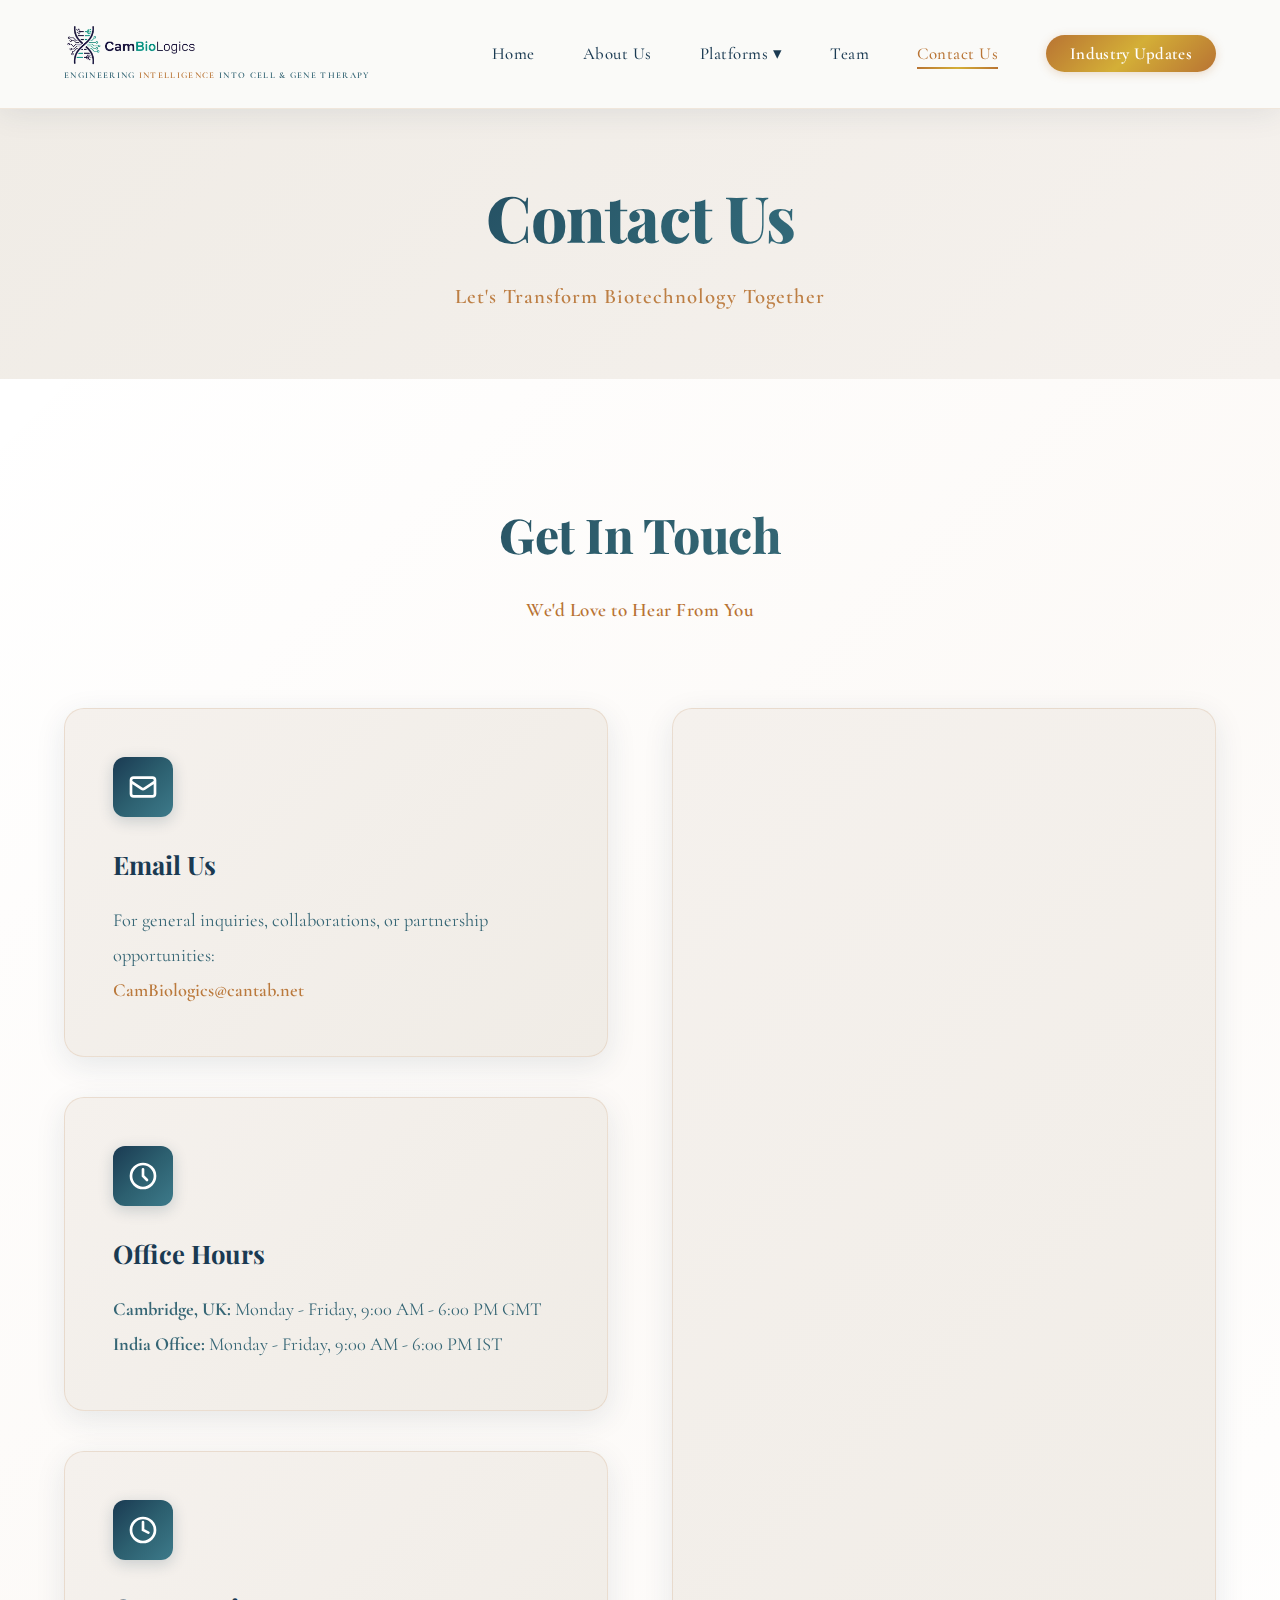
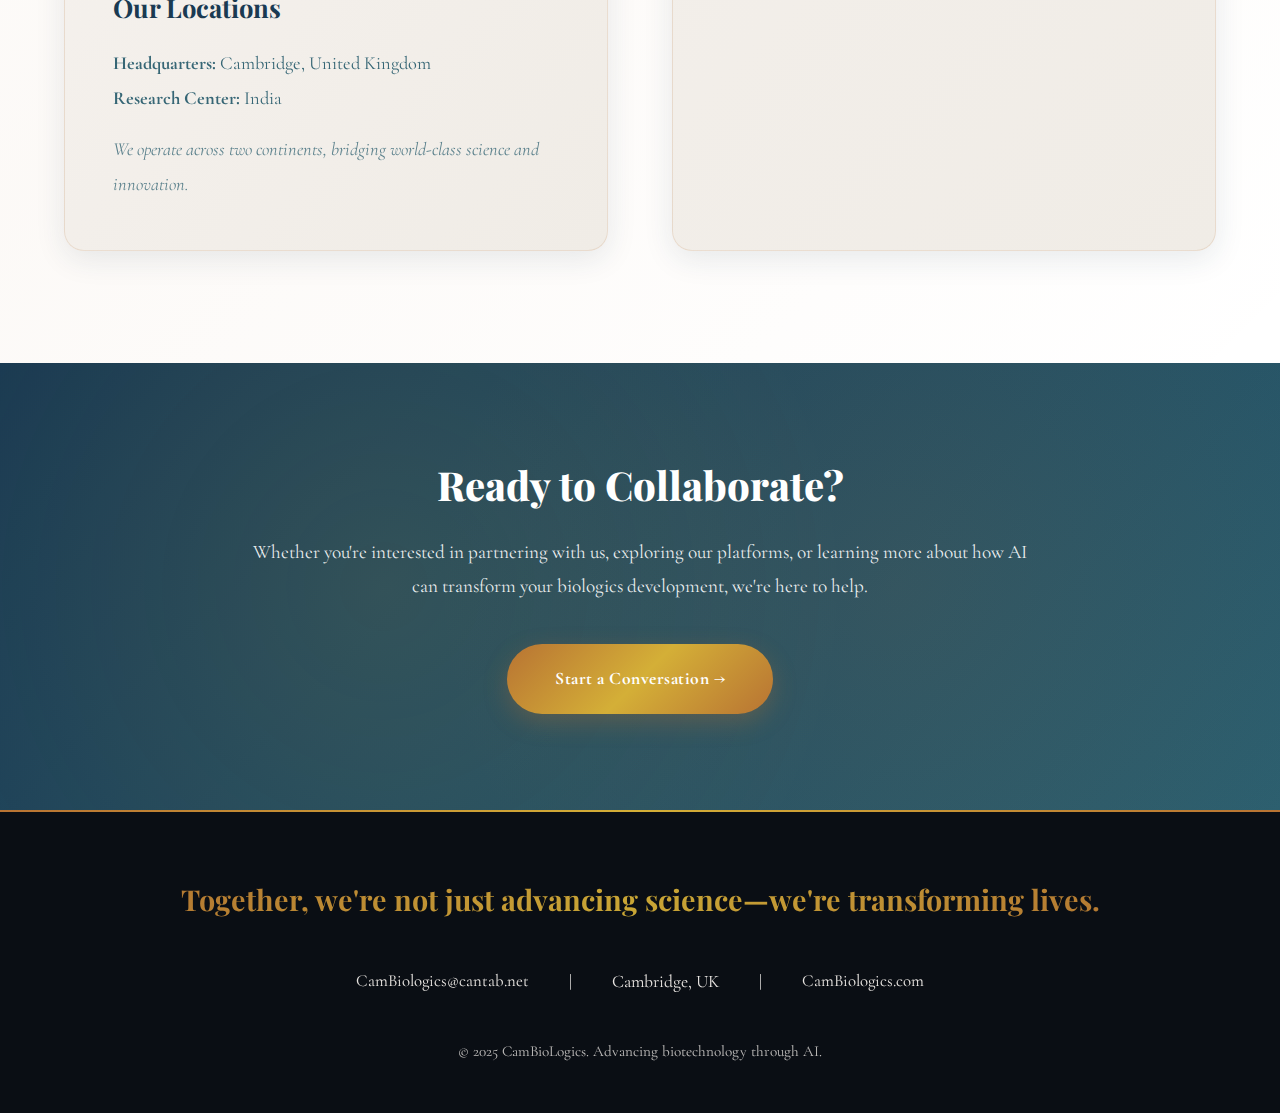
<file: contact.html>
<!DOCTYPE html>
<html lang="en">
<head>
    <meta charset="UTF-8">
    <meta name="viewport" content="width=device-width, initial-scale=1.0">
    <title>Contact Us - CamBioLogics</title>
    <link href="https://fonts.googleapis.com/css2?family=Playfair+Display:wght@400;600;700;800&family=Cormorant+Garamond:wght@300;400;500;600&display=swap" rel="stylesheet">
    <style>
        :root {
            --deep-navy: #0f1419;
            --rich-blue: #1a3a52;
            --teal-accent: #2c5f6f;
            --copper: #b87333;
            --gold: #d4af37;
            --soft-cream: #f5f1ed;
            --ivory: #f0ece6;
            --midnight: #0a0e14;
            --sage: #8b9d83;
            --gradient-primary: linear-gradient(135deg, #1a3a52 0%, #2c5f6f 50%, #3d7a8a 100%);
            --gradient-accent: linear-gradient(135deg, #b87333 0%, #d4af37 50%, #b87333 100%);
        }

        * {
            margin: 0;
            padding: 0;
            box-sizing: border-box;
        }

        body {
            font-family: 'Cormorant Garamond', serif;
            color: var(--rich-blue);
            background: var(--ivory);
            line-height: 1.8;
            overflow-x: hidden;
        }

        .molecular-bg {
            position: fixed;
            top: 0;
            left: 0;
            width: 100%;
            height: 100%;
            z-index: -1;
            opacity: 0.03;
            background-image: 
                radial-gradient(circle at 20% 50%, var(--rich-blue) 3px, transparent 3px),
                radial-gradient(circle at 80% 80%, var(--teal-accent) 2px, transparent 2px),
                radial-gradient(circle at 40% 20%, var(--copper) 2px, transparent 2px);
            background-size: 120px 80px, 180px 120px, 100px 70px;
            animation: molecularFloat 80s linear infinite;
        }

        @keyframes molecularFloat {
            0% { transform: translate(0, 0) rotate(0deg); }
            100% { transform: translate(-30px, -30px) rotate(360deg); }
        }

        nav {
            position: fixed;
            top: 0;
            left: 0;
            right: 0;
            background: rgba(250, 250, 248, 0.97);
            backdrop-filter: blur(15px);
            padding: 1.5rem 4rem;
            display: flex;
            justify-content: space-between;
            align-items: center;
            z-index: 1000;
            box-shadow: 0 2px 30px rgba(26, 58, 82, 0.1);
            animation: slideDown 0.8s ease-out;
            border-bottom: 1px solid rgba(184, 115, 51, 0.15);
        }

        @keyframes slideDown {
            from { transform: translateY(-100%); opacity: 0; }
            to { transform: translateY(0); opacity: 1; }
        }

        .logo {
            font-family: 'Playfair Display', serif;
            font-size: 2.2rem;
            font-weight: 800;
            background: var(--gradient-primary);
            -webkit-background-clip: text;
            -webkit-text-fill-color: transparent;
            background-clip: text;
            letter-spacing: 0.5px;
        }

        .nav-brand {
            display: flex;
            flex-direction: column;
            align-items: flex-start;
            text-decoration: none;
        }

        .nav-brand img {
            height: 42px;
            width: auto;
        }

        .nav-tagline {
            font-size: 0.55rem;
            font-weight: 600;
            letter-spacing: 0.15em;
            text-transform: uppercase;
            color: #2c5f6f;
            margin-top: 2px;
            font-family: 'Cormorant Garamond', serif;
        }

        .nav-tagline span {
            color: #b87333;
        }

        .nav-links {
            display: flex;
            gap: 3rem;
            list-style: none;
            align-items: center;
        }

        .nav-links a {
            text-decoration: none;
            color: var(--rich-blue);
            font-weight: 500;
            font-size: 1.05rem;
            position: relative;
            transition: all 0.4s ease;
            letter-spacing: 0.5px;
        }

        .nav-links a::after {
            content: '';
            position: absolute;
            bottom: -5px;
            left: 0;
            width: 0;
            height: 2px;
            background: var(--gradient-accent);
            transition: width 0.4s ease;
        }

        .nav-links a:hover {
            color: var(--copper);
            transform: translateY(-2px);
        }

        .nav-links a:hover::after {
            width: 100%;
        }

        .nav-links a.login-btn {
            background: var(--gradient-accent);
            color: white !important;
            -webkit-text-fill-color: white;
            padding: 0.5rem 1.5rem;
            border-radius: 25px;
            font-weight: 600;
            letter-spacing: 0.3px;
            transition: all 0.4s ease;
            box-shadow: 0 2px 10px rgba(184, 115, 51, 0.25);
        }

        .nav-links a.login-btn:hover {
            transform: translateY(-2px);
            box-shadow: 0 4px 18px rgba(184, 115, 51, 0.4);
        }

        .nav-links a.login-btn::after {
            display: none;
        }

        .nav-links a.active {
            color: var(--copper);
        }

        .nav-links a.active::after {
            width: 100%;
        }

        .nav-login-btn {
            background: var(--gradient-accent);
            -webkit-background-clip: initial;
            -webkit-text-fill-color: initial;
            background-clip: initial;
            color: white !important;
            padding: 0.6rem 1.5rem;
            border-radius: 25px;
            font-weight: 600;
            font-size: 0.95rem;
            letter-spacing: 0.5px;
            transition: all 0.4s ease;
            box-shadow: 0 4px 15px rgba(184, 115, 51, 0.3);
        }

        .nav-login-btn:hover {
            transform: translateY(-2px);
            box-shadow: 0 6px 20px rgba(184, 115, 51, 0.45);
        }

        .nav-login-btn::after {
            display: none !important;
        }

        .dropdown {
            position: relative;
        }

        .dropdown-content {
            display: none;
            position: absolute;
            top: 100%;
            left: -20px;
            background: rgba(240, 236, 230, 0.98);
            backdrop-filter: blur(10px);
            min-width: 320px;
            box-shadow: 0 10px 40px rgba(26, 58, 82, 0.15);
            border-radius: 12px;
            padding: 1.5rem 0;
            padding-top: 0.5rem;
            margin-top: 0;
            animation: fadeInUp 0.4s ease;
            border: 1px solid rgba(184, 115, 51, 0.15);
        }

        @keyframes fadeInUp {
            from { opacity: 0; transform: translateY(15px); }
            to { opacity: 1; transform: translateY(0); }
        }

        .dropdown:hover .dropdown-content {
            display: block;
        }

        .dropdown-content a {
            display: block;
            padding: 1rem 2rem;
            color: var(--rich-blue);
            font-size: 1rem;
            transition: all 0.3s ease;
        }

        .dropdown-content a:hover {
            background: linear-gradient(90deg, rgba(184, 115, 51, 0.08) 0%, transparent 100%);
            padding-left: 2.5rem;
        }

        /* CARchitect flagship highlight */
        .dropdown-flagship {
            background: linear-gradient(135deg, rgba(26, 58, 82, 0.06), rgba(44, 95, 111, 0.08));
            padding: 1rem 2rem !important;
            border-bottom: 1px solid rgba(184, 115, 51, 0.15);
            position: relative;
            display: flex !important;
            align-items: center;
            justify-content: space-between;
        }
        .dropdown-flagship::before {
            content: '';
            position: absolute;
            left: 0;
            top: 0;
            bottom: 0;
            width: 3px;
            background: linear-gradient(180deg, #b87333, #d4af37);
        }
        .dropdown-flagship:hover {
            background: linear-gradient(135deg, rgba(184, 115, 51, 0.1), rgba(212, 175, 55, 0.08)) !important;
            padding-left: 2rem !important;
        }
        .dropdown-flagship .flagship-name {
            font-family: 'Playfair Display', serif;
            font-weight: 700;
            font-size: 1.05rem;
        }
        .dropdown-flagship .flagship-desc {
            font-size: 0.75rem;
            color: #64748b;
            display: block;
            margin-top: 0.15rem;
        }
        .dropdown-flagship .flagship-badges {
            display: flex;
            flex-direction: column;
            align-items: flex-end;
            gap: 0.3rem;
            margin-left: 1rem;
        }
        .flagship-badge {
            background: linear-gradient(135deg, #b87333, #d4af37, #b87333);
            background-size: 200% 100%;
            animation: flagshipShimmer 3s ease infinite;
            color: white;
            font-size: 0.6rem;
            font-weight: 700;
            padding: 0.2rem 0.6rem;
            border-radius: 10px;
            letter-spacing: 0.08em;
            text-transform: uppercase;
            box-shadow: 0 2px 8px rgba(184, 115, 51, 0.3);
        }
        .flagship-badge-outline {
            border: 1px solid rgba(44, 95, 111, 0.4);
            color: #2c5f6f;
            font-size: 0.6rem;
            font-weight: 600;
            padding: 0.15rem 0.5rem;
            border-radius: 10px;
        }
        @keyframes flagshipShimmer {
            0%, 100% { background-position: 0% 50%; }
            50% { background-position: 100% 50%; }
        }
        .dropdown-divider-label {
            padding: 0.5rem 2rem 0.25rem;
            font-size: 0.65rem;
            font-weight: 600;
            color: #94a3b8;
            text-transform: uppercase;
            letter-spacing: 0.1em;
        }

        .hero {
            margin-top: 100px;
            padding: 5rem 4rem 4rem;
            position: relative;
            background: linear-gradient(135deg, var(--ivory) 0%, var(--soft-cream) 100%);
            text-align: center;
        }

        .hero-content {
            max-width: 900px;
            margin: 0 auto;
            animation: fadeIn 1.2s ease-out 0.3s both;
        }

        @keyframes fadeIn {
            from { opacity: 0; transform: translateY(40px); }
            to { opacity: 1; transform: translateY(0); }
        }

        .hero h1 {
            font-family: 'Playfair Display', serif;
            font-size: 4rem;
            font-weight: 800;
            margin-bottom: 1.5rem;
            background: var(--gradient-primary);
            -webkit-background-clip: text;
            -webkit-text-fill-color: transparent;
            background-clip: text;
            line-height: 1.15;
            letter-spacing: -1px;
        }

        .hero-subtitle {
            font-size: 1.3rem;
            color: var(--copper);
            font-weight: 600;
            letter-spacing: 1px;
            opacity: 0.9;
        }

        .accent-shape {
            position: absolute;
            right: 10%;
            top: 20%;
            width: 400px;
            height: 400px;
            background: radial-gradient(circle, rgba(184, 115, 51, 0.12) 0%, transparent 70%);
            border-radius: 50%;
            filter: blur(100px);
            z-index: -1;
            animation: pulse-accent 10s ease-in-out infinite;
        }

        @keyframes pulse-accent {
            0%, 100% { transform: scale(1); opacity: 0.3; }
            50% { transform: scale(1.3); opacity: 0.5; }
        }

        .contact-section {
            padding: 7rem 4rem;
            background: white;
            position: relative;
            overflow: hidden;
        }

        .contact-section::before {
            content: '';
            position: absolute;
            top: 0;
            left: 0;
            width: 100%;
            height: 100%;
            background: 
                linear-gradient(135deg, transparent 0%, rgba(184, 115, 51, 0.04) 50%, transparent 100%);
            pointer-events: none;
        }

        .content-container {
            max-width: 1300px;
            margin: 0 auto;
        }

        .section-title {
            font-family: 'Playfair Display', serif;
            font-size: 3rem;
            font-weight: 800;
            text-align: center;
            margin-bottom: 1rem;
            background: var(--gradient-primary);
            -webkit-background-clip: text;
            -webkit-text-fill-color: transparent;
            background-clip: text;
            animation: fadeIn 1s ease-out;
            letter-spacing: -0.5px;
        }

        .section-subtitle {
            text-align: center;
            font-size: 1.2rem;
            color: var(--copper);
            margin-bottom: 5rem;
            font-weight: 600;
            letter-spacing: 0.5px;
            animation: fadeIn 1s ease-out 0.2s both;
        }

        .contact-grid {
            display: grid;
            grid-template-columns: 1fr 1fr;
            gap: 4rem;
            align-items: start;
        }

        .contact-info {
            display: grid;
            gap: 2.5rem;
        }

        .contact-card {
            background: linear-gradient(135deg, var(--soft-cream) 0%, var(--ivory) 100%);
            border-radius: 20px;
            padding: 3rem;
            box-shadow: 0 8px 30px rgba(26, 58, 82, 0.1);
            transition: all 0.4s ease;
            border: 1px solid rgba(184, 115, 51, 0.15);
            position: relative;
            overflow: hidden;
        }

        .contact-card::before {
            content: '';
            position: absolute;
            top: 0;
            left: 0;
            width: 5px;
            height: 100%;
            background: var(--gradient-primary);
            transform: scaleY(0);
            transition: transform 0.4s ease;
        }

        .contact-card:hover {
            transform: translateY(-8px);
            box-shadow: 0 15px 50px rgba(26, 58, 82, 0.15);
        }

        .contact-card:hover::before {
            transform: scaleY(1);
        }

        .contact-icon {
            width: 60px;
            height: 60px;
            margin-bottom: 1.5rem;
            background: var(--gradient-primary);
            border-radius: 12px;
            display: flex;
            align-items: center;
            justify-content: center;
            box-shadow: 0 4px 15px rgba(26, 58, 82, 0.2);
        }

        .contact-icon svg {
            width: 32px;
            height: 32px;
        }

        .contact-title {
            font-family: 'Playfair Display', serif;
            font-size: 1.6rem;
            font-weight: 700;
            color: var(--rich-blue);
            margin-bottom: 1rem;
        }

        .contact-details {
            font-size: 1.15rem;
            line-height: 1.9;
            color: var(--teal-accent);
            opacity: 0.95;
        }

        .contact-details a {
            color: var(--copper);
            text-decoration: none;
            font-weight: 600;
            transition: all 0.3s ease;
        }

        .contact-details a:hover {
            color: var(--gold);
            text-decoration: underline;
        }

        .map-container {
            background: linear-gradient(135deg, var(--soft-cream) 0%, var(--ivory) 100%);
            border-radius: 20px;
            overflow: hidden;
            box-shadow: 0 8px 30px rgba(26, 58, 82, 0.1);
            border: 1px solid rgba(184, 115, 51, 0.15);
            height: 100%;
            min-height: 500px;
        }

        .map-container iframe {
            width: 100%;
            height: 100%;
            min-height: 500px;
            border: none;
        }

        .cta-section {
            padding: 6rem 4rem;
            background: linear-gradient(135deg, var(--rich-blue) 0%, var(--teal-accent) 100%);
            text-align: center;
            position: relative;
            overflow: hidden;
        }

        .cta-section::before {
            content: '';
            position: absolute;
            top: 0;
            left: 0;
            width: 100%;
            height: 100%;
            background: 
                radial-gradient(circle at 30% 50%, rgba(212, 175, 55, 0.1) 0%, transparent 50%),
                radial-gradient(circle at 70% 50%, rgba(184, 115, 51, 0.1) 0%, transparent 50%);
            pointer-events: none;
        }

        .cta-content {
            max-width: 800px;
            margin: 0 auto;
            position: relative;
            z-index: 1;
        }

        .cta-title {
            font-family: 'Playfair Display', serif;
            font-size: 2.5rem;
            font-weight: 800;
            color: white;
            margin-bottom: 1.5rem;
            line-height: 1.3;
        }

        .cta-description {
            font-size: 1.2rem;
            color: rgba(255, 255, 255, 0.9);
            margin-bottom: 2.5rem;
            line-height: 1.8;
        }

        .cta-button {
            display: inline-block;
            padding: 1.2rem 3rem;
            background: var(--gradient-accent);
            color: white;
            text-decoration: none;
            border-radius: 50px;
            font-size: 1.1rem;
            font-weight: 700;
            letter-spacing: 0.5px;
            transition: all 0.3s ease;
            box-shadow: 0 8px 25px rgba(184, 115, 51, 0.3);
        }

        .cta-button:hover {
            transform: translateY(-3px);
            box-shadow: 0 12px 35px rgba(184, 115, 51, 0.4);
        }

        footer {
            background: var(--midnight);
            color: var(--soft-cream);
            padding: 4rem 4rem 3rem;
            text-align: center;
            position: relative;
            overflow: hidden;
        }

        footer::before {
            content: '';
            position: absolute;
            top: 0;
            left: 0;
            width: 100%;
            height: 2px;
            background: var(--gradient-accent);
        }

        .footer-content {
            max-width: 1300px;
            margin: 0 auto;
            font-size: 1.1rem;
            opacity: 0.95;
        }

        .footer-tagline {
            font-family: 'Playfair Display', serif;
            font-size: 1.8rem;
            margin-bottom: 2.5rem;
            font-weight: 700;
            background: var(--gradient-accent);
            -webkit-background-clip: text;
            -webkit-text-fill-color: transparent;
            background-clip: text;
        }

        .footer-links {
            display: flex;
            justify-content: center;
            gap: 2.5rem;
            margin-top: 2.5rem;
            flex-wrap: wrap;
        }

        .footer-links a {
            color: var(--soft-cream);
            text-decoration: none;
            transition: all 0.3s ease;
            font-size: 1.05rem;
        }

        .footer-links a:hover {
            color: var(--copper);
            transform: translateY(-2px);
        }

        @media (max-width: 768px) {
            nav {
                padding: 1rem 2rem;
                flex-direction: column;
                gap: 1.2rem;
            }

            .logo {
                font-size: 1.8rem;
            }

            .nav-links {
                gap: 1.5rem;
                flex-wrap: wrap;
                justify-content: center;
                font-size: 0.95rem;
            }

            .hero {
                padding: 4rem 2rem 3rem;
            }

            .hero h1 {
                font-size: 2.5rem;
            }

            .contact-section,
            .cta-section {
                padding: 5rem 2rem;
            }

            .section-title {
                font-size: 2.3rem;
            }

            .contact-grid {
                grid-template-columns: 1fr;
                gap: 2.5rem;
            }

            .map-container {
                min-height: 400px;
            }

            footer {
                padding: 3rem 2rem;
            }

            .accent-shape {
                width: 250px;
                height: 250px;
            }
        }

        .reveal {
            opacity: 0;
            transform: translateY(40px);
            transition: all 1s ease;
        }

        .reveal.active {
            opacity: 1;
            transform: translateY(0);
        }
    </style>
</head>
<body>
    <div class="molecular-bg"></div>

    <nav>
        <a href="index.html" class="nav-brand">
            <img src="Cambilogics_new_logo_transparent.png" alt="CamBioLogics">
            <span class="nav-tagline">Engineering <span>Intelligence</span> into Cell & Gene Therapy</span>
        </a>
        <ul class="nav-links">
            <li><a href="index.html">Home</a></li>
            <li><a href="cambiologics-about-us.html">About Us</a></li>
            <li class="dropdown">
                <a href="cambiologics-platforms.html">Platforms ▾</a>
                <div class="dropdown-content">
                    <a href="auth/dashboard.html" class="dropdown-flagship">
                        <div>
                            <span class="flagship-name">CARchitect</span>
                            <span class="flagship-desc">AI-powered CAR construct design platform</span>
                        </div>
                        <div class="flagship-badges">
                            <span class="flagship-badge">Flagship</span>
                            <span class="flagship-badge-outline">AI-Powered</span>
                        </div>
                    </a>
                    <div class="dropdown-divider-label">Other Platforms</div>
                    <a href="cambiologics-predict-mab.html">PREDICT-mAb</a>
                    <a href="cambiologics-cellcipher.html">CellCipher</a>
                    <a href="cambiologics-genspy.html">GenSpy</a>
                </div>
            </li>
            <li><a href="team.html">Team</a></li>
            <li><a href="#" class="active">Contact Us</a></li>
            <li><a href="industry-updates.html" class="login-btn">Industry Updates</a></li>
        </ul>
    </nav>

    <section class="hero">
        <div class="accent-shape"></div>
        <div class="hero-content">
            <h1>Contact Us</h1>
            <p class="hero-subtitle">Let's Transform Biotechnology Together</p>
        </div>
    </section>

    <section class="contact-section">
        <div class="content-container">
            <h2 class="section-title">Get In Touch</h2>
            <p class="section-subtitle">We'd Love to Hear From You</p>
            
            <div class="contact-grid">
                <div class="contact-info reveal">
                    <div class="contact-card">
                        <div class="contact-icon">
                            <svg viewBox="0 0 24 24" fill="none" xmlns="http://www.w3.org/2000/svg">
                                <path d="M3 8L10.89 13.26C11.53 13.67 12.47 13.67 13.11 13.26L21 8M5 19H19C20.1046 19 21 18.1046 21 17V7C21 5.89543 20.1046 5 19 5H5C3.89543 5 3 5.89543 3 7V17C3 18.1046 3.89543 19 5 19Z" stroke="white" stroke-width="2" stroke-linecap="round" stroke-linejoin="round"/>
                            </svg>
                        </div>
                        <h3 class="contact-title">Email Us</h3>
                        <div class="contact-details">
                            <p>For general inquiries, collaborations, or partnership opportunities:</p>
                            <p><a href="mailto:CamBiologics@cantab.net">CamBiologics@cantab.net</a></p>
                        </div>
                    </div>

                    <div class="contact-card">
                        <div class="contact-icon">
                            <svg viewBox="0 0 24 24" fill="none" xmlns="http://www.w3.org/2000/svg">
                                <path d="M12 21C16.9706 21 21 16.9706 21 12C21 7.02944 16.9706 3 12 3C7.02944 3 3 7.02944 3 12C3 16.9706 7.02944 21 12 21Z" stroke="white" stroke-width="2"/>
                                <path d="M12 7V12L15 15" stroke="white" stroke-width="2" stroke-linecap="round"/>
                            </svg>
                        </div>
                        <h3 class="contact-title">Office Hours</h3>
                        <div class="contact-details">
                            <p><strong>Cambridge, UK:</strong> Monday - Friday, 9:00 AM - 6:00 PM GMT</p>
                            <p><strong>India Office:</strong> Monday - Friday, 9:00 AM - 6:00 PM IST</p>
                        </div>
                    </div>

                    <div class="contact-card">
                        <div class="contact-icon">
                            <svg viewBox="0 0 24 24" fill="none" xmlns="http://www.w3.org/2000/svg">
                                <path d="M12 21C16.9706 21 21 16.9706 21 12C21 7.02944 16.9706 3 12 3C7.02944 3 3 7.02944 3 12C3 16.9706 7.02944 21 12 21Z" stroke="white" stroke-width="2"/>
                                <path d="M12 6V12L16 14" stroke="white" stroke-width="2" stroke-linecap="round"/>
                            </svg>
                        </div>
                        <h3 class="contact-title">Our Locations</h3>
                        <div class="contact-details">
                            <p><strong>Headquarters:</strong> Cambridge, United Kingdom</p>
                            <p><strong>Research Center:</strong> India</p>
                            <p style="margin-top: 1rem; font-style: italic; opacity: 0.8;">We operate across two continents, bridging world-class science and innovation.</p>
                        </div>
                    </div>
                </div>

                <div class="map-container reveal" style="animation-delay: 0.2s">
                    <iframe 
                        src="https://www.google.com/maps/embed?pb=!1m18!1m12!1m3!1d155498.60473547257!2d0.03261958203124987!3d52.205337699999996!2m3!1f0!2f0!3f0!3m2!1i1024!2i768!4f13.1!3m3!1m2!1s0x47d85d89f32a012d%3A0x63a320e1a35e3d21!2sCambridge%2C%20UK!5e0!3m2!1sen!2sus!4v1737148687282!5m2!1sen!2sus"
                        width="600" 
                        height="500" 
                        style="border:0;" 
                        allowfullscreen="" 
                        loading="lazy" 
                        referrerpolicy="no-referrer-when-downgrade">
                    </iframe>
                </div>
            </div>
        </div>
    </section>

    <section class="cta-section">
        <div class="cta-content">
            <h2 class="cta-title">Ready to Collaborate?</h2>
            <p class="cta-description">
                Whether you're interested in partnering with us, exploring our platforms, or learning more about how AI can transform your biologics development, we're here to help.
            </p>
            <a href="mailto:CamBiologics@cantab.net" class="cta-button">Start a Conversation →</a>
        </div>
    </section>

    <footer>
        <div class="footer-content">
            <div class="footer-tagline">Together, we're not just advancing science—we're transforming lives.</div>
            <div class="footer-links">
                <a href="mailto:CamBiologics@cantab.net">CamBiologics@cantab.net</a>
                <span>|</span>
                <span>Cambridge, UK</span>
                <span>|</span>
                <a href="http://CamBiologics.com">CamBiologics.com</a>
            </div>
            <div style="margin-top: 2.5rem; font-size: 0.95rem; opacity: 0.8;">
                © 2025 CamBioLogics. Advancing biotechnology through AI.
            </div>
        </div>
    </footer>

    <script>
        // Scroll reveal animation
        const revealElements = document.querySelectorAll('.reveal');
        
        const revealOnScroll = () => {
            const windowHeight = window.innerHeight;
            revealElements.forEach(element => {
                const elementTop = element.getBoundingClientRect().top;
                if (elementTop < windowHeight - 120) {
                    element.classList.add('active');
                }
            });
        };

        window.addEventListener('scroll', revealOnScroll);
        window.addEventListener('load', revealOnScroll);

        // Smooth scrolling for navigation links
        document.querySelectorAll('a[href^="#"]').forEach(anchor => {
            anchor.addEventListener('click', function (e) {
                e.preventDefault();
                const target = document.querySelector(this.getAttribute('href'));
                if (target) {
                    target.scrollIntoView({
                        behavior: 'smooth',
                        block: 'start'
                    });
                }
            });
        });

        // Parallax effect for accent shape
        window.addEventListener('scroll', () => {
            const scrolled = window.pageYOffset;
            const shape = document.querySelector('.accent-shape');
            if (shape) {
                shape.style.transform = `translateY(${scrolled * 0.25}px) scale(${1 + scrolled * 0.0001})`;
            }
        });
    </script>
</body>
</html>
</file>
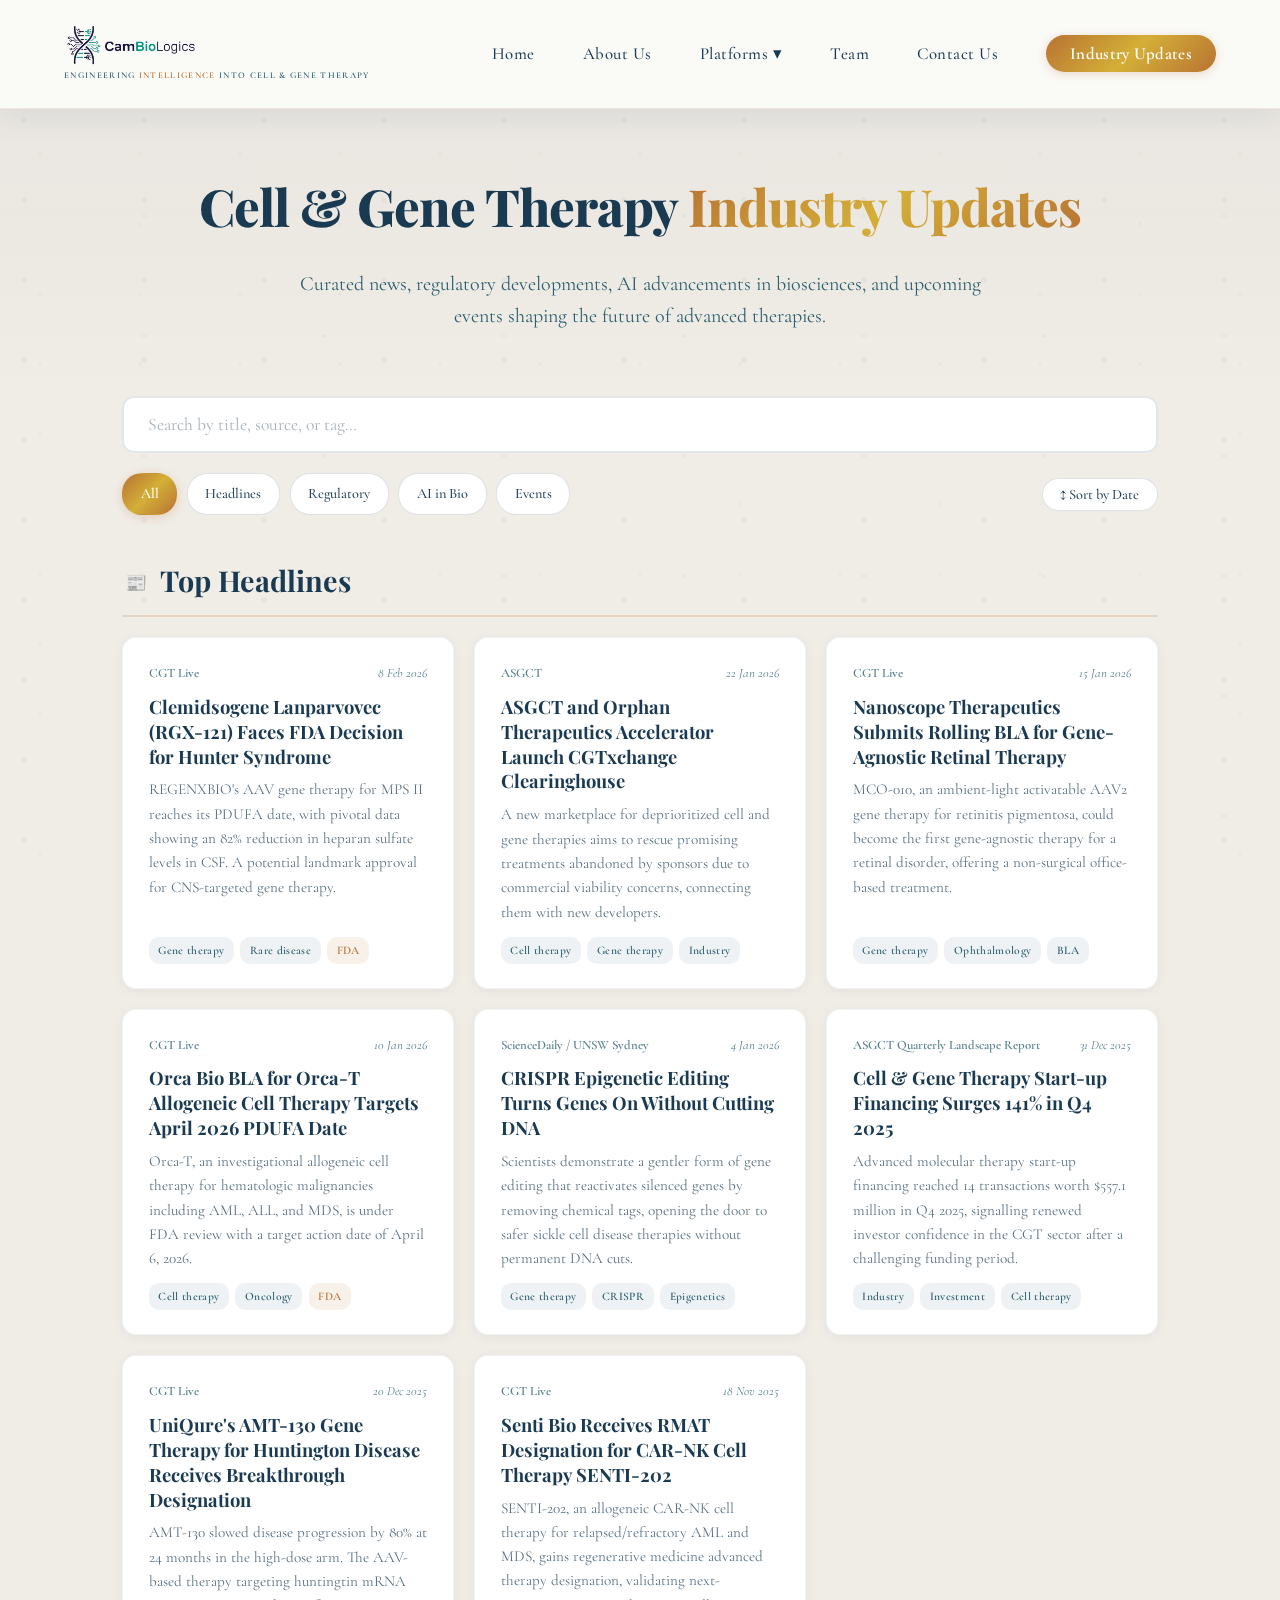
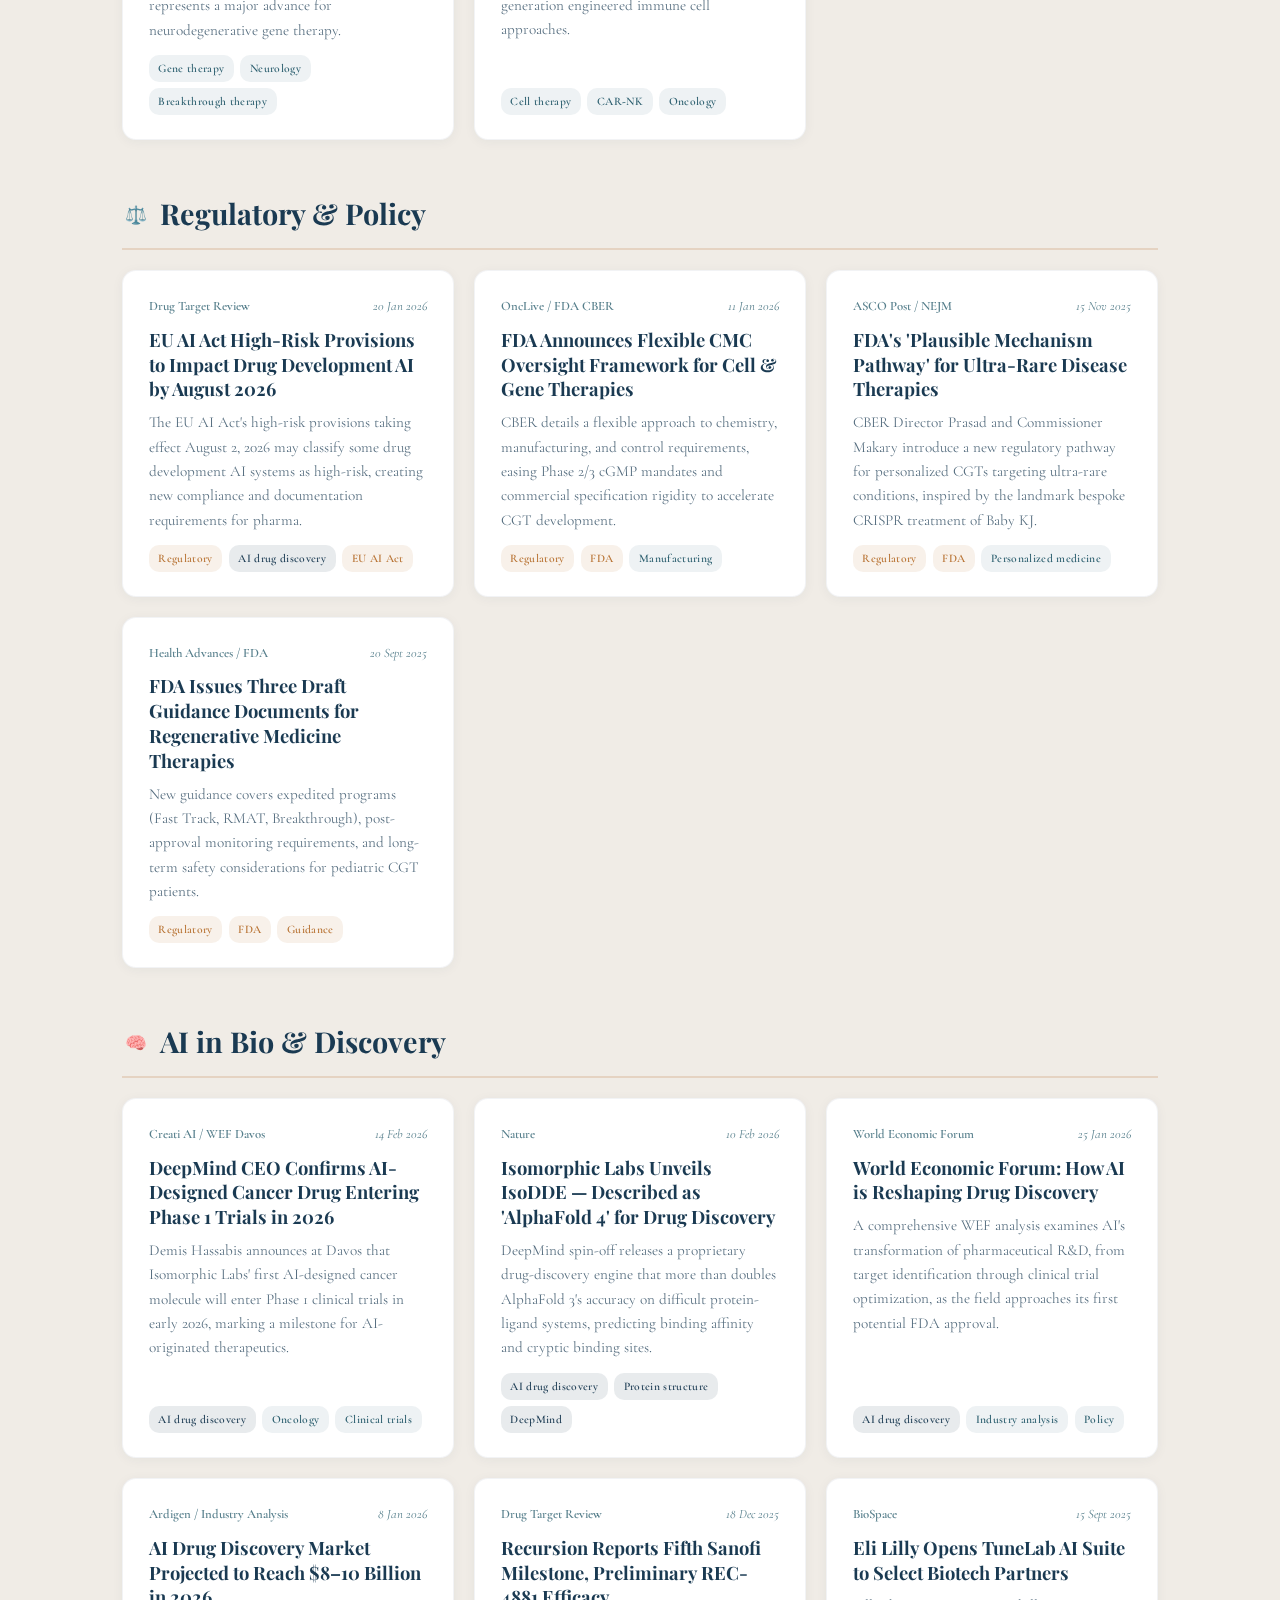
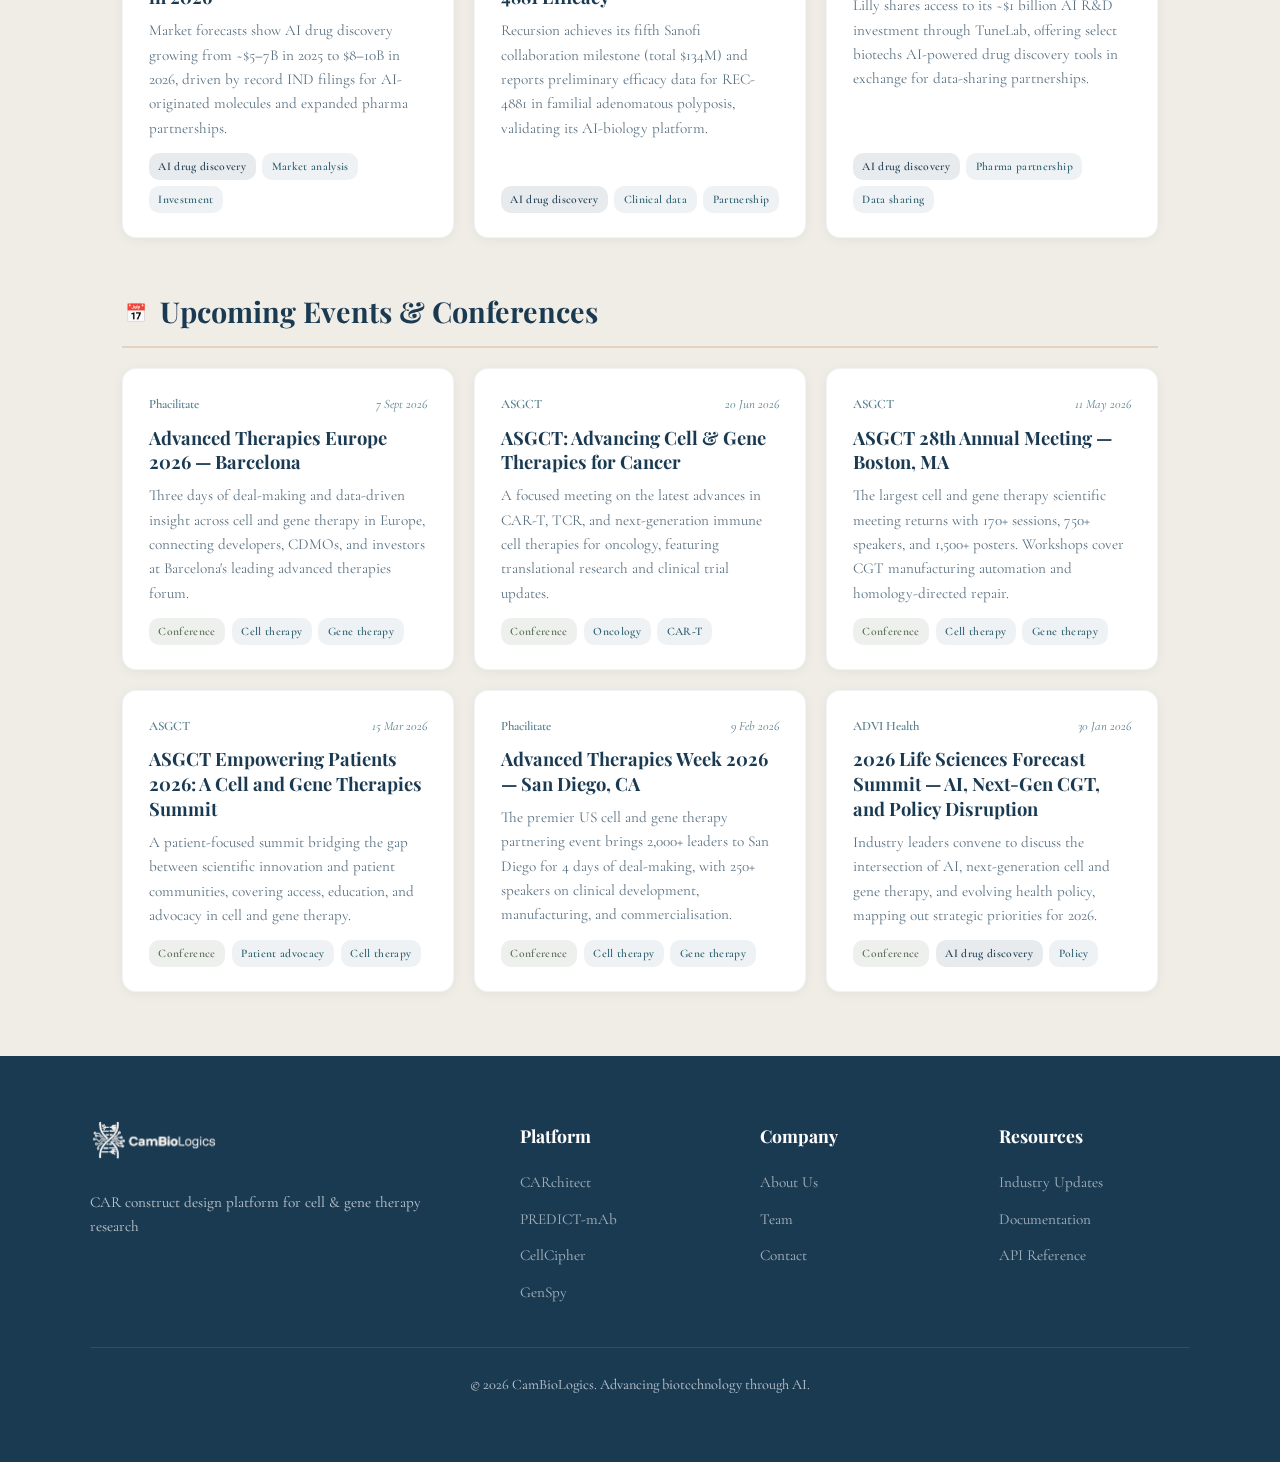
<file: industry-updates.html>
<!DOCTYPE html>
<html lang="en">
<head>
    <meta charset="UTF-8">
    <meta name="viewport" content="width=device-width, initial-scale=1.0">
    <title>Industry Updates - CamBioLogics</title>
    <meta name="description" content="Latest news and updates in cell & gene therapy, AI drug discovery, regulatory developments, and upcoming industry events curated by CamBioLogics.">
    <link href="https://fonts.googleapis.com/css2?family=Playfair+Display:wght@400;600;700;800&family=Cormorant+Garamond:wght@300;400;500;600&display=swap" rel="stylesheet">
    <style>
        :root {
            --deep-navy: #0f1419;
            --rich-blue: #1a3a52;
            --teal-accent: #2c5f6f;
            --copper: #b87333;
            --gold: #d4af37;
            --soft-cream: #f5f1ed;
            --ivory: #f0ece6;
            --midnight: #0a0e14;
            --sage: #8b9d83;
            --gradient-primary: linear-gradient(135deg, #1a3a52 0%, #2c5f6f 50%, #3d7a8a 100%);
            --gradient-accent: linear-gradient(135deg, #b87333 0%, #d4af37 50%, #b87333 100%);
        }

        * { margin: 0; padding: 0; box-sizing: border-box; }

        body {
            font-family: 'Cormorant Garamond', serif;
            color: var(--rich-blue);
            background: var(--ivory);
            line-height: 1.8;
            overflow-x: hidden;
        }

        .molecular-bg {
            position: fixed; top: 0; left: 0; width: 100%; height: 100%; z-index: -1; opacity: 0.03;
            background-image:
                radial-gradient(circle at 20% 50%, var(--rich-blue) 3px, transparent 3px),
                radial-gradient(circle at 80% 80%, var(--teal-accent) 2px, transparent 2px),
                radial-gradient(circle at 40% 20%, var(--copper) 2px, transparent 2px);
            background-size: 120px 80px, 180px 120px, 100px 70px;
            animation: molecularFloat 80s linear infinite;
        }

        @keyframes molecularFloat {
            0% { transform: translate(0, 0) rotate(0deg); }
            100% { transform: translate(-30px, -30px) rotate(360deg); }
        }

        /* ─── Navigation ─── */
        nav {
            position: fixed; top: 0; left: 0; right: 0;
            background: rgba(250, 250, 248, 0.97);
            backdrop-filter: blur(15px);
            padding: 1.5rem 4rem;
            display: flex; justify-content: space-between; align-items: center;
            z-index: 1000;
            box-shadow: 0 2px 30px rgba(26, 58, 82, 0.1);
            animation: slideDown 0.8s ease-out;
            border-bottom: 1px solid rgba(184, 115, 51, 0.15);
        }

        @keyframes slideDown {
            from { transform: translateY(-100%); opacity: 0; }
            to { transform: translateY(0); opacity: 1; }
        }

        .nav-brand {
            display: flex; flex-direction: column; align-items: flex-start; text-decoration: none;
        }
        .nav-brand img { height: 42px; width: auto; }
        .nav-tagline {
            font-size: 0.55rem; font-weight: 600; letter-spacing: 0.15em;
            text-transform: uppercase; color: #2c5f6f; margin-top: 2px;
            font-family: 'Cormorant Garamond', serif;
        }
        .nav-tagline span { color: #b87333; }

        .nav-links { display: flex; gap: 3rem; list-style: none; align-items: center; }
        .nav-links a {
            text-decoration: none; color: var(--rich-blue); font-weight: 500; font-size: 1.05rem;
            position: relative; transition: all 0.4s ease; letter-spacing: 0.5px;
        }
        .nav-links a::after {
            content: ''; position: absolute; bottom: -5px; left: 0; width: 0; height: 2px;
            background: var(--gradient-accent); transition: width 0.4s ease;
        }
        .nav-links a:hover { color: var(--copper); transform: translateY(-2px); }
        .nav-links a:hover::after { width: 100%; }
        .nav-links a.active { color: var(--copper); }
        .nav-links a.active::after { width: 100%; }

        .nav-links a.nav-cta-updates {
            background: var(--gradient-accent);
            color: white !important; -webkit-text-fill-color: white;
            padding: 0.5rem 1.5rem; border-radius: 25px; font-weight: 600;
            letter-spacing: 0.3px; transition: all 0.4s ease;
            box-shadow: 0 2px 10px rgba(184, 115, 51, 0.25);
        }
        .nav-links a.nav-cta-updates:hover {
            transform: translateY(-2px); box-shadow: 0 4px 18px rgba(184, 115, 51, 0.4);
        }
        .nav-links a.nav-cta-updates::after { display: none; }

        .dropdown { position: relative; }
        .dropdown-content {
            display: none; position: absolute; top: 100%; left: -20px;
            background: rgba(240, 236, 230, 0.98); backdrop-filter: blur(10px);
            min-width: 320px; box-shadow: 0 10px 40px rgba(26, 58, 82, 0.15);
            border-radius: 12px; overflow: hidden; padding: 0.5rem 0;
            border: 1px solid rgba(184, 115, 51, 0.1); z-index: 100;
        }
        .dropdown:hover .dropdown-content { display: block; }
        .dropdown-content a {
            display: block; padding: 0.6rem 1.2rem; font-size: 0.95rem;
            color: var(--rich-blue); transition: all 0.3s;
        }
        .dropdown-content a:hover { background: rgba(184, 115, 51, 0.08); color: var(--copper); }
        .dropdown-content a::after { display: none; }
        .dropdown-flagship {
            display: flex !important; justify-content: space-between; align-items: center;
            padding: 0.8rem 1.2rem !important;
            background: linear-gradient(135deg, rgba(26, 58, 82, 0.05), rgba(44, 95, 111, 0.08));
            border-bottom: 1px solid rgba(184, 115, 51, 0.12);
        }
        .flagship-name { font-family: 'Playfair Display', serif; font-weight: 700; font-size: 1rem; display: block; }
        .flagship-desc { font-size: 0.8rem; opacity: 0.7; display: block; margin-top: 2px; }
        .flagship-badges { display: flex; gap: 0.4rem; }
        .flagship-badge {
            background: var(--gradient-accent); color: white; font-size: 0.65rem; padding: 0.15rem 0.5rem;
            border-radius: 10px; font-weight: 600;
        }
        .flagship-badge-outline {
            border: 1px solid var(--copper); color: var(--copper); font-size: 0.65rem;
            padding: 0.15rem 0.5rem; border-radius: 10px; font-weight: 600;
        }
        .dropdown-divider-label {
            padding: 0.4rem 1.2rem; font-size: 0.7rem; text-transform: uppercase;
            letter-spacing: 0.1em; color: var(--teal-accent); opacity: 0.7; font-weight: 600;
        }

        /* ─── Hero ─── */
        .hero {
            padding: 10rem 4rem 4rem; text-align: center; position: relative; overflow: hidden;
            background: linear-gradient(180deg, rgba(26,58,82,0.04) 0%, transparent 100%);
        }
        .hero h1 {
            font-family: 'Playfair Display', serif; font-size: 3.2rem; font-weight: 800;
            color: var(--rich-blue); margin-bottom: 1rem; letter-spacing: -0.02em;
        }
        .hero h1 .highlight {
            background: var(--gradient-accent); -webkit-background-clip: text;
            -webkit-text-fill-color: transparent; background-clip: text;
        }
        .hero-subtitle {
            font-size: 1.25rem; max-width: 700px; margin: 0 auto; color: var(--teal-accent);
            line-height: 1.6;
        }

        /* ─── Controls ─── */
        .controls {
            max-width: 1100px; margin: 0 auto 2.5rem; padding: 0 2rem;
        }
        .search-box {
            width: 100%; padding: 1rem 1.5rem; font-size: 1.1rem;
            font-family: 'Cormorant Garamond', serif;
            border: 2px solid rgba(26, 58, 82, 0.12); border-radius: 12px;
            background: white; color: var(--rich-blue); outline: none;
            transition: border-color 0.3s, box-shadow 0.3s;
            margin-bottom: 1.25rem;
        }
        .search-box:focus {
            border-color: var(--copper);
            box-shadow: 0 0 0 3px rgba(184, 115, 51, 0.12);
        }
        .search-box::placeholder { color: rgba(26, 58, 82, 0.4); }

        .filter-chips {
            display: flex; flex-wrap: wrap; gap: 0.6rem; align-items: center;
        }
        .filter-chip {
            padding: 0.45rem 1.1rem; border-radius: 20px; border: 1.5px solid rgba(26, 58, 82, 0.15);
            background: white; color: var(--rich-blue); font-size: 0.9rem;
            font-family: 'Cormorant Garamond', serif; font-weight: 500;
            cursor: pointer; transition: all 0.3s; user-select: none;
        }
        .filter-chip:hover { border-color: var(--copper); color: var(--copper); }
        .filter-chip.active {
            background: var(--gradient-accent); color: white; border-color: transparent;
            box-shadow: 0 2px 8px rgba(184, 115, 51, 0.25);
        }
        .sort-btn {
            margin-left: auto; padding: 0.45rem 1.1rem; border-radius: 20px;
            border: 1.5px solid rgba(26, 58, 82, 0.15); background: white;
            color: var(--rich-blue); font-size: 0.9rem; font-family: 'Cormorant Garamond', serif;
            font-weight: 500; cursor: pointer; transition: all 0.3s;
        }
        .sort-btn:hover { border-color: var(--copper); color: var(--copper); }

        /* ─── Section headings ─── */
        .section-block {
            max-width: 1100px; margin: 0 auto 3rem; padding: 0 2rem;
        }
        .section-heading {
            font-family: 'Playfair Display', serif; font-size: 1.8rem; font-weight: 700;
            color: var(--rich-blue); margin-bottom: 1.25rem; padding-bottom: 0.5rem;
            border-bottom: 2px solid rgba(184, 115, 51, 0.2);
            display: flex; align-items: center; gap: 0.6rem;
        }
        .section-icon {
            width: 28px; height: 28px; display: inline-flex; align-items: center;
            justify-content: center; border-radius: 8px; font-size: 1.1rem;
            flex-shrink: 0;
        }

        /* ─── Cards ─── */
        .cards-grid {
            display: grid; grid-template-columns: repeat(auto-fill, minmax(320px, 1fr));
            gap: 1.25rem;
        }
        .update-card {
            background: white; border-radius: 14px; padding: 1.5rem 1.6rem;
            border: 1px solid rgba(26, 58, 82, 0.06);
            box-shadow: 0 2px 12px rgba(26, 58, 82, 0.05);
            transition: all 0.35s ease; display: flex; flex-direction: column;
        }
        .update-card:hover {
            transform: translateY(-4px);
            box-shadow: 0 8px 30px rgba(26, 58, 82, 0.12);
            border-color: rgba(184, 115, 51, 0.15);
        }
        .card-meta {
            display: flex; justify-content: space-between; align-items: center;
            margin-bottom: 0.6rem; font-size: 0.8rem; color: var(--teal-accent); opacity: 0.8;
        }
        .card-source { font-weight: 600; }
        .card-date { font-style: italic; }
        .card-title {
            font-family: 'Playfair Display', serif; font-size: 1.15rem; font-weight: 700;
            color: var(--rich-blue); margin-bottom: 0.5rem; line-height: 1.35;
        }
        .card-title a {
            color: inherit; text-decoration: none; transition: color 0.3s;
        }
        .card-title a:hover { color: var(--copper); }
        .card-summary {
            font-size: 0.95rem; color: var(--rich-blue); opacity: 0.75;
            line-height: 1.6; margin-bottom: 0.8rem; flex-grow: 1;
        }
        .card-tags { display: flex; flex-wrap: wrap; gap: 0.4rem; }
        .card-tag {
            font-size: 0.72rem; padding: 0.2rem 0.6rem; border-radius: 10px;
            font-weight: 600; letter-spacing: 0.03em;
            background: rgba(44, 95, 111, 0.08); color: var(--teal-accent);
        }
        .card-tag.regulatory { background: rgba(184, 115, 51, 0.1); color: var(--copper); }
        .card-tag.ai { background: rgba(26, 58, 82, 0.1); color: var(--rich-blue); }
        .card-tag.event { background: rgba(139, 157, 131, 0.15); color: #5a6e52; }

        .no-results {
            text-align: center; padding: 3rem 1rem; color: var(--teal-accent);
            font-size: 1.15rem; display: none;
        }

        /* ─── Footer ─── */
        footer {
            background: var(--rich-blue); color: rgba(255,255,255,0.7); padding: 4rem;
            margin-top: 4rem;
        }
        .footer-container { max-width: 1100px; margin: 0 auto; }
        .footer-content {
            display: grid; grid-template-columns: 2fr 1fr 1fr 1fr; gap: 3rem;
            margin-bottom: 2rem;
        }
        .footer-brand p { font-size: 0.95rem; margin-top: 0.5rem; line-height: 1.6; }
        .footer-links h4 {
            color: white; font-family: 'Playfair Display', serif; font-size: 1.1rem;
            margin-bottom: 1rem;
        }
        .footer-links ul { list-style: none; }
        .footer-links li { margin-bottom: 0.5rem; }
        .footer-links a {
            color: rgba(255,255,255,0.6); text-decoration: none; font-size: 0.95rem;
            transition: color 0.3s;
        }
        .footer-links a:hover { color: var(--copper); }
        .footer-bottom {
            border-top: 1px solid rgba(255,255,255,0.1); padding-top: 1.5rem;
            text-align: center; font-size: 0.9rem;
        }

        /* ─── Responsive ─── */
        @media (max-width: 900px) {
            nav { padding: 1rem 1.5rem; }
            .nav-links { display: none; flex-direction: column; gap: 1rem;
                position: absolute; top: 100%; left: 0; right: 0;
                background: rgba(250,250,248,0.98); padding: 1.5rem; text-align: center;
                box-shadow: 0 8px 30px rgba(26,58,82,0.1);
            }
            .nav-links.open { display: flex; }
            .hamburger { display: flex; flex-direction: column; gap: 5px; cursor: pointer; }
            .hamburger span { width: 24px; height: 2px; background: var(--rich-blue); transition: 0.3s; }
            .hero { padding: 8rem 1.5rem 3rem; }
            .hero h1 { font-size: 2.2rem; }
            .controls { padding: 0 1.5rem; }
            .cards-grid { grid-template-columns: 1fr; }
            .section-block { padding: 0 1.5rem; }
            .footer-content { grid-template-columns: 1fr 1fr; gap: 2rem; }
            footer { padding: 2.5rem 1.5rem; }
            .sort-btn { margin-left: 0; }
        }

        @media (min-width: 901px) {
            .hamburger { display: none; }
        }
    </style>
</head>
<body>
    <div class="molecular-bg"></div>

    <!-- Navigation -->
    <nav>
        <a href="index.html" class="nav-brand">
            <img src="Cambilogics_new_logo_transparent.png" alt="CamBioLogics">
            <span class="nav-tagline">Engineering <span>Intelligence</span> into Cell & Gene Therapy</span>
        </a>
        <div class="hamburger" onclick="this.classList.toggle('active'); document.querySelector('.nav-links').classList.toggle('open')">
            <span></span><span></span><span></span>
        </div>
        <ul class="nav-links">
            <li><a href="index.html">Home</a></li>
            <li><a href="cambiologics-about-us.html">About Us</a></li>
            <li class="dropdown">
                <a href="cambiologics-platforms.html">Platforms ▾</a>
                <div class="dropdown-content">
                    <a href="auth/dashboard.html" class="dropdown-flagship">
                        <div>
                            <span class="flagship-name">CARchitect</span>
                            <span class="flagship-desc">AI-powered CAR construct design platform</span>
                        </div>
                        <div class="flagship-badges">
                            <span class="flagship-badge">Flagship</span>
                            <span class="flagship-badge-outline">AI-Powered</span>
                        </div>
                    </a>
                    <div class="dropdown-divider-label">Other Platforms</div>
                    <a href="cambiologics-predict-mab.html">PREDICT-mAb</a>
                    <a href="cambiologics-cellcipher.html">CellCipher</a>
                    <a href="cambiologics-genspy.html">GenSpy</a>
                </div>
            </li>
            <li><a href="team.html">Team</a></li>
            <li><a href="contact.html">Contact Us</a></li>
            <li><a href="industry-updates.html" class="nav-cta-updates active">Industry Updates</a></li>
        </ul>
    </nav>

    <!-- Hero -->
    <section class="hero">
        <h1>Cell & Gene Therapy <span class="highlight">Industry Updates</span></h1>
        <p class="hero-subtitle">
            Curated news, regulatory developments, AI advancements in biosciences, and upcoming events shaping the future of advanced therapies.
        </p>
    </section>

    <!-- Controls -->
    <div class="controls">
        <input type="text" class="search-box" id="searchBox" placeholder="Search by title, source, or tag…">
        <div class="filter-chips">
            <span class="filter-chip active" data-category="all">All</span>
            <span class="filter-chip" data-category="headline">Headlines</span>
            <span class="filter-chip" data-category="regulatory">Regulatory</span>
            <span class="filter-chip" data-category="ai">AI in Bio</span>
            <span class="filter-chip" data-category="event">Events</span>
            <button class="sort-btn" id="sortBtn">↕ Sort by Date</button>
        </div>
    </div>

    <!-- Top Headlines -->
    <div class="section-block" data-section="headline">
        <h2 class="section-heading"><span class="section-icon">📰</span> Top Headlines</h2>
        <div class="cards-grid" id="headlineCards"></div>
    </div>

    <!-- Regulatory / Policy -->
    <div class="section-block" data-section="regulatory">
        <h2 class="section-heading"><span class="section-icon">⚖️</span> Regulatory &amp; Policy</h2>
        <div class="cards-grid" id="regulatoryCards"></div>
    </div>

    <!-- AI in Bio / Discovery -->
    <div class="section-block" data-section="ai">
        <h2 class="section-heading"><span class="section-icon">🧠</span> AI in Bio &amp; Discovery</h2>
        <div class="cards-grid" id="aiCards"></div>
    </div>

    <!-- Events -->
    <div class="section-block" data-section="event">
        <h2 class="section-heading"><span class="section-icon">📅</span> Upcoming Events &amp; Conferences</h2>
        <div class="cards-grid" id="eventCards"></div>
    </div>

    <div class="no-results" id="noResults">No results match your search. Try different keywords or clear your filters.</div>

    <!-- Footer -->
    <footer>
        <div class="footer-container">
            <div class="footer-content">
                <div class="footer-brand">
                    <img src="Cambilogics_logo_light.png" alt="CamBioLogics" style="height: 40px; width: auto; margin-bottom: 0.75rem;">
                    <p>CAR construct design platform for cell &amp; gene therapy research</p>
                </div>
                <div class="footer-links">
                    <h4>Platform</h4>
                    <ul>
                        <li><a href="auth/dashboard.html">CARchitect</a></li>
                        <li><a href="cambiologics-predict-mab.html">PREDICT-mAb</a></li>
                        <li><a href="cambiologics-cellcipher.html">CellCipher</a></li>
                        <li><a href="cambiologics-genspy.html">GenSpy</a></li>
                    </ul>
                </div>
                <div class="footer-links">
                    <h4>Company</h4>
                    <ul>
                        <li><a href="cambiologics-about-us.html">About Us</a></li>
                        <li><a href="team.html">Team</a></li>
                        <li><a href="contact.html">Contact</a></li>
                    </ul>
                </div>
                <div class="footer-links">
                    <h4>Resources</h4>
                    <ul>
                        <li><a href="industry-updates.html">Industry Updates</a></li>
                        <li><a href="#">Documentation</a></li>
                        <li><a href="#">API Reference</a></li>
                    </ul>
                </div>
            </div>
            <div class="footer-bottom">
                <p>&copy; 2026 CamBioLogics. Advancing biotechnology through AI.</p>
            </div>
        </div>
    </footer>

    <script>
    // ─── Industry Updates Data ───
    const industryUpdates = [
        // ── TOP HEADLINES ──
        {
            category: "headline",
            title: "CRISPR Epigenetic Editing Turns Genes On Without Cutting DNA",
            url: "https://www.sciencedaily.com/releases/2026/01/260104202813.htm",
            source: "ScienceDaily / UNSW Sydney",
            date: "2026-01-04",
            summary: "Scientists demonstrate a gentler form of gene editing that reactivates silenced genes by removing chemical tags, opening the door to safer sickle cell disease therapies without permanent DNA cuts.",
            tags: ["Gene therapy", "CRISPR", "Epigenetics"]
        },
        {
            category: "headline",
            title: "Clemidsogene Lanparvovec (RGX-121) Faces FDA Decision for Hunter Syndrome",
            url: "https://www.cgtlive.com/view/fda-decisions-look-1h-2026",
            source: "CGT Live",
            date: "2026-02-08",
            summary: "REGENXBIO's AAV gene therapy for MPS II reaches its PDUFA date, with pivotal data showing an 82% reduction in heparan sulfate levels in CSF. A potential landmark approval for CNS-targeted gene therapy.",
            tags: ["Gene therapy", "Rare disease", "FDA"]
        },
        {
            category: "headline",
            title: "UniQure's AMT-130 Gene Therapy for Huntington Disease Receives Breakthrough Designation",
            url: "https://www.cgtlive.com/view/top-fda-gene-cell-therapy-news-2025-year-end-recap",
            source: "CGT Live",
            date: "2025-12-20",
            summary: "AMT-130 slowed disease progression by 80% at 24 months in the high-dose arm. The AAV-based therapy targeting huntingtin mRNA represents a major advance for neurodegenerative gene therapy.",
            tags: ["Gene therapy", "Neurology", "Breakthrough therapy"]
        },
        {
            category: "headline",
            title: "Nanoscope Therapeutics Submits Rolling BLA for Gene-Agnostic Retinal Therapy",
            url: "https://www.cgtlive.com/view/top-fda-gene-cell-therapy-news-2025-year-end-recap",
            source: "CGT Live",
            date: "2026-01-15",
            summary: "MCO-010, an ambient-light activatable AAV2 gene therapy for retinitis pigmentosa, could become the first gene-agnostic therapy for a retinal disorder, offering a non-surgical office-based treatment.",
            tags: ["Gene therapy", "Ophthalmology", "BLA"]
        },
        {
            category: "headline",
            title: "ASGCT and Orphan Therapeutics Accelerator Launch CGTxchange Clearinghouse",
            url: "https://www.asgct.org/news-publications/asgct-news/american-society-of-gene-cell-therapy-and-orphan-therapeutics-accelerator-partner-to-advance-and-commercialize-promising-rare-disease-treatments",
            source: "ASGCT",
            date: "2026-01-22",
            summary: "A new marketplace for deprioritized cell and gene therapies aims to rescue promising treatments abandoned by sponsors due to commercial viability concerns, connecting them with new developers.",
            tags: ["Cell therapy", "Gene therapy", "Industry"]
        },
        {
            category: "headline",
            title: "Orca Bio BLA for Orca-T Allogeneic Cell Therapy Targets April 2026 PDUFA Date",
            url: "https://www.cgtlive.com/view/fda-decisions-look-1h-2026",
            source: "CGT Live",
            date: "2026-01-10",
            summary: "Orca-T, an investigational allogeneic cell therapy for hematologic malignancies including AML, ALL, and MDS, is under FDA review with a target action date of April 6, 2026.",
            tags: ["Cell therapy", "Oncology", "FDA"]
        },
        {
            category: "headline",
            title: "Senti Bio Receives RMAT Designation for CAR-NK Cell Therapy SENTI-202",
            url: "https://www.cgtlive.com/view/top-fda-gene-cell-therapy-news-2025-year-end-recap",
            source: "CGT Live",
            date: "2025-11-18",
            summary: "SENTI-202, an allogeneic CAR-NK cell therapy for relapsed/refractory AML and MDS, gains regenerative medicine advanced therapy designation, validating next-generation engineered immune cell approaches.",
            tags: ["Cell therapy", "CAR-NK", "Oncology"]
        },
        {
            category: "headline",
            title: "Cell & Gene Therapy Start-up Financing Surges 141% in Q4 2025",
            url: "https://www.asgct.org/news-publications/landscape-report",
            source: "ASGCT Quarterly Landscape Report",
            date: "2025-12-31",
            summary: "Advanced molecular therapy start-up financing reached 14 transactions worth $557.1 million in Q4 2025, signalling renewed investor confidence in the CGT sector after a challenging funding period.",
            tags: ["Industry", "Investment", "Cell therapy"]
        },

        // ── REGULATORY / POLICY ──
        {
            category: "regulatory",
            title: "FDA Announces Flexible CMC Oversight Framework for Cell & Gene Therapies",
            url: "https://www.onclive.com/view/fda-outlines-flexible-approach-to-cmc-oversight-for-cell-and-gene-therapies",
            source: "OncLive / FDA CBER",
            date: "2026-01-11",
            summary: "CBER details a flexible approach to chemistry, manufacturing, and control requirements, easing Phase 2/3 cGMP mandates and commercial specification rigidity to accelerate CGT development.",
            tags: ["Regulatory", "FDA", "Manufacturing"]
        },
        {
            category: "regulatory",
            title: "FDA's 'Plausible Mechanism Pathway' for Ultra-Rare Disease Therapies",
            url: "https://ascopost.com/news/january-2026/fda-increases-flexibility-on-requirements-for-cell-and-gene-therapies/",
            source: "ASCO Post / NEJM",
            date: "2025-11-15",
            summary: "CBER Director Prasad and Commissioner Makary introduce a new regulatory pathway for personalized CGTs targeting ultra-rare conditions, inspired by the landmark bespoke CRISPR treatment of Baby KJ.",
            tags: ["Regulatory", "FDA", "Personalized medicine"]
        },
        {
            category: "regulatory",
            title: "FDA Issues Three Draft Guidance Documents for Regenerative Medicine Therapies",
            url: "https://www.healthadvances.com/insights/blog/2025-marks-technology-regulatory-and-disease-area-shifts-in-cell-and-gene-therapy",
            source: "Health Advances / FDA",
            date: "2025-09-20",
            summary: "New guidance covers expedited programs (Fast Track, RMAT, Breakthrough), post-approval monitoring requirements, and long-term safety considerations for pediatric CGT patients.",
            tags: ["Regulatory", "FDA", "Guidance"]
        },
        {
            category: "regulatory",
            title: "EU AI Act High-Risk Provisions to Impact Drug Development AI by August 2026",
            url: "https://www.drugtargetreview.com/article/192962/ai-in-drug-discovery-predictions-for-2026/",
            source: "Drug Target Review",
            date: "2026-01-20",
            summary: "The EU AI Act's high-risk provisions taking effect August 2, 2026 may classify some drug development AI systems as high-risk, creating new compliance and documentation requirements for pharma.",
            tags: ["Regulatory", "AI drug discovery", "EU AI Act"]
        },

        // ── AI IN BIO / DISCOVERY ──
        {
            category: "ai",
            title: "Isomorphic Labs Unveils IsoDDE — Described as 'AlphaFold 4' for Drug Discovery",
            url: "https://www.nature.com/articles/d41586-026-00365-7",
            source: "Nature",
            date: "2026-02-10",
            summary: "DeepMind spin-off releases a proprietary drug-discovery engine that more than doubles AlphaFold 3's accuracy on difficult protein-ligand systems, predicting binding affinity and cryptic binding sites.",
            tags: ["AI drug discovery", "Protein structure", "DeepMind"]
        },
        {
            category: "ai",
            title: "DeepMind CEO Confirms AI-Designed Cancer Drug Entering Phase 1 Trials in 2026",
            url: "https://creati.ai/ai-news/2026-02-14/deepmind-ai-cancer-drug-clinical-trials-2026-demis-hassabis/",
            source: "Creati AI / WEF Davos",
            date: "2026-02-14",
            summary: "Demis Hassabis announces at Davos that Isomorphic Labs' first AI-designed cancer molecule will enter Phase 1 clinical trials in early 2026, marking a milestone for AI-originated therapeutics.",
            tags: ["AI drug discovery", "Oncology", "Clinical trials"]
        },
        {
            category: "ai",
            title: "Eli Lilly Opens TuneLab AI Suite to Select Biotech Partners",
            url: "https://www.biospace.com/business/ai-is-changing-pharmas-bottom-line-now-but-not-through-splashy-drug-discovery",
            source: "BioSpace",
            date: "2025-09-15",
            summary: "Lilly shares access to its ~$1 billion AI R&D investment through TuneLab, offering select biotechs AI-powered drug discovery tools in exchange for data-sharing partnerships.",
            tags: ["AI drug discovery", "Pharma partnership", "Data sharing"]
        },
        {
            category: "ai",
            title: "Recursion Reports Fifth Sanofi Milestone, Preliminary REC-4881 Efficacy",
            url: "https://www.drugtargetreview.com/article/192951/ai-in-drug-discovery-2025-in-review/",
            source: "Drug Target Review",
            date: "2025-12-18",
            summary: "Recursion achieves its fifth Sanofi collaboration milestone (total $134M) and reports preliminary efficacy data for REC-4881 in familial adenomatous polyposis, validating its AI-biology platform.",
            tags: ["AI drug discovery", "Clinical data", "Partnership"]
        },
        {
            category: "ai",
            title: "World Economic Forum: How AI is Reshaping Drug Discovery",
            url: "https://www.weforum.org/stories/2026/01/how-ai-is-reshaping-drug-discovery/",
            source: "World Economic Forum",
            date: "2026-01-25",
            summary: "A comprehensive WEF analysis examines AI's transformation of pharmaceutical R&D, from target identification through clinical trial optimization, as the field approaches its first potential FDA approval.",
            tags: ["AI drug discovery", "Industry analysis", "Policy"]
        },
        {
            category: "ai",
            title: "AI Drug Discovery Market Projected to Reach $8–10 Billion in 2026",
            url: "https://ardigen.com/ai-in-biotech-lessons-from-2025-and-the-trends-shaping-drug-discovery-in-2026/",
            source: "Ardigen / Industry Analysis",
            date: "2026-01-08",
            summary: "Market forecasts show AI drug discovery growing from ~$5–7B in 2025 to $8–10B in 2026, driven by record IND filings for AI-originated molecules and expanded pharma partnerships.",
            tags: ["AI drug discovery", "Market analysis", "Investment"]
        },

        // ── EVENTS / CONFERENCES ──
        {
            category: "event",
            title: "ASGCT 28th Annual Meeting — Boston, MA",
            url: "https://annualmeeting.asgct.org/",
            source: "ASGCT",
            date: "2026-05-11",
            summary: "The largest cell and gene therapy scientific meeting returns with 170+ sessions, 750+ speakers, and 1,500+ posters. Workshops cover CGT manufacturing automation and homology-directed repair.",
            tags: ["Conference", "Cell therapy", "Gene therapy"]
        },
        {
            category: "event",
            title: "Advanced Therapies Week 2026 — San Diego, CA",
            url: "https://www.phacilitate.com/advanced-therapies-week",
            source: "Phacilitate",
            date: "2026-02-09",
            summary: "The premier US cell and gene therapy partnering event brings 2,000+ leaders to San Diego for 4 days of deal-making, with 250+ speakers on clinical development, manufacturing, and commercialisation.",
            tags: ["Conference", "Cell therapy", "Gene therapy"]
        },
        {
            category: "event",
            title: "Advanced Therapies Europe 2026 — Barcelona",
            url: "https://www.phacilitate.com/",
            source: "Phacilitate",
            date: "2026-09-07",
            summary: "Three days of deal-making and data-driven insight across cell and gene therapy in Europe, connecting developers, CDMOs, and investors at Barcelona's leading advanced therapies forum.",
            tags: ["Conference", "Cell therapy", "Gene therapy"]
        },
        {
            category: "event",
            title: "ASGCT Empowering Patients 2026: A Cell and Gene Therapies Summit",
            url: "https://www.asgct.org/events-meetings/empowering-patients-2026-a-cell-and-gene-therapies-summit",
            source: "ASGCT",
            date: "2026-03-15",
            summary: "A patient-focused summit bridging the gap between scientific innovation and patient communities, covering access, education, and advocacy in cell and gene therapy.",
            tags: ["Conference", "Patient advocacy", "Cell therapy"]
        },
        {
            category: "event",
            title: "ASGCT: Advancing Cell & Gene Therapies for Cancer",
            url: "https://www.asgct.org/events-meetings/advancing-cell-gene-therapies-for-cancer",
            source: "ASGCT",
            date: "2026-06-20",
            summary: "A focused meeting on the latest advances in CAR-T, TCR, and next-generation immune cell therapies for oncology, featuring translational research and clinical trial updates.",
            tags: ["Conference", "Oncology", "CAR-T"]
        },
        {
            category: "event",
            title: "2026 Life Sciences Forecast Summit — AI, Next-Gen CGT, and Policy Disruption",
            url: "https://www.advi.com/insight/2026-life-sciences-forecast-ai-next-gen-cell-gene-therapy-and-policy-disruption/",
            source: "ADVI Health",
            date: "2026-01-30",
            summary: "Industry leaders convene to discuss the intersection of AI, next-generation cell and gene therapy, and evolving health policy, mapping out strategic priorities for 2026.",
            tags: ["Conference", "AI drug discovery", "Policy"]
        }
    ];

    // ─── Rendering Logic ───
    const sections = { headline: 'headlineCards', regulatory: 'regulatoryCards', ai: 'aiCards', event: 'eventCards' };
    let activeCategory = 'all';
    let sortAsc = false; // newest first by default

    function tagClass(tag) {
        const t = tag.toLowerCase();
        if (t.includes('regulatory') || t.includes('fda') || t.includes('guidance') || t.includes('eu ai')) return 'regulatory';
        if (t.includes('ai') || t.includes('deepmind') || t.includes('protein')) return 'ai';
        if (t.includes('conference') || t.includes('event') || t.includes('summit')) return 'event';
        return '';
    }

    function renderCard(item) {
        return `<div class="update-card" data-category="${item.category}">
            <div class="card-meta">
                <span class="card-source">${item.source}</span>
                <span class="card-date">${new Date(item.date).toLocaleDateString('en-GB', { day: 'numeric', month: 'short', year: 'numeric' })}</span>
            </div>
            <h3 class="card-title"><a href="${item.url}" target="_blank" rel="noopener noreferrer">${item.title}</a></h3>
            <p class="card-summary">${item.summary}</p>
            <div class="card-tags">${item.tags.map(t => `<span class="card-tag ${tagClass(t)}">${t}</span>`).join('')}</div>
        </div>`;
    }

    function render() {
        const query = document.getElementById('searchBox').value.toLowerCase().trim();

        let filtered = industryUpdates.filter(item => {
            if (activeCategory !== 'all' && item.category !== activeCategory) return false;
            if (query) {
                const haystack = (item.title + ' ' + item.source + ' ' + item.tags.join(' ')).toLowerCase();
                return haystack.includes(query);
            }
            return true;
        });

        // Sort
        filtered.sort((a, b) => {
            const da = new Date(a.date), db = new Date(b.date);
            return sortAsc ? da - db : db - da;
        });

        // Clear all grids
        Object.values(sections).forEach(id => document.getElementById(id).innerHTML = '');

        // Hide/show sections
        if (activeCategory === 'all') {
            const grouped = {};
            filtered.forEach(item => {
                if (!grouped[item.category]) grouped[item.category] = [];
                grouped[item.category].push(item);
            });
            Object.entries(sections).forEach(([cat, id]) => {
                const block = document.querySelector(`[data-section="${cat}"]`);
                if (grouped[cat] && grouped[cat].length) {
                    block.style.display = '';
                    document.getElementById(id).innerHTML = grouped[cat].map(renderCard).join('');
                } else {
                    block.style.display = 'none';
                }
            });
        } else {
            Object.entries(sections).forEach(([cat, id]) => {
                const block = document.querySelector(`[data-section="${cat}"]`);
                if (cat === activeCategory) {
                    block.style.display = '';
                    document.getElementById(id).innerHTML = filtered.map(renderCard).join('');
                } else {
                    block.style.display = 'none';
                }
            });
        }

        document.getElementById('noResults').style.display = filtered.length === 0 ? 'block' : 'none';
    }

    // ─── Event Listeners ───
    document.getElementById('searchBox').addEventListener('input', render);

    document.querySelectorAll('.filter-chip').forEach(chip => {
        chip.addEventListener('click', () => {
            document.querySelectorAll('.filter-chip').forEach(c => c.classList.remove('active'));
            chip.classList.add('active');
            activeCategory = chip.dataset.category;
            render();
        });
    });

    document.getElementById('sortBtn').addEventListener('click', () => {
        sortAsc = !sortAsc;
        document.getElementById('sortBtn').textContent = sortAsc ? '↑ Oldest First' : '↓ Newest First';
        render();
    });

    // Initial render
    render();
    </script>
</body>
</html>
</file>
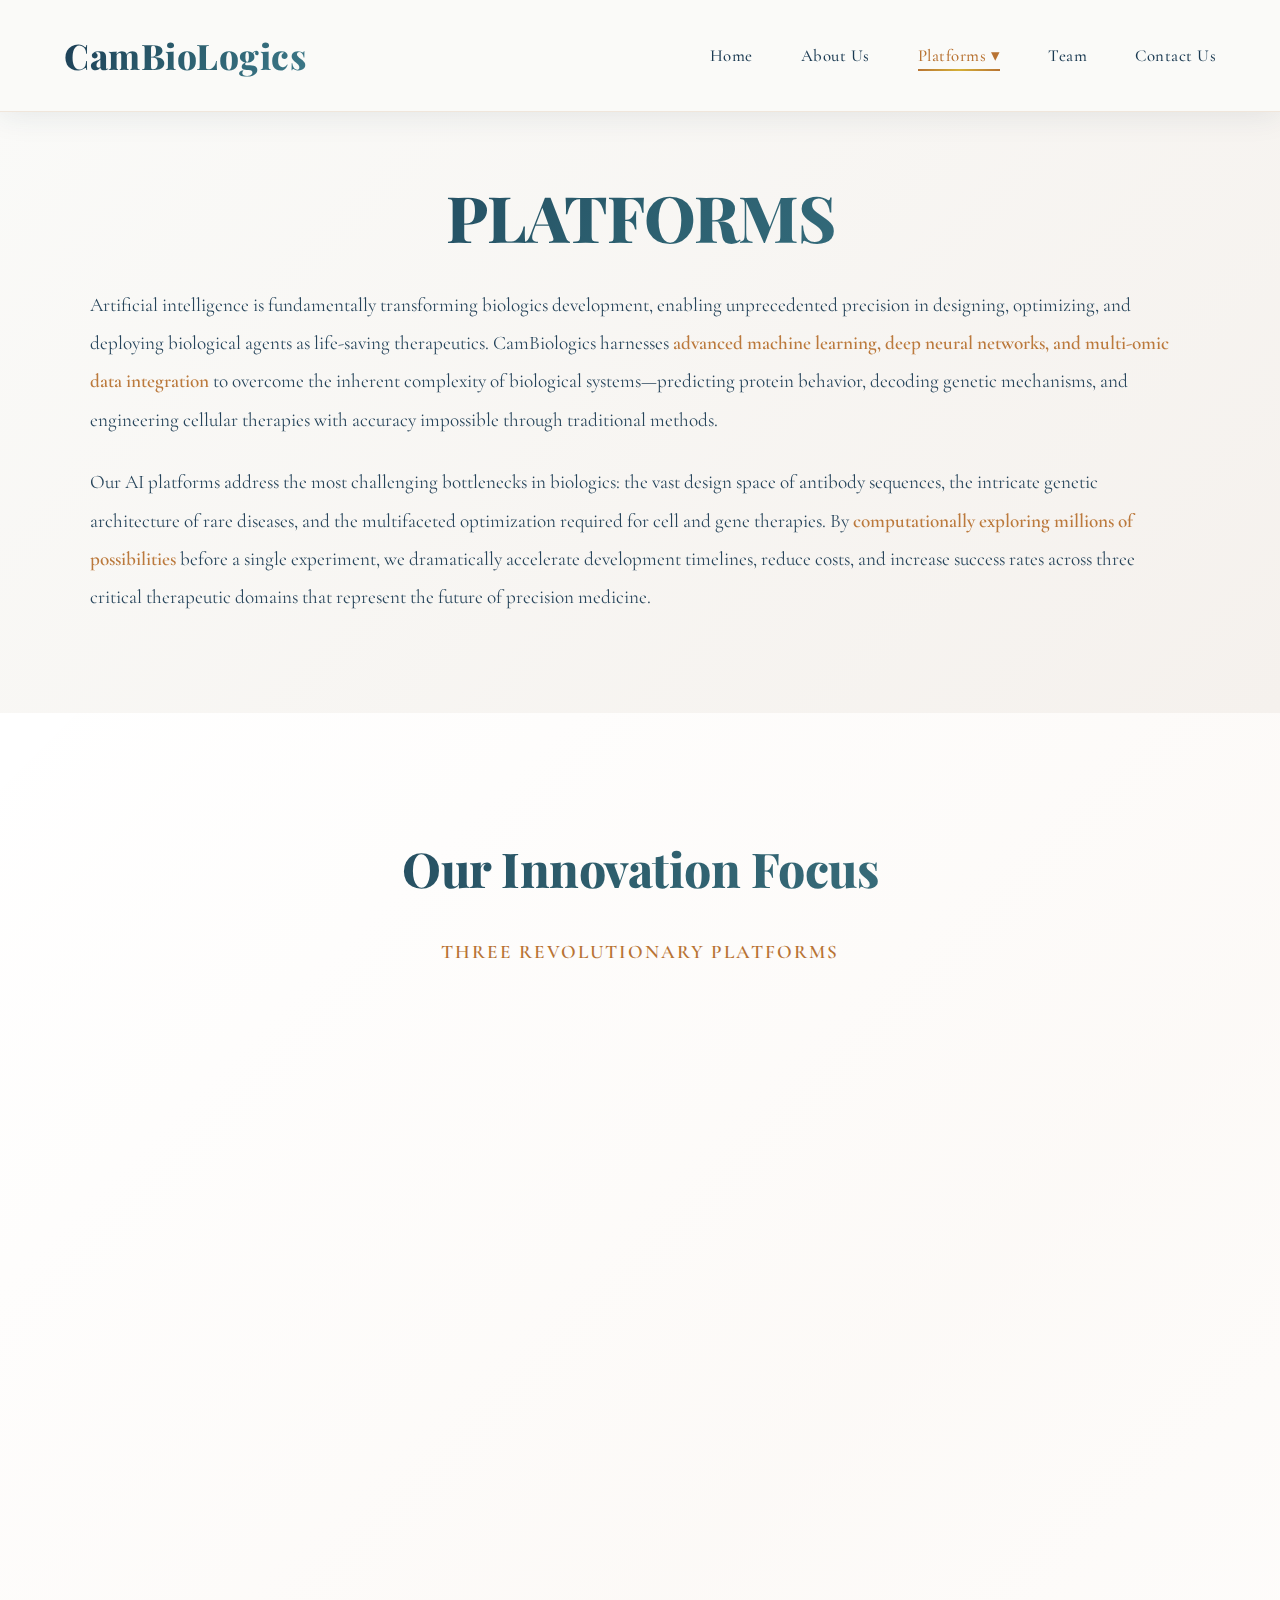
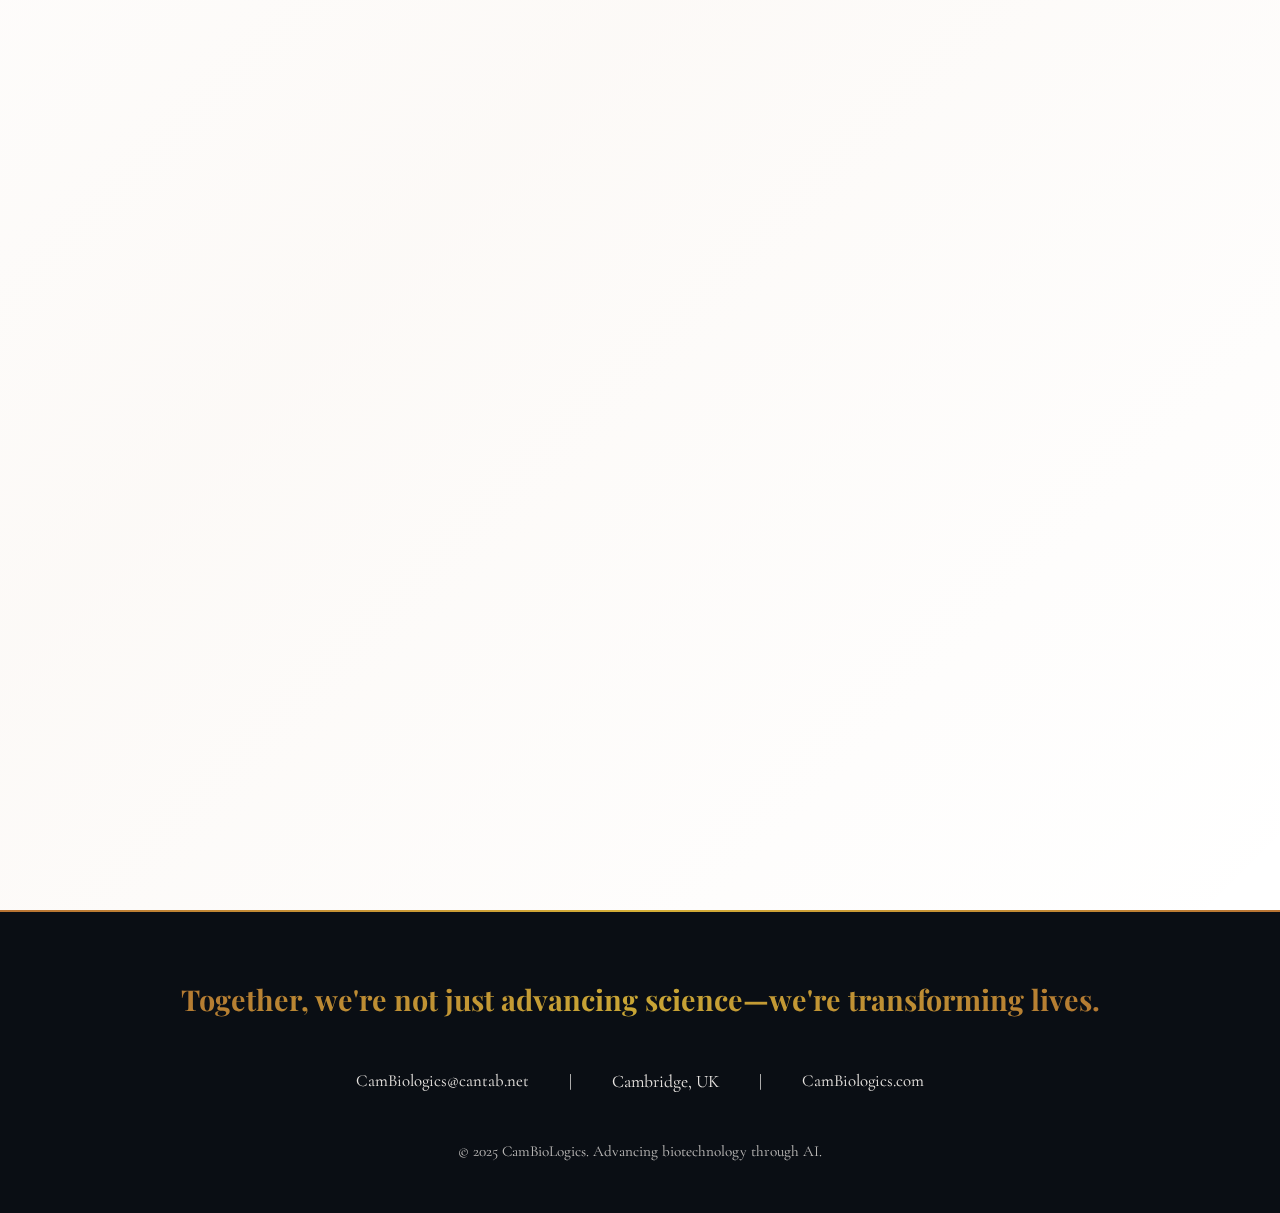
<file: platforms.html>
<!DOCTYPE html>
<html lang="en">
<head>
    <meta charset="UTF-8">
    <meta name="viewport" content="width=device-width, initial-scale=1.0">
    <title>Platforms - CamBioLogics</title>
    <link href="https://fonts.googleapis.com/css2?family=Playfair+Display:wght@400;600;700;800&family=Cormorant+Garamond:wght@300;400;500;600&display=swap" rel="stylesheet">
    <style>
        :root {
            --deep-navy: #0f1419;
            --rich-blue: #1a3a52;
            --teal-accent: #2c5f6f;
            --copper: #b87333;
            --gold: #d4af37;
            --soft-cream: #f5f1ed;
            --ivory: #fafaf8;
            --midnight: #0a0e14;
            --sage: #8b9d83;
            --gradient-primary: linear-gradient(135deg, #1a3a52 0%, #2c5f6f 50%, #3d7a8a 100%);
            --gradient-accent: linear-gradient(135deg, #b87333 0%, #d4af37 50%, #b87333 100%);
        }

        * {
            margin: 0;
            padding: 0;
            box-sizing: border-box;
        }

        body {
            font-family: 'Cormorant Garamond', serif;
            color: var(--rich-blue);
            background: var(--ivory);
            line-height: 1.8;
            overflow-x: hidden;
        }

        .molecular-bg {
            position: fixed;
            top: 0;
            left: 0;
            width: 100%;
            height: 100%;
            z-index: -1;
            opacity: 0.03;
            background-image: 
                radial-gradient(circle at 20% 50%, var(--rich-blue) 3px, transparent 3px),
                radial-gradient(circle at 80% 80%, var(--teal-accent) 2px, transparent 2px),
                radial-gradient(circle at 40% 20%, var(--copper) 2px, transparent 2px);
            background-size: 120px 80px, 180px 120px, 100px 70px;
            animation: molecularFloat 80s linear infinite;
        }

        @keyframes molecularFloat {
            0% { transform: translate(0, 0) rotate(0deg); }
            100% { transform: translate(-30px, -30px) rotate(360deg); }
        }

        nav {
            position: fixed;
            top: 0;
            left: 0;
            right: 0;
            background: rgba(250, 250, 248, 0.97);
            backdrop-filter: blur(15px);
            padding: 1.5rem 4rem;
            display: flex;
            justify-content: space-between;
            align-items: center;
            z-index: 1000;
            box-shadow: 0 2px 30px rgba(26, 58, 82, 0.1);
            animation: slideDown 0.8s ease-out;
            border-bottom: 1px solid rgba(184, 115, 51, 0.15);
        }

        @keyframes slideDown {
            from { transform: translateY(-100%); opacity: 0; }
            to { transform: translateY(0); opacity: 1; }
        }

        .logo {
            font-family: 'Playfair Display', serif;
            font-size: 2.2rem;
            font-weight: 800;
            background: var(--gradient-primary);
            -webkit-background-clip: text;
            -webkit-text-fill-color: transparent;
            background-clip: text;
            letter-spacing: 0.5px;
        }

        .nav-links {
            display: flex;
            gap: 3rem;
            list-style: none;
            align-items: center;
        }

        .nav-links a {
            text-decoration: none;
            color: var(--rich-blue);
            font-weight: 500;
            font-size: 1.05rem;
            position: relative;
            transition: all 0.4s ease;
            letter-spacing: 0.5px;
        }

        .nav-links a::after {
            content: '';
            position: absolute;
            bottom: -5px;
            left: 0;
            width: 0;
            height: 2px;
            background: var(--gradient-accent);
            transition: width 0.4s ease;
        }

        .nav-links a:hover {
            color: var(--copper);
            transform: translateY(-2px);
        }

        .nav-links a:hover::after {
            width: 100%;
        }

        .nav-links a.active {
            color: var(--copper);
        }

        .nav-links a.active::after {
            width: 100%;
        }

        .dropdown {
            position: relative;
        }

        .dropdown-content {
            display: none;
            position: absolute;
            top: 100%;
            left: -20px;
            background: rgba(250, 250, 248, 0.98);
            backdrop-filter: blur(10px);
            min-width: 320px;
            box-shadow: 0 10px 40px rgba(26, 58, 82, 0.15);
            border-radius: 12px;
            padding: 1.5rem 0;
            margin-top: 1rem;
            animation: fadeInUp 0.4s ease;
            border: 1px solid rgba(184, 115, 51, 0.15);
        }

        @keyframes fadeInUp {
            from { opacity: 0; transform: translateY(15px); }
            to { opacity: 1; transform: translateY(0); }
        }

        .dropdown:hover .dropdown-content {
            display: block;
        }

        .dropdown-content a {
            display: block;
            padding: 1rem 2rem;
            color: var(--rich-blue);
            font-size: 1rem;
            transition: all 0.3s ease;
        }

        .dropdown-content a:hover {
            background: linear-gradient(90deg, rgba(184, 115, 51, 0.08) 0%, transparent 100%);
            padding-left: 2.5rem;
        }

        .hero {
            margin-top: 100px;
            padding: 5rem 4rem 4rem;
            position: relative;
            background: linear-gradient(135deg, var(--ivory) 0%, var(--soft-cream) 100%);
            text-align: center;
        }

        .hero-content {
            max-width: 1100px;
            margin: 0 auto;
            animation: fadeIn 1.2s ease-out 0.3s both;
        }

        @keyframes fadeIn {
            from { opacity: 0; transform: translateY(40px); }
            to { opacity: 1; transform: translateY(0); }
        }

        .hero h1 {
            font-family: 'Playfair Display', serif;
            font-size: 4rem;
            font-weight: 800;
            margin-bottom: 2rem;
            background: var(--gradient-primary);
            -webkit-background-clip: text;
            -webkit-text-fill-color: transparent;
            background-clip: text;
            line-height: 1.15;
            letter-spacing: -1px;
        }

        .hero-description {
            font-size: 1.2rem;
            line-height: 2;
            color: var(--rich-blue);
            margin-bottom: 2rem;
            opacity: 0.95;
            text-align: left;
        }

        .hero-description strong {
            color: var(--copper);
            font-weight: 600;
        }

        .accent-shape {
            position: absolute;
            right: 10%;
            top: 20%;
            width: 400px;
            height: 400px;
            background: radial-gradient(circle, rgba(184, 115, 51, 0.12) 0%, transparent 70%);
            border-radius: 50%;
            filter: blur(100px);
            z-index: -1;
            animation: pulse-accent 10s ease-in-out infinite;
        }

        @keyframes pulse-accent {
            0%, 100% { transform: scale(1); opacity: 0.3; }
            50% { transform: scale(1.3); opacity: 0.5; }
        }

        .platforms-section {
            padding: 7rem 4rem;
            background: white;
            position: relative;
            overflow: hidden;
        }

        .platforms-section::before {
            content: '';
            position: absolute;
            top: 0;
            left: 0;
            width: 100%;
            height: 100%;
            background: 
                linear-gradient(135deg, transparent 0%, rgba(184, 115, 51, 0.04) 50%, transparent 100%);
            pointer-events: none;
        }

        .content-container {
            max-width: 1300px;
            margin: 0 auto;
        }

        .section-title {
            font-family: 'Playfair Display', serif;
            font-size: 3rem;
            font-weight: 800;
            text-align: center;
            margin-bottom: 1.5rem;
            background: var(--gradient-primary);
            -webkit-background-clip: text;
            -webkit-text-fill-color: transparent;
            background-clip: text;
            animation: fadeIn 1s ease-out;
            letter-spacing: -0.5px;
        }

        .section-subtitle {
            text-align: center;
            font-size: 1.2rem;
            color: var(--copper);
            margin-bottom: 5rem;
            font-weight: 600;
            letter-spacing: 2px;
            text-transform: uppercase;
            animation: fadeIn 1s ease-out 0.2s both;
        }

        .platforms-grid {
            display: grid;
            grid-template-columns: repeat(auto-fit, minmax(380px, 1fr));
            gap: 3rem;
            margin-top: 4rem;
        }

        .platform-card {
            background: linear-gradient(135deg, var(--soft-cream) 0%, var(--ivory) 100%);
            border-radius: 24px;
            padding: 3.5rem 3rem;
            box-shadow: 0 12px 45px rgba(26, 58, 82, 0.12);
            transition: all 0.5s ease;
            position: relative;
            overflow: hidden;
            border: 1px solid rgba(184, 115, 51, 0.15);
            cursor: pointer;
        }

        .platform-card::before {
            content: '';
            position: absolute;
            top: 0;
            left: 0;
            width: 100%;
            height: 5px;
            background: var(--gradient-accent);
            transform: scaleX(0);
            transition: transform 0.5s ease;
        }

        .platform-card::after {
            content: '';
            position: absolute;
            bottom: -100%;
            right: -100%;
            width: 300px;
            height: 300px;
            background: radial-gradient(circle, rgba(184, 115, 51, 0.1) 0%, transparent 70%);
            border-radius: 50%;
            transition: all 0.6s ease;
        }

        .platform-card:hover {
            transform: translateY(-15px);
            box-shadow: 0 25px 70px rgba(26, 58, 82, 0.2);
        }

        .platform-card:hover::before {
            transform: scaleX(1);
        }

        .platform-card:hover::after {
            bottom: -20%;
            right: -20%;
        }

        .platform-icon {
            width: 90px;
            height: 90px;
            margin-bottom: 2rem;
            filter: drop-shadow(0 4px 10px rgba(26, 58, 82, 0.15));
        }

        .platform-title {
            font-family: 'Playfair Display', serif;
            font-size: 2rem;
            font-weight: 700;
            color: var(--rich-blue);
            margin-bottom: 1.2rem;
            position: relative;
            z-index: 1;
        }

        .platform-description {
            font-size: 1.15rem;
            line-height: 1.9;
            color: var(--teal-accent);
            opacity: 0.9;
            position: relative;
            z-index: 1;
            margin-bottom: 2rem;
        }

        .tech-badge {
            display: inline-block;
            padding: 0.5rem 1.2rem;
            background: linear-gradient(135deg, rgba(184, 115, 51, 0.15) 0%, rgba(184, 115, 51, 0.05) 100%);
            border-radius: 25px;
            font-size: 0.9rem;
            color: var(--copper);
            font-weight: 600;
            margin-top: 1rem;
            margin-right: 0.6rem;
            border: 1px solid rgba(184, 115, 51, 0.25);
            letter-spacing: 0.5px;
        }

        .learn-more {
            display: inline-block;
            margin-top: 1.5rem;
            padding: 0.8rem 2rem;
            background: var(--gradient-primary);
            color: white;
            text-decoration: none;
            border-radius: 30px;
            font-weight: 600;
            transition: all 0.3s ease;
            letter-spacing: 0.5px;
        }

        .learn-more:hover {
            transform: translateY(-2px);
            box-shadow: 0 8px 20px rgba(26, 58, 82, 0.3);
        }

        footer {
            background: var(--midnight);
            color: var(--soft-cream);
            padding: 4rem 4rem 3rem;
            text-align: center;
            position: relative;
            overflow: hidden;
        }

        footer::before {
            content: '';
            position: absolute;
            top: 0;
            left: 0;
            width: 100%;
            height: 2px;
            background: var(--gradient-accent);
        }

        .footer-content {
            max-width: 1300px;
            margin: 0 auto;
            font-size: 1.1rem;
            opacity: 0.95;
        }

        .footer-tagline {
            font-family: 'Playfair Display', serif;
            font-size: 1.8rem;
            margin-bottom: 2.5rem;
            font-weight: 700;
            background: var(--gradient-accent);
            -webkit-background-clip: text;
            -webkit-text-fill-color: transparent;
            background-clip: text;
        }

        .footer-links {
            display: flex;
            justify-content: center;
            gap: 2.5rem;
            margin-top: 2.5rem;
            flex-wrap: wrap;
        }

        .footer-links a {
            color: var(--soft-cream);
            text-decoration: none;
            transition: all 0.3s ease;
            font-size: 1.05rem;
        }

        .footer-links a:hover {
            color: var(--copper);
            transform: translateY(-2px);
        }

        @media (max-width: 768px) {
            nav {
                padding: 1rem 2rem;
                flex-direction: column;
                gap: 1.2rem;
            }

            .logo {
                font-size: 1.8rem;
            }

            .nav-links {
                gap: 1.5rem;
                flex-wrap: wrap;
                justify-content: center;
                font-size: 0.95rem;
            }

            .hero {
                padding: 4rem 2rem 3rem;
            }

            .hero h1 {
                font-size: 2.5rem;
            }

            .platforms-section {
                padding: 5rem 2rem;
            }

            .section-title {
                font-size: 2.3rem;
            }

            .platforms-grid {
                grid-template-columns: 1fr;
            }

            footer {
                padding: 3rem 2rem;
            }

            .accent-shape {
                width: 250px;
                height: 250px;
            }
        }

        .reveal {
            opacity: 0;
            transform: translateY(40px);
            transition: all 1s ease;
        }

        .reveal.active {
            opacity: 1;
            transform: translateY(0);
        }
    </style>
</head>
<body>
    <div class="molecular-bg"></div>

    <nav>
        <div class="logo">CamBioLogics</div>
        <ul class="nav-links">
            <li><a href="cambiologics-biotech-website.html">Home</a></li>
            <li><a href="cambiologics-about-us.html">About Us</a></li>
            <li class="dropdown">
                <a href="#" class="active">Platforms ▾</a>
                <div class="dropdown-content">
                    <a href="cambiologics-predict-mab.html">PREDICT-mAb</a>
                    <a href="cambiologics-cellcipher.html">CellCipher - Decoding cellular therapy</a>
                    <a href="cambiologics-genspy.html">GenSpy - Revealing hidden genetic causes</a>
                </div>
            </li>
            <li><a href="#team">Team</a></li>
            <li><a href="#contact">Contact Us</a></li>
        </ul>
    </nav>

    <section class="hero">
        <div class="accent-shape"></div>
        <div class="hero-content">
            <h1>PLATFORMS</h1>
            <div class="hero-description">
                <p style="margin-bottom: 1.5rem;">
                    Artificial intelligence is fundamentally transforming biologics development, enabling unprecedented precision in designing, optimizing, and deploying biological agents as life-saving therapeutics. CamBiologics harnesses <strong>advanced machine learning, deep neural networks, and multi-omic data integration</strong> to overcome the inherent complexity of biological systems—predicting protein behavior, decoding genetic mechanisms, and engineering cellular therapies with accuracy impossible through traditional methods.
                </p>
                <p>
                    Our AI platforms address the most challenging bottlenecks in biologics: the vast design space of antibody sequences, the intricate genetic architecture of rare diseases, and the multifaceted optimization required for cell and gene therapies. By <strong>computationally exploring millions of possibilities</strong> before a single experiment, we dramatically accelerate development timelines, reduce costs, and increase success rates across three critical therapeutic domains that represent the future of precision medicine.
                </p>
            </div>
        </div>
    </section>

    <section class="platforms-section">
        <div class="content-container">
            <h2 class="section-title">Our Innovation Focus</h2>
            <p class="section-subtitle">Three Revolutionary Platforms</p>
            
            <div class="platforms-grid">
                <div class="platform-card reveal">
                    <svg class="platform-icon" viewBox="0 0 90 90" xmlns="http://www.w3.org/2000/svg">
                        <path d="M 45 22 L 45 40 M 45 40 L 28 62 M 45 40 L 62 62" 
                              stroke="var(--rich-blue)" stroke-width="5" fill="none" stroke-linecap="round"/>
                        <circle cx="45" cy="22" r="10" fill="var(--teal-accent)"/>
                        <circle cx="28" cy="62" r="10" fill="var(--copper)"/>
                        <circle cx="62" cy="62" r="10" fill="var(--copper)"/>
                        <circle cx="45" cy="40" r="7" fill="var(--gold)"/>
                        <path d="M 15 28 L 22 35 L 29 28" stroke="var(--teal-accent)" stroke-width="2.5" fill="none" opacity="0.6"/>
                        <path d="M 75 28 L 68 35 L 61 28" stroke="var(--teal-accent)" stroke-width="2.5" fill="none" opacity="0.6"/>
                    </svg>
                    <h3 class="platform-title">PREDICT-mAb</h3>
                    <p class="platform-description">
                        AI-Driven Monoclonal Antibody Optimization Platform. Advanced machine learning algorithms predict antibody behavior and optimize therapeutic candidates, reducing development time and increasing success rates through computational precision.
                    </p>
                    <div>
                        <span class="tech-badge">AI/ML</span>
                        <span class="tech-badge">Antibody Engineering</span>
                    </div>
                    <a href="cambiologics-predict-mab.html" class="learn-more">Learn More →</a>
                </div>

                <div class="platform-card reveal" style="animation-delay: 0.2s">
                    <svg class="platform-icon" viewBox="0 0 90 90" xmlns="http://www.w3.org/2000/svg">
                        <circle cx="45" cy="45" r="32" fill="none" stroke="var(--rich-blue)" stroke-width="3.5"/>
                        <circle cx="45" cy="45" r="20" fill="none" stroke="var(--teal-accent)" stroke-width="2.5"/>
                        <circle cx="33" cy="33" r="4" fill="var(--teal-accent)"/>
                        <circle cx="57" cy="33" r="4" fill="var(--teal-accent)"/>
                        <circle cx="45" cy="50" r="4" fill="var(--teal-accent)"/>
                        <circle cx="33" cy="57" r="4" fill="var(--copper)"/>
                        <circle cx="57" cy="57" r="4" fill="var(--copper)"/>
                        <line x1="33" y1="33" x2="45" y2="50" stroke="var(--teal-accent)" stroke-width="2" opacity="0.6"/>
                        <line x1="57" y1="33" x2="45" y2="50" stroke="var(--teal-accent)" stroke-width="2" opacity="0.6"/>
                        <line x1="45" y1="50" x2="33" y2="57" stroke="var(--teal-accent)" stroke-width="2" opacity="0.6"/>
                        <line x1="45" y1="50" x2="57" y2="57" stroke="var(--teal-accent)" stroke-width="2" opacity="0.6"/>
                    </svg>
                    <h3 class="platform-title">CellCipher</h3>
                    <p class="platform-description">
                        Decoding Cellular Therapy. Deep learning analysis of cell behavior enables precision medicine and personalized treatment approaches for complex diseases through comprehensive cellular understanding.
                    </p>
                    <div>
                        <span class="tech-badge">Deep Learning</span>
                        <span class="tech-badge">Cell Therapy</span>
                    </div>
                    <a href="cambiologics-cellcipher.html" class="learn-more">Learn More →</a>
                </div>

                <div class="platform-card reveal" style="animation-delay: 0.4s">
                    <svg class="platform-icon" viewBox="0 0 90 90" xmlns="http://www.w3.org/2000/svg">
                        <path d="M 28 18 Q 38 28 28 38 T 28 58 T 28 78" 
                              stroke="var(--rich-blue)" stroke-width="3.5" fill="none"/>
                        <path d="M 62 18 Q 52 28 62 38 T 62 58 T 62 78" 
                              stroke="var(--rich-blue)" stroke-width="3.5" fill="none"/>
                        <line x1="28" y1="23" x2="62" y2="23" stroke="var(--teal-accent)" stroke-width="2.5"/>
                        <line x1="28" y1="38" x2="62" y2="38" stroke="var(--copper)" stroke-width="2.5"/>
                        <line x1="28" y1="53" x2="62" y2="53" stroke="var(--gold)" stroke-width="2.5"/>
                        <line x1="28" y1="68" x2="62" y2="68" stroke="var(--teal-accent)" stroke-width="2.5"/>
                        <circle cx="65" cy="60" r="12" fill="none" stroke="var(--copper)" stroke-width="3"/>
                        <line x1="73" y1="68" x2="80" y2="75" stroke="var(--copper)" stroke-width="3" stroke-linecap="round"/>
                    </svg>
                    <h3 class="platform-title">GenSpy</h3>
                    <p class="platform-description">
                        Revealing Hidden Genetic Causes. AI-powered genomic analysis brings hope and answers to undiagnosed patients by uncovering the genetic basis of rare diseases through sophisticated computational methods.
                    </p>
                    <div>
                        <span class="tech-badge">Genomics</span>
                        <span class="tech-badge">AI Diagnostics</span>
                    </div>
                    <a href="cambiologics-genspy.html" class="learn-more">Learn More →</a>
                </div>
            </div>
        </div>
    </section>

    <footer>
        <div class="footer-content">
            <div class="footer-tagline">Together, we're not just advancing science—we're transforming lives.</div>
            <div class="footer-links">
                <a href="mailto:CamBiologics@cantab.net">CamBiologics@cantab.net</a>
                <span>|</span>
                <span>Cambridge, UK</span>
                <span>|</span>
                <a href="http://CamBiologics.com">CamBiologics.com</a>
            </div>
            <div style="margin-top: 2.5rem; font-size: 0.95rem; opacity: 0.8;">
                © 2025 CamBioLogics. Advancing biotechnology through AI.
            </div>
        </div>
    </footer>

    <script>
        const revealElements = document.querySelectorAll('.reveal');
        
        const revealOnScroll = () => {
            const windowHeight = window.innerHeight;
            revealElements.forEach(element => {
                const elementTop = element.getBoundingClientRect().top;
                if (elementTop < windowHeight - 120) {
                    element.classList.add('active');
                }
            });
        };

        window.addEventListener('scroll', revealOnScroll);
        window.addEventListener('load', revealOnScroll);

        document.querySelectorAll('a[href^="#"]').forEach(anchor => {
            anchor.addEventListener('click', function (e) {
                e.preventDefault();
                const target = document.querySelector(this.getAttribute('href'));
                if (target) {
                    target.scrollIntoView({
                        behavior: 'smooth',
                        block: 'start'
                    });
                }
            });
        });

        window.addEventListener('scroll', () => {
            const scrolled = window.pageYOffset;
            const shape = document.querySelector('.accent-shape');
            if (shape) {
                shape.style.transform = `translateY(${scrolled * 0.25}px) scale(${1 + scrolled * 0.0001})`;
            }
        });
    </script>
</body>
</html>
</file>
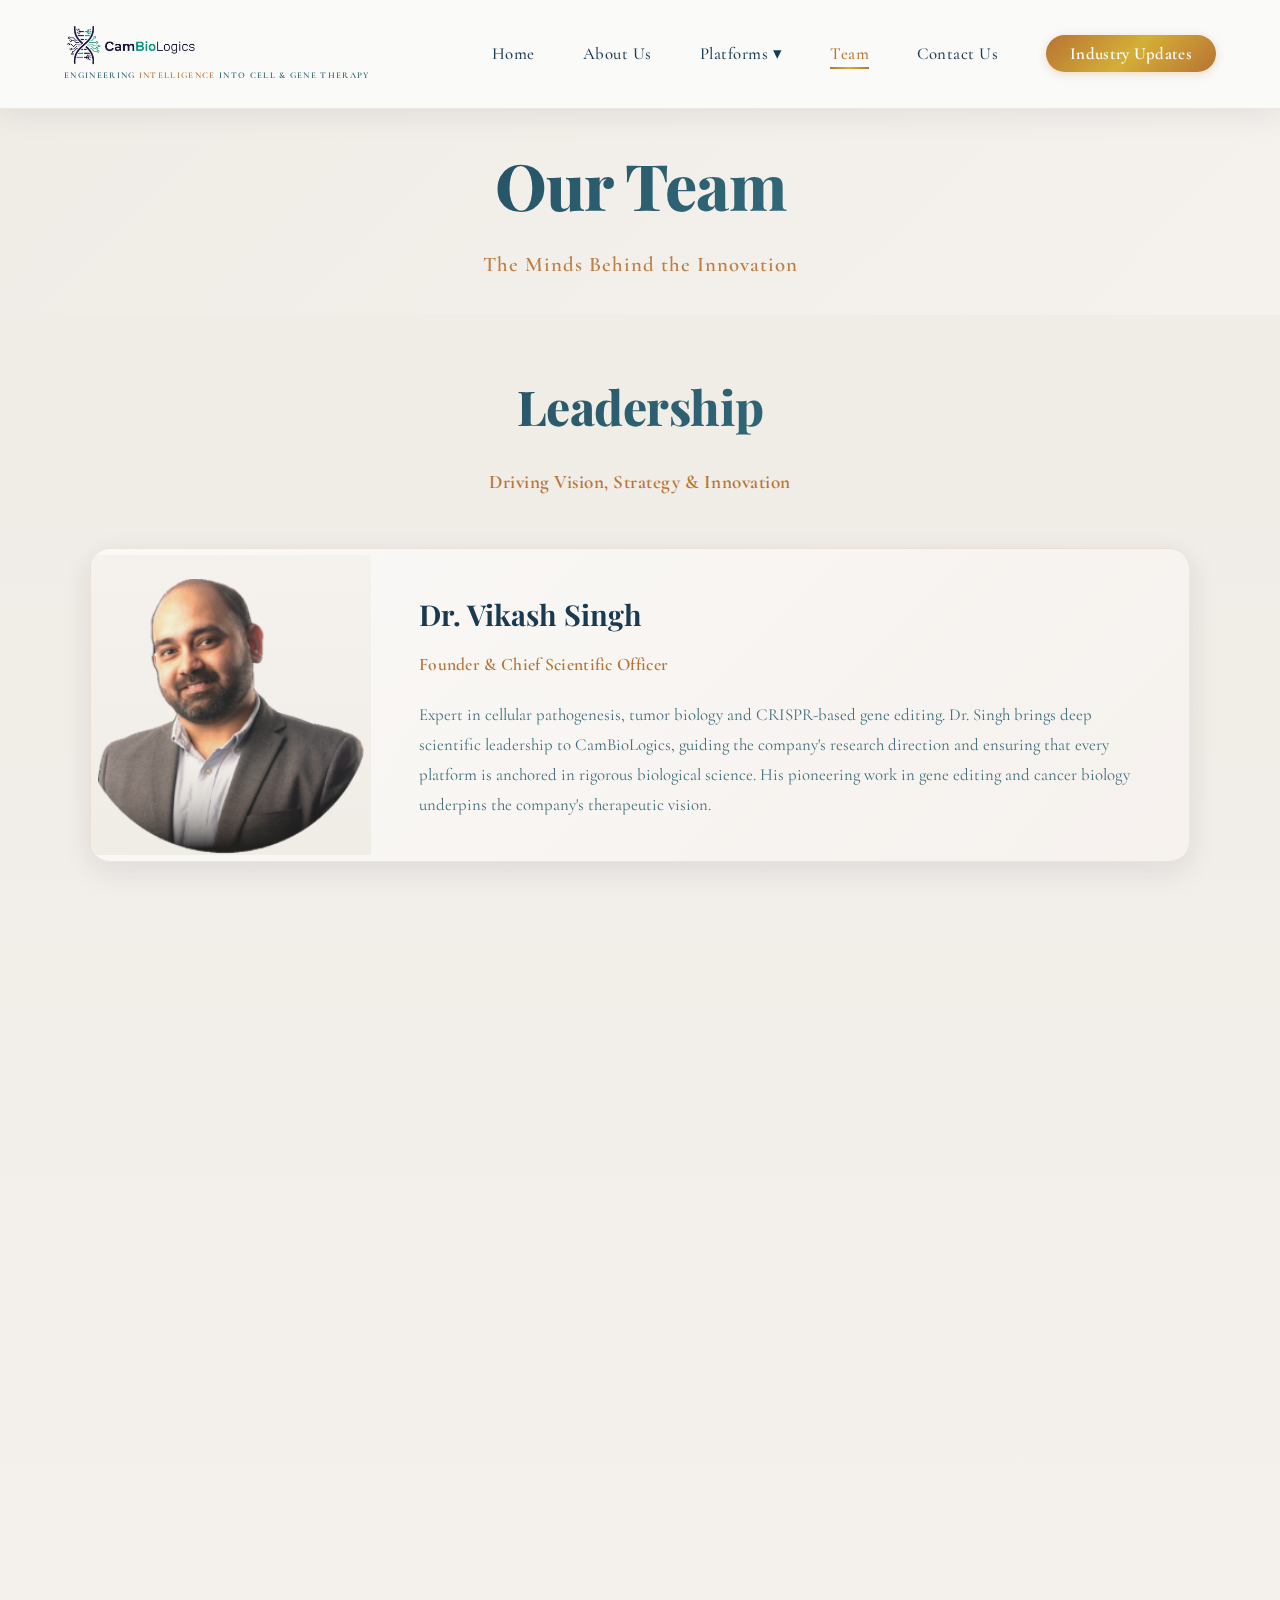
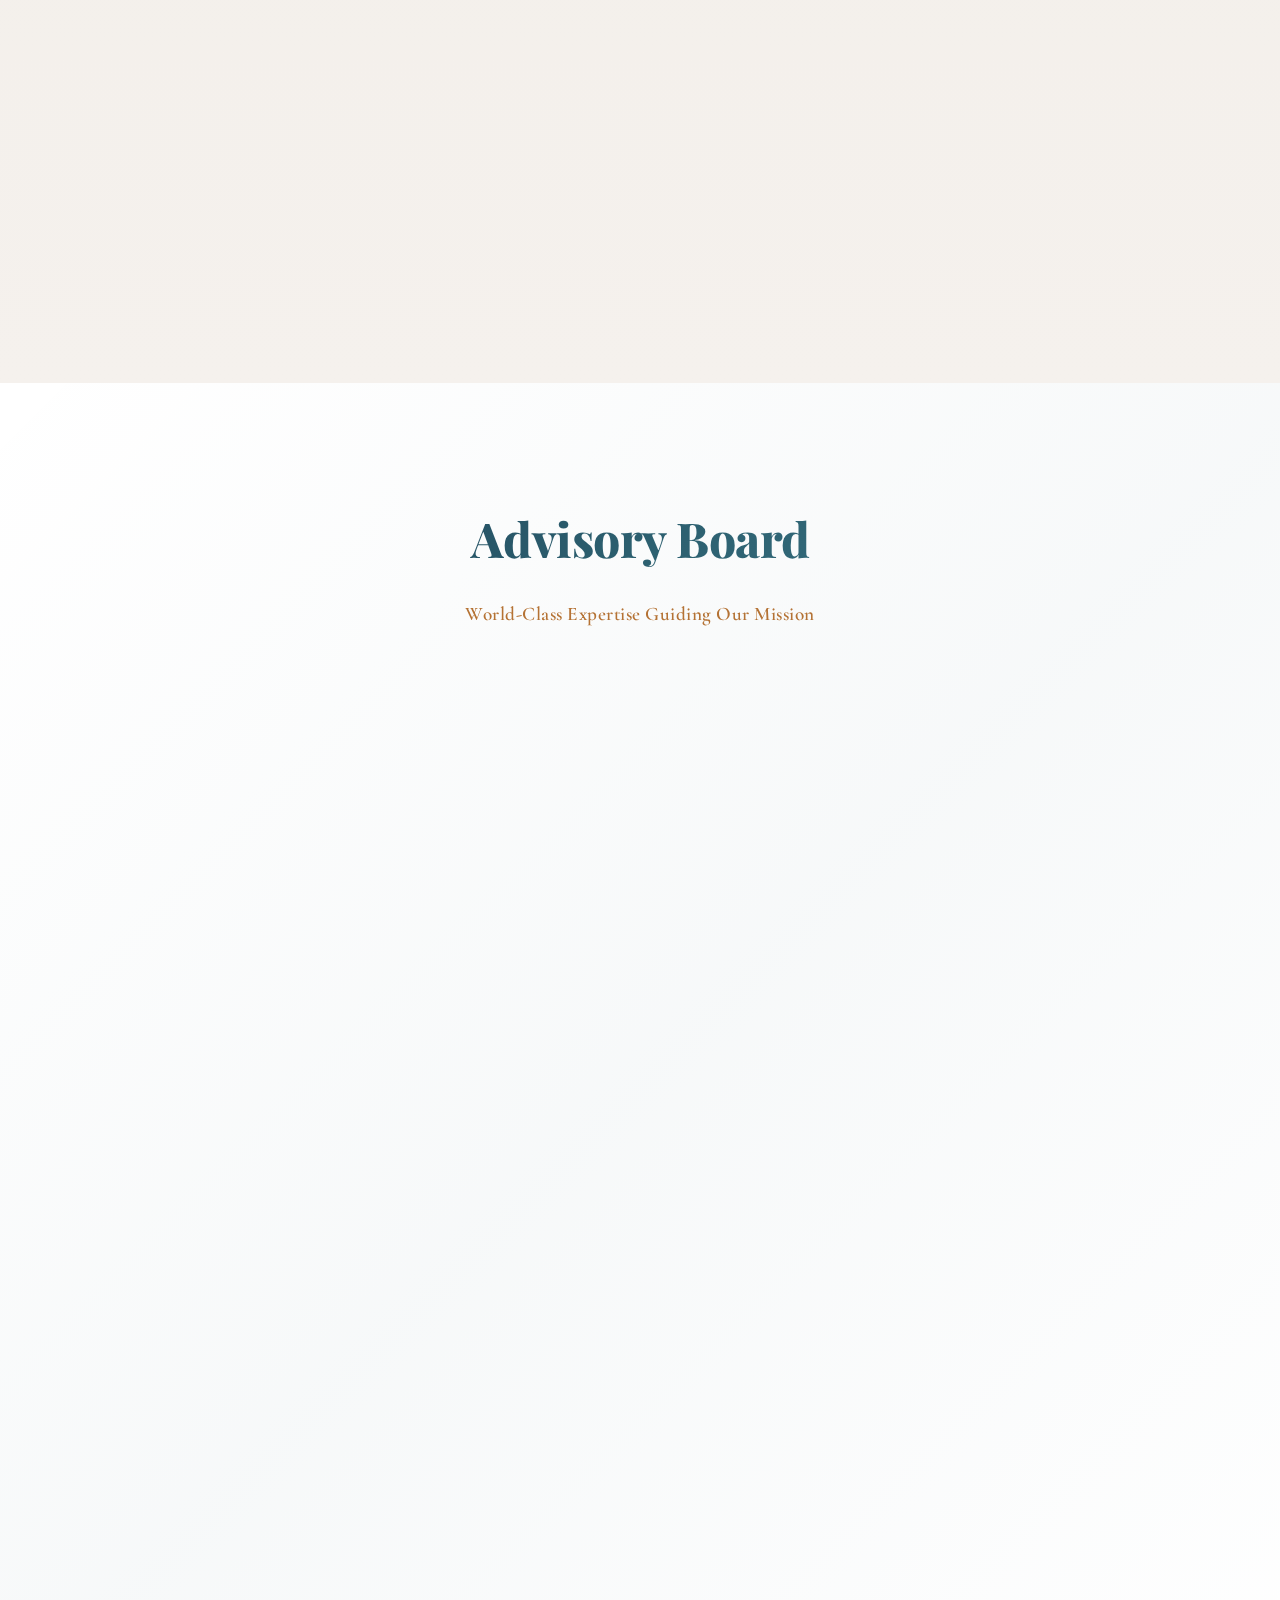
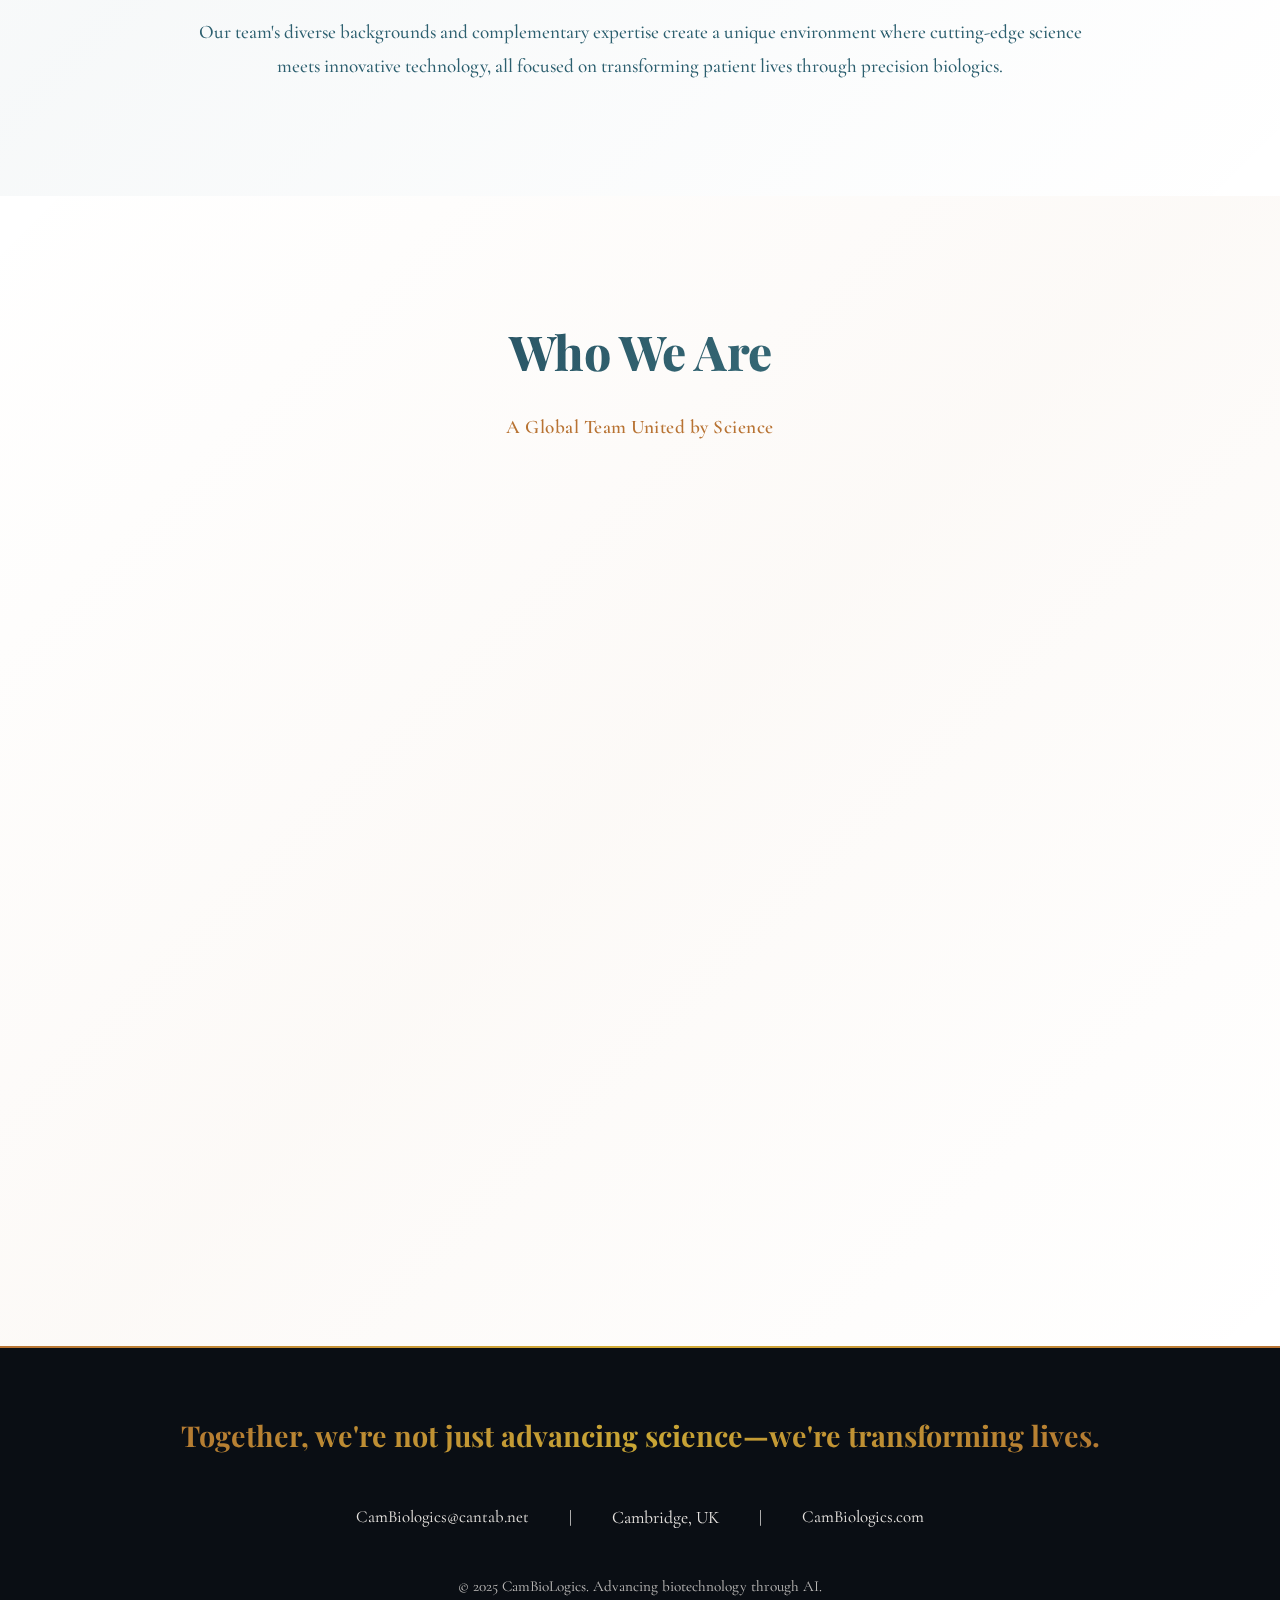
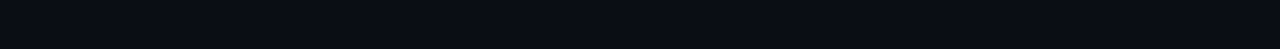
<file: team.html>
<!DOCTYPE html>
<html lang="en">
<head>
    <meta charset="UTF-8">
    <meta name="viewport" content="width=device-width, initial-scale=1.0">
    <title>Team - CamBioLogics</title>
    <link href="https://fonts.googleapis.com/css2?family=Playfair+Display:wght@400;600;700;800&family=Cormorant+Garamond:wght@300;400;500;600&display=swap" rel="stylesheet">
    <style>
        :root {
            --deep-navy: #0f1419;
            --rich-blue: #1a3a52;
            --teal-accent: #2c5f6f;
            --copper: #b87333;
            --gold: #d4af37;
            --soft-cream: #f5f1ed;
            --ivory: #f0ece6;
            --midnight: #0a0e14;
            --sage: #8b9d83;
            --gradient-primary: linear-gradient(135deg, #1a3a52 0%, #2c5f6f 50%, #3d7a8a 100%);
            --gradient-accent: linear-gradient(135deg, #b87333 0%, #d4af37 50%, #b87333 100%);
        }

        * {
            margin: 0;
            padding: 0;
            box-sizing: border-box;
        }

        body {
            font-family: 'Cormorant Garamond', serif;
            color: var(--rich-blue);
            background: var(--ivory);
            line-height: 1.8;
            overflow-x: hidden;
        }

        .molecular-bg {
            position: fixed;
            top: 0;
            left: 0;
            width: 100%;
            height: 100%;
            z-index: -1;
            opacity: 0.03;
            background-image:
                radial-gradient(circle at 20% 50%, var(--rich-blue) 3px, transparent 3px),
                radial-gradient(circle at 80% 80%, var(--teal-accent) 2px, transparent 2px),
                radial-gradient(circle at 40% 20%, var(--copper) 2px, transparent 2px);
            background-size: 120px 80px, 180px 120px, 100px 70px;
            animation: molecularFloat 80s linear infinite;
        }

        @keyframes molecularFloat {
            0% { transform: translate(0, 0) rotate(0deg); }
            100% { transform: translate(-30px, -30px) rotate(360deg); }
        }

        nav {
            position: fixed;
            top: 0;
            left: 0;
            right: 0;
            background: rgba(250, 250, 248, 0.97);
            backdrop-filter: blur(15px);
            padding: 1.5rem 4rem;
            display: flex;
            justify-content: space-between;
            align-items: center;
            z-index: 1000;
            box-shadow: 0 2px 30px rgba(26, 58, 82, 0.1);
            animation: slideDown 0.8s ease-out;
            border-bottom: 1px solid rgba(184, 115, 51, 0.15);
        }

        @keyframes slideDown {
            from { transform: translateY(-100%); opacity: 0; }
            to { transform: translateY(0); opacity: 1; }
        }

        .logo {
            font-family: 'Playfair Display', serif;
            font-size: 2.2rem;
            font-weight: 800;
            background: var(--gradient-primary);
            -webkit-background-clip: text;
            -webkit-text-fill-color: transparent;
            background-clip: text;
            letter-spacing: 0.5px;
        }

        .nav-brand {
            display: flex;
            flex-direction: column;
            align-items: flex-start;
            text-decoration: none;
        }

        .nav-brand img {
            height: 42px;
            width: auto;
        }

        .nav-tagline {
            font-size: 0.55rem;
            font-weight: 600;
            letter-spacing: 0.15em;
            text-transform: uppercase;
            color: #2c5f6f;
            margin-top: 2px;
            font-family: 'Cormorant Garamond', serif;
        }

        .nav-tagline span {
            color: #b87333;
        }

        .nav-links {
            display: flex;
            gap: 3rem;
            list-style: none;
            align-items: center;
        }

        .nav-links a {
            text-decoration: none;
            color: var(--rich-blue);
            font-weight: 500;
            font-size: 1.05rem;
            position: relative;
            transition: all 0.4s ease;
            letter-spacing: 0.5px;
        }

        .nav-links a::after {
            content: '';
            position: absolute;
            bottom: -5px;
            left: 0;
            width: 0;
            height: 2px;
            background: var(--gradient-accent);
            transition: width 0.4s ease;
        }

        .nav-links a:hover {
            color: var(--copper);
            transform: translateY(-2px);
        }

        .nav-links a:hover::after {
            width: 100%;
        }

        .nav-links a.login-btn {
            background: var(--gradient-accent);
            color: white !important;
            -webkit-text-fill-color: white;
            padding: 0.5rem 1.5rem;
            border-radius: 25px;
            font-weight: 600;
            letter-spacing: 0.3px;
            transition: all 0.4s ease;
            box-shadow: 0 2px 10px rgba(184, 115, 51, 0.25);
        }

        .nav-links a.login-btn:hover {
            transform: translateY(-2px);
            box-shadow: 0 4px 18px rgba(184, 115, 51, 0.4);
        }

        .nav-links a.login-btn::after {
            display: none;
        }

        .nav-links a.active {
            color: var(--copper);
        }

        .nav-links a.active::after {
            width: 100%;
        }

        .nav-login-btn {
            background: var(--gradient-accent);
            -webkit-background-clip: initial;
            -webkit-text-fill-color: initial;
            background-clip: initial;
            color: white !important;
            padding: 0.6rem 1.5rem;
            border-radius: 25px;
            font-weight: 600;
            font-size: 0.95rem;
            letter-spacing: 0.5px;
            transition: all 0.4s ease;
            box-shadow: 0 4px 15px rgba(184, 115, 51, 0.3);
        }

        .nav-login-btn:hover {
            transform: translateY(-2px);
            box-shadow: 0 6px 20px rgba(184, 115, 51, 0.45);
        }

        .nav-login-btn::after {
            display: none !important;
        }

        .dropdown {
            position: relative;
        }

        .dropdown-content {
            display: none;
            position: absolute;
            top: 100%;
            left: -20px;
            background: rgba(240, 236, 230, 0.98);
            backdrop-filter: blur(10px);
            min-width: 320px;
            box-shadow: 0 10px 40px rgba(26, 58, 82, 0.15);
            border-radius: 12px;
            padding: 1.5rem 0;
            padding-top: 0.5rem;
            margin-top: 0;
            animation: fadeInUp 0.4s ease;
            border: 1px solid rgba(184, 115, 51, 0.15);
        }

        @keyframes fadeInUp {
            from { opacity: 0; transform: translateY(15px); }
            to { opacity: 1; transform: translateY(0); }
        }

        .dropdown:hover .dropdown-content {
            display: block;
        }

        .dropdown-content a {
            display: block;
            padding: 1rem 2rem;
            color: var(--rich-blue);
            font-size: 1rem;
            transition: all 0.3s ease;
        }

        .dropdown-content a:hover {
            background: linear-gradient(90deg, rgba(184, 115, 51, 0.08) 0%, transparent 100%);
            padding-left: 2.5rem;
        }

        /* CARchitect flagship highlight */
        .dropdown-flagship {
            background: linear-gradient(135deg, rgba(26, 58, 82, 0.06), rgba(44, 95, 111, 0.08));
            padding: 1rem 2rem !important;
            border-bottom: 1px solid rgba(184, 115, 51, 0.15);
            position: relative;
            display: flex !important;
            align-items: center;
            justify-content: space-between;
        }
        .dropdown-flagship::before {
            content: '';
            position: absolute;
            left: 0;
            top: 0;
            bottom: 0;
            width: 3px;
            background: linear-gradient(180deg, #b87333, #d4af37);
        }
        .dropdown-flagship:hover {
            background: linear-gradient(135deg, rgba(184, 115, 51, 0.1), rgba(212, 175, 55, 0.08)) !important;
            padding-left: 2rem !important;
        }
        .dropdown-flagship .flagship-name {
            font-family: 'Playfair Display', serif;
            font-weight: 700;
            font-size: 1.05rem;
        }
        .dropdown-flagship .flagship-desc {
            font-size: 0.75rem;
            color: #64748b;
            display: block;
            margin-top: 0.15rem;
        }
        .dropdown-flagship .flagship-badges {
            display: flex;
            flex-direction: column;
            align-items: flex-end;
            gap: 0.3rem;
            margin-left: 1rem;
        }
        .flagship-badge {
            background: linear-gradient(135deg, #b87333, #d4af37, #b87333);
            background-size: 200% 100%;
            animation: flagshipShimmer 3s ease infinite;
            color: white;
            font-size: 0.6rem;
            font-weight: 700;
            padding: 0.2rem 0.6rem;
            border-radius: 10px;
            letter-spacing: 0.08em;
            text-transform: uppercase;
            box-shadow: 0 2px 8px rgba(184, 115, 51, 0.3);
        }
        .flagship-badge-outline {
            border: 1px solid rgba(44, 95, 111, 0.4);
            color: #2c5f6f;
            font-size: 0.6rem;
            font-weight: 600;
            padding: 0.15rem 0.5rem;
            border-radius: 10px;
        }
        @keyframes flagshipShimmer {
            0%, 100% { background-position: 0% 50%; }
            50% { background-position: 100% 50%; }
        }
        .dropdown-divider-label {
            padding: 0.5rem 2rem 0.25rem;
            font-size: 0.65rem;
            font-weight: 600;
            color: #94a3b8;
            text-transform: uppercase;
            letter-spacing: 0.1em;
        }

        .hero {
            margin-top: 100px;
            padding: 3rem 4rem 2rem;
            position: relative;
            background: linear-gradient(135deg, var(--ivory) 0%, var(--soft-cream) 100%);
            text-align: center;
        }

        .hero-content {
            max-width: 1000px;
            margin: 0 auto;
            animation: fadeIn 1.2s ease-out 0.3s both;
        }

        @keyframes fadeIn {
            from { opacity: 0; transform: translateY(40px); }
            to { opacity: 1; transform: translateY(0); }
        }

        .hero h1 {
            font-family: 'Playfair Display', serif;
            font-size: 4rem;
            font-weight: 800;
            margin-bottom: 1.5rem;
            background: var(--gradient-primary);
            -webkit-background-clip: text;
            -webkit-text-fill-color: transparent;
            background-clip: text;
            line-height: 1.15;
            letter-spacing: -1px;
        }

        .hero-subtitle {
            font-size: 1.3rem;
            color: var(--copper);
            font-weight: 600;
            letter-spacing: 1px;
            opacity: 0.9;
        }

        .accent-shape {
            position: absolute;
            right: 10%;
            top: 20%;
            width: 400px;
            height: 400px;
            background: radial-gradient(circle, rgba(184, 115, 51, 0.12) 0%, transparent 70%);
            border-radius: 50%;
            filter: blur(100px);
            z-index: -1;
            animation: pulse-accent 10s ease-in-out infinite;
        }

        @keyframes pulse-accent {
            0%, 100% { transform: scale(1); opacity: 0.3; }
            50% { transform: scale(1.3); opacity: 0.5; }
        }

        .team-intro-section {
            padding: 7rem 4rem;
            background: white;
            position: relative;
            overflow: hidden;
        }

        .team-intro-section::before {
            content: '';
            position: absolute;
            top: 0;
            left: 0;
            width: 100%;
            height: 100%;
            background:
                linear-gradient(135deg, transparent 0%, rgba(184, 115, 51, 0.04) 50%, transparent 100%);
            pointer-events: none;
        }

        .content-container {
            max-width: 1200px;
            margin: 0 auto;
        }

        .section-title {
            font-family: 'Playfair Display', serif;
            font-size: 3rem;
            font-weight: 800;
            text-align: center;
            margin-bottom: 1rem;
            background: var(--gradient-primary);
            -webkit-background-clip: text;
            -webkit-text-fill-color: transparent;
            background-clip: text;
            animation: fadeIn 1s ease-out;
            letter-spacing: -0.5px;
        }

        .section-subtitle {
            text-align: center;
            font-size: 1.2rem;
            color: var(--copper);
            margin-bottom: 3rem;
            font-weight: 600;
            letter-spacing: 0.5px;
            animation: fadeIn 1s ease-out 0.2s both;
        }

        .team-intro-content {
            display: grid;
            grid-template-columns: 1fr 1fr;
            gap: 4rem;
            align-items: start;
            margin-top: 3rem;
        }

        .team-description {
            font-size: 1.15rem;
            line-height: 2;
            color: var(--rich-blue);
            opacity: 0.95;
        }

        .team-description p {
            margin-bottom: 1.8rem;
        }

        .team-description strong {
            color: var(--copper);
            font-weight: 600;
        }

        .team-stats {
            display: grid;
            gap: 2rem;
        }

        .stat-card {
            background: linear-gradient(135deg, var(--soft-cream) 0%, var(--ivory) 100%);
            border-radius: 16px;
            padding: 2rem;
            border-left: 4px solid var(--copper);
            box-shadow: 0 6px 25px rgba(26, 58, 82, 0.08);
            transition: all 0.3s ease;
        }

        .stat-card:hover {
            transform: translateX(8px);
            box-shadow: 0 12px 40px rgba(26, 58, 82, 0.15);
        }

        .stat-card:nth-child(2) {
            border-left-color: var(--teal-accent);
        }

        .stat-card:nth-child(3) {
            border-left-color: var(--gold);
        }

        .stat-number {
            font-family: 'Playfair Display', serif;
            font-size: 3rem;
            font-weight: 800;
            background: var(--gradient-primary);
            -webkit-background-clip: text;
            -webkit-text-fill-color: transparent;
            background-clip: text;
            margin-bottom: 0.5rem;
        }

        .stat-label {
            font-size: 1.1rem;
            color: var(--teal-accent);
            font-weight: 600;
        }

        /* Team Members Section */
        .team-members-section {
            padding: 3rem 4rem;
            background: linear-gradient(180deg, var(--ivory) 0%, var(--soft-cream) 100%);
            position: relative;
        }

        .members-grid {
            display: flex;
            flex-direction: column;
            gap: 3rem;
            max-width: 1100px;
            margin: 3rem auto 0;
        }

        .member-card {
            display: flex;
            flex-direction: row;
            align-items: center;
            background: linear-gradient(135deg, rgba(250, 250, 248, 0.95) 0%, rgba(245, 241, 237, 0.95) 100%);
            border-radius: 20px;
            overflow: hidden;
            box-shadow: 0 8px 30px rgba(26, 58, 82, 0.1);
            transition: all 0.4s ease;
            border: 1px solid rgba(184, 115, 51, 0.15);
        }

        .member-card:nth-child(even) {
            flex-direction: row-reverse;
        }

        .member-card:hover {
            transform: translateY(-6px);
            box-shadow: 0 15px 50px rgba(26, 58, 82, 0.15);
        }

        .member-image {
            width: 280px;
            min-width: 280px;
            height: 300px;
            background: linear-gradient(180deg, var(--soft-cream) 0%, var(--ivory) 100%);
            position: relative;
            overflow: hidden;
        }

        .member-image img {
            position: absolute;
            bottom: 0;
            left: 50%;
            transform: translateX(-50%);
            height: 92%;
            width: auto;
            max-width: 95%;
            object-fit: contain;
            display: block;
            z-index: 1;
            transition: transform 0.5s ease;
            mix-blend-mode: multiply;
        }

        .member-card:hover .member-image img {
            transform: translateX(-50%) scale(1.05);
        }

        .member-info {
            padding: 2.5rem 3rem;
            flex: 1;
            display: flex;
            flex-direction: column;
            justify-content: center;
        }

        .member-card:nth-child(even) .member-info {
            text-align: right;
        }

        .member-bio {
            flex: 1;
        }

        .member-name {
            font-family: 'Playfair Display', serif;
            font-size: 1.8rem;
            font-weight: 700;
            color: var(--rich-blue);
            margin-bottom: 0.5rem;
        }

        .member-title {
            font-size: 1.1rem;
            color: var(--copper);
            font-weight: 600;
            margin-bottom: 1.2rem;
            letter-spacing: 0.3px;
        }

        .member-bio {
            font-size: 1.05rem;
            line-height: 1.8;
            color: var(--teal-accent);
            opacity: 0.9;
        }

        /* Advisory Board Section */
        .advisory-section {
            padding: 7rem 4rem;
            background: white;
            position: relative;
            overflow: hidden;
        }

        .advisory-section::before {
            content: '';
            position: absolute;
            top: 0;
            left: 0;
            width: 100%;
            height: 100%;
            background:
                linear-gradient(135deg, transparent 0%, rgba(44, 95, 111, 0.04) 50%, transparent 100%);
            pointer-events: none;
        }

        .advisory-grid {
            display: grid;
            grid-template-columns: repeat(3, 1fr);
            gap: 3rem;
            max-width: 1300px;
            margin: 4rem auto 0;
        }

        .advisory-card {
            background: linear-gradient(135deg, rgba(250, 250, 248, 0.95) 0%, rgba(245, 241, 237, 0.95) 100%);
            border-radius: 20px;
            overflow: hidden;
            box-shadow: 0 8px 30px rgba(26, 58, 82, 0.1);
            transition: all 0.4s ease;
            border: 1px solid rgba(44, 95, 111, 0.15);
        }

        .advisory-card:hover {
            transform: translateY(-10px);
            box-shadow: 0 15px 50px rgba(26, 58, 82, 0.15);
        }

        .advisory-card .member-image {
            background: linear-gradient(180deg, #ffffff 0%, var(--ivory) 100%);
        }

        .advisory-card .member-title {
            color: var(--teal-accent);
        }

        footer {
            background: var(--midnight);
            color: var(--soft-cream);
            padding: 4rem 4rem 3rem;
            text-align: center;
            position: relative;
            overflow: hidden;
        }

        footer::before {
            content: '';
            position: absolute;
            top: 0;
            left: 0;
            width: 100%;
            height: 2px;
            background: var(--gradient-accent);
        }

        .footer-content {
            max-width: 1300px;
            margin: 0 auto;
            font-size: 1.1rem;
            opacity: 0.95;
        }

        .footer-tagline {
            font-family: 'Playfair Display', serif;
            font-size: 1.8rem;
            margin-bottom: 2.5rem;
            font-weight: 700;
            background: var(--gradient-accent);
            -webkit-background-clip: text;
            -webkit-text-fill-color: transparent;
            background-clip: text;
        }

        .footer-links {
            display: flex;
            justify-content: center;
            gap: 2.5rem;
            margin-top: 2.5rem;
            flex-wrap: wrap;
        }

        .footer-links a {
            color: var(--soft-cream);
            text-decoration: none;
            transition: all 0.3s ease;
            font-size: 1.05rem;
        }

        .footer-links a:hover {
            color: var(--copper);
            transform: translateY(-2px);
        }

        @media (max-width: 1024px) {
            .member-card,
            .member-card:nth-child(even) {
                flex-direction: column;
            }
            .member-card:nth-child(even) .member-info {
                text-align: left;
            }
            .member-image {
                width: 100%;
                min-width: unset;
                height: 280px;
            }
            .advisory-grid {
                grid-template-columns: repeat(2, 1fr);
            }
        }

        @media (max-width: 768px) {
            nav {
                padding: 1rem 2rem;
                flex-direction: column;
                gap: 1.2rem;
            }

            .logo {
                font-size: 1.8rem;
            }

            .nav-links {
                gap: 1.5rem;
                flex-wrap: wrap;
                justify-content: center;
                font-size: 0.95rem;
            }

            .hero {
                padding: 2rem 1.5rem 1.5rem;
            }

            .hero h1 {
                font-size: 2rem;
            }

            .team-intro-section,
            .team-members-section,
            .advisory-section {
                padding: 3rem 1.5rem;
            }

            .members-grid {
                gap: 2rem;
            }

            .member-card,
            .member-card:nth-child(even) {
                flex-direction: column;
            }

            .member-card:nth-child(even) .member-info {
                text-align: left;
            }

            .member-image {
                width: 100%;
                min-width: unset;
                height: 240px;
            }

            .member-info {
                padding: 1.5rem;
            }

            .member-name {
                font-size: 1.4rem;
            }

            .member-bio {
                font-size: 0.95rem;
            }

            .section-title {
                font-size: 2rem;
            }

            .team-intro-content {
                grid-template-columns: 1fr;
                gap: 2.5rem;
            }

            .advisory-grid {
                grid-template-columns: 1fr;
            }

            footer {
                padding: 3rem 1.5rem;
            }

            .accent-shape {
                width: 250px;
                height: 250px;
            }
        }

        .reveal {
            opacity: 0;
            transform: translateY(40px);
            transition: all 1s ease;
        }

        .reveal.active {
            opacity: 1;
            transform: translateY(0);
        }
    </style>
</head>
<body>
    <div class="molecular-bg"></div>

    <nav>
        <a href="index.html" class="nav-brand">
            <img src="Cambilogics_new_logo_transparent.png" alt="CamBioLogics">
            <span class="nav-tagline">Engineering <span>Intelligence</span> into Cell & Gene Therapy</span>
        </a>
        <ul class="nav-links">
            <li><a href="index.html">Home</a></li>
            <li><a href="cambiologics-about-us.html">About Us</a></li>
            <li class="dropdown">
                <a href="cambiologics-platforms.html">Platforms &#9662;</a>
                <div class="dropdown-content">
                    <a href="auth/dashboard.html" class="dropdown-flagship">
                        <div>
                            <span class="flagship-name">CARchitect</span>
                            <span class="flagship-desc">AI-powered CAR construct design platform</span>
                        </div>
                        <div class="flagship-badges">
                            <span class="flagship-badge">Flagship</span>
                            <span class="flagship-badge-outline">AI-Powered</span>
                        </div>
                    </a>
                    <div class="dropdown-divider-label">Other Platforms</div>
                    <a href="cambiologics-predict-mab.html">PREDICT-mAb</a>
                    <a href="cambiologics-cellcipher.html">CellCipher</a>
                    <a href="cambiologics-genspy.html">GenSpy</a>
                </div>
            </li>
            <li><a href="#" class="active">Team</a></li>
            <li><a href="contact.html">Contact Us</a></li>
            <li><a href="industry-updates.html" class="login-btn">Industry Updates</a></li>
        </ul>
    </nav>

    <section class="hero">
        <div class="accent-shape"></div>
        <div class="hero-content">
            <h1>Our Team</h1>
            <p class="hero-subtitle">The Minds Behind the Innovation</p>
        </div>
    </section>

    <!-- Leadership Section -->
    <section class="team-members-section">
        <div class="content-container">
            <h2 class="section-title">Leadership</h2>
            <p class="section-subtitle">Driving Vision, Strategy & Innovation</p>

            <div class="members-grid">
                <!-- Dr. Vikash Singh -->
                <div class="member-card reveal">
                    <div class="member-image">
                        <img src="team-photos/vikash-singh.png" alt="Dr. Vikash Singh">
                    </div>
                    <div class="member-info">
                        <h3 class="member-name">Dr. Vikash Singh</h3>
                        <p class="member-title">Founder & Chief Scientific Officer</p>
                        <p class="member-bio">
                            Expert in cellular pathogenesis, tumor biology and CRISPR-based gene editing. Dr. Singh brings deep scientific leadership to CamBioLogics, guiding the company's research direction and ensuring that every platform is anchored in rigorous biological science. His pioneering work in gene editing and cancer biology underpins the company's therapeutic vision.
                        </p>
                    </div>
                </div>

                <!-- Shalu Grewal -->
                <div class="member-card reveal" style="animation-delay: 0.1s">
                    <div class="member-image">
                        <img src="team-photos/shalu-grewal.png" alt="Shalu Grewal">
                    </div>
                    <div class="member-info">
                        <h3 class="member-name">Shalu Grewal</h3>
                        <p class="member-title">Director</p>
                        <p class="member-bio">
                            Expert in AI infrastructure and machine learning platforms with an interest in financial and insurance consultancy. Shalu oversees the strategic direction and operational excellence of CamBioLogics, bringing a unique blend of technical acumen and business insight that bridges the gap between cutting-edge AI research and real-world deployment.
                        </p>
                    </div>
                </div>

                <!-- Dr. Suman Dhanda -->
                <div class="member-card reveal" style="animation-delay: 0.2s">
                    <div class="member-image">
                        <img src="team-photos/suman-dhanda.png" alt="Dr. Suman Dhanda">
                    </div>
                    <div class="member-info">
                        <h3 class="member-name">Dr. Suman Dhanda</h3>
                        <p class="member-title">Business Development Officer, Head India</p>
                        <p class="member-bio">
                            Expert in building strategic business partnerships that fuel growth. Dr. Dhanda leads CamBioLogics' expansion in India, forging alliances with research institutions, pharmaceutical partners, and healthcare organisations to extend the reach and impact of the company's AI-driven platforms across the subcontinent.
                        </p>
                    </div>
                </div>

                <!-- Satyawan S. -->
                <div class="member-card reveal" style="animation-delay: 0.3s">
                    <div class="member-image">
                        <img src="team-photos/satya_photo.png" alt="Satyawan S.">
                    </div>
                    <div class="member-info">
                        <h3 class="member-name">Satyawan S.</h3>
                        <p class="member-title">Chief Technology Officer</p>
                        <p class="member-bio">
                            Specialist in GenAI architecture, RAG systems, and LLM integrations with deep experience across financial services, healthcare, and biosciences. Satya brings over a decade of enterprise delivery expertise to CamBioLogics, bridging advanced AI capabilities and real-world business outcomes. His hands-on work in data engineering, agentic workflows, and AI-driven platforms underpins the company's technology vision.
                        </p>
                    </div>
                </div>
            </div>
        </div>
    </section>

    <!-- Advisory Board Section -->
    <section class="advisory-section">
        <div class="content-container">
            <h2 class="section-title">Advisory Board</h2>
            <p class="section-subtitle">World-Class Expertise Guiding Our Mission</p>

            <div class="advisory-grid">
                <!-- Dr. Nitin Kumar -->
                <div class="advisory-card reveal">
                    <div class="member-image">
                        <img src="team-photos/nitin-kumar.png" alt="Dr. Nitin Kumar">
                    </div>
                    <div class="member-info">
                        <h3 class="member-name">Dr. Nitin Kumar</h3>
                        <p class="member-title">Founder & Director, Pangenomix</p>
                        <p class="member-bio">
                            Senior Bioinformatics Consultant, previously at Wellcome Sanger, expert in gut microbiome genomics. Dr. Kumar brings extensive experience in large-scale genomic data analysis and microbial ecology, advising CamBioLogics on bioinformatics strategy and genomic pipeline development to ensure robust and scalable analytical frameworks.
                        </p>
                    </div>
                </div>

                <!-- Dr. Rahuman S. Malik Sheriff -->
                <div class="advisory-card reveal" style="animation-delay: 0.1s">
                    <div class="member-image">
                        <img src="team-photos/rahuman-sheriff.png" alt="Dr. Rahuman S. Malik Sheriff">
                    </div>
                    <div class="member-info">
                        <h3 class="member-name">Dr. Rahuman S. Malik Sheriff</h3>
                        <p class="member-title">Senior Project Leader, EMBL-EBI</p>
                        <p class="member-bio">
                            Expert in computational biology and applied AI-ML based mathematical modeling and digital biology. Dr. Malik Sheriff's deep expertise in systems biology and data-driven modeling helps CamBioLogics refine its machine learning approaches, ensuring that predictive models are both mathematically sound and biologically meaningful.
                        </p>
                    </div>
                </div>

                <!-- Dr. Elise Kaplan -->
                <div class="advisory-card reveal" style="animation-delay: 0.2s">
                    <div class="member-image">
                        <img src="team-photos/elise-kaplan.png" alt="Dr. Elise Kaplan">
                    </div>
                    <div class="member-info">
                        <h3 class="member-name">Dr. Elise Kaplan</h3>
                        <p class="member-title">Senior Researcher, CNRS, France</p>
                        <p class="member-bio">
                            Expert in structural biology and Cryo-EM based protein analysis. Dr. Kaplan's specialisation in high-resolution protein structure determination provides CamBioLogics with invaluable guidance on antibody engineering and structure-function relationships, strengthening the scientific foundation of the PREDICT-mAb platform.
                        </p>
                    </div>
                </div>
            </div>

            <div style="margin-top: 4.5rem; text-align: center; font-size: 1.2rem; color: var(--teal-accent); font-weight: 500; line-height: 1.8; max-width: 900px; margin-left: auto; margin-right: auto;">
                Our team's diverse backgrounds and complementary expertise create a unique environment where cutting-edge science meets innovative technology, all focused on transforming patient lives through precision biologics.
            </div>
        </div>
    </section>

    <section class="team-intro-section">
        <div class="content-container">
            <h2 class="section-title">Who We Are</h2>
            <p class="section-subtitle">A Global Team United by Science</p>

            <div class="team-intro-content">
                <div class="team-description reveal">
                    <p>
                        CamBioLogics brings together a <strong>multidisciplinary team of experts</strong> spanning two continents&mdash;Cambridge, UK, and India&mdash;united by a shared passion for transforming biotechnology through artificial intelligence.
                    </p>
                    <p>
                        Our team comprises <strong>accomplished doctors, research associates, and computational scientists</strong> with over 10 years of combined experience in biotechnology, genomics, antibody engineering, and clinical research. This deep domain expertise ensures that our AI platforms are grounded in biological reality and clinical relevance.
                    </p>
                    <p>
                        Recently, we've expanded our capabilities with a <strong>dedicated technology team</strong> specializing in machine learning, bioinformatics, and software engineering. This fusion of biological insight and computational innovation enables us to tackle challenges that neither discipline could address alone.
                    </p>
                    <p>
                        From Cambridge's world-renowned scientific ecosystem to India's vibrant research landscape, our distributed team collaborates seamlessly to accelerate discovery, enhance precision, and maximize impact across therapeutics development.
                    </p>
                </div>

                <div class="team-stats reveal" style="animation-delay: 0.2s">
                    <div class="stat-card">
                        <div class="stat-number">10+</div>
                        <div class="stat-label">Years of Combined Experience</div>
                    </div>
                    <div class="stat-card">
                        <div class="stat-number">2</div>
                        <div class="stat-label">Global Locations: UK & India</div>
                    </div>
                    <div class="stat-card">
                        <div class="stat-number">3</div>
                        <div class="stat-label">AI-Powered Platforms</div>
                    </div>
                </div>
            </div>
        </div>
    </section>

    <footer>
        <div class="footer-content">
            <div class="footer-tagline">Together, we're not just advancing science&mdash;we're transforming lives.</div>
            <div class="footer-links">
                <a href="mailto:CamBiologics@cantab.net">CamBiologics@cantab.net</a>
                <span>|</span>
                <span>Cambridge, UK</span>
                <span>|</span>
                <a href="http://CamBiologics.com">CamBiologics.com</a>
            </div>
            <div style="margin-top: 2.5rem; font-size: 0.95rem; opacity: 0.8;">
                &copy; 2025 CamBioLogics. Advancing biotechnology through AI.
            </div>
        </div>
    </footer>

    <script>
        // Scroll reveal animation
        const revealElements = document.querySelectorAll('.reveal');

        const revealOnScroll = () => {
            const windowHeight = window.innerHeight;
            revealElements.forEach(element => {
                const elementTop = element.getBoundingClientRect().top;
                if (elementTop < windowHeight - 120) {
                    element.classList.add('active');
                }
            });
        };

        window.addEventListener('scroll', revealOnScroll);
        window.addEventListener('load', revealOnScroll);

        // Smooth scrolling for navigation links
        document.querySelectorAll('a[href^="#"]').forEach(anchor => {
            anchor.addEventListener('click', function (e) {
                e.preventDefault();
                const target = document.querySelector(this.getAttribute('href'));
                if (target) {
                    target.scrollIntoView({
                        behavior: 'smooth',
                        block: 'start'
                    });
                }
            });
        });

        // Parallax effect for accent shape
        window.addEventListener('scroll', () => {
            const scrolled = window.pageYOffset;
            const shape = document.querySelector('.accent-shape');
            if (shape) {
                shape.style.transform = `translateY(${scrolled * 0.25}px) scale(${1 + scrolled * 0.0001})`;
            }
        });
    </script>
</body>
</html>
</file>
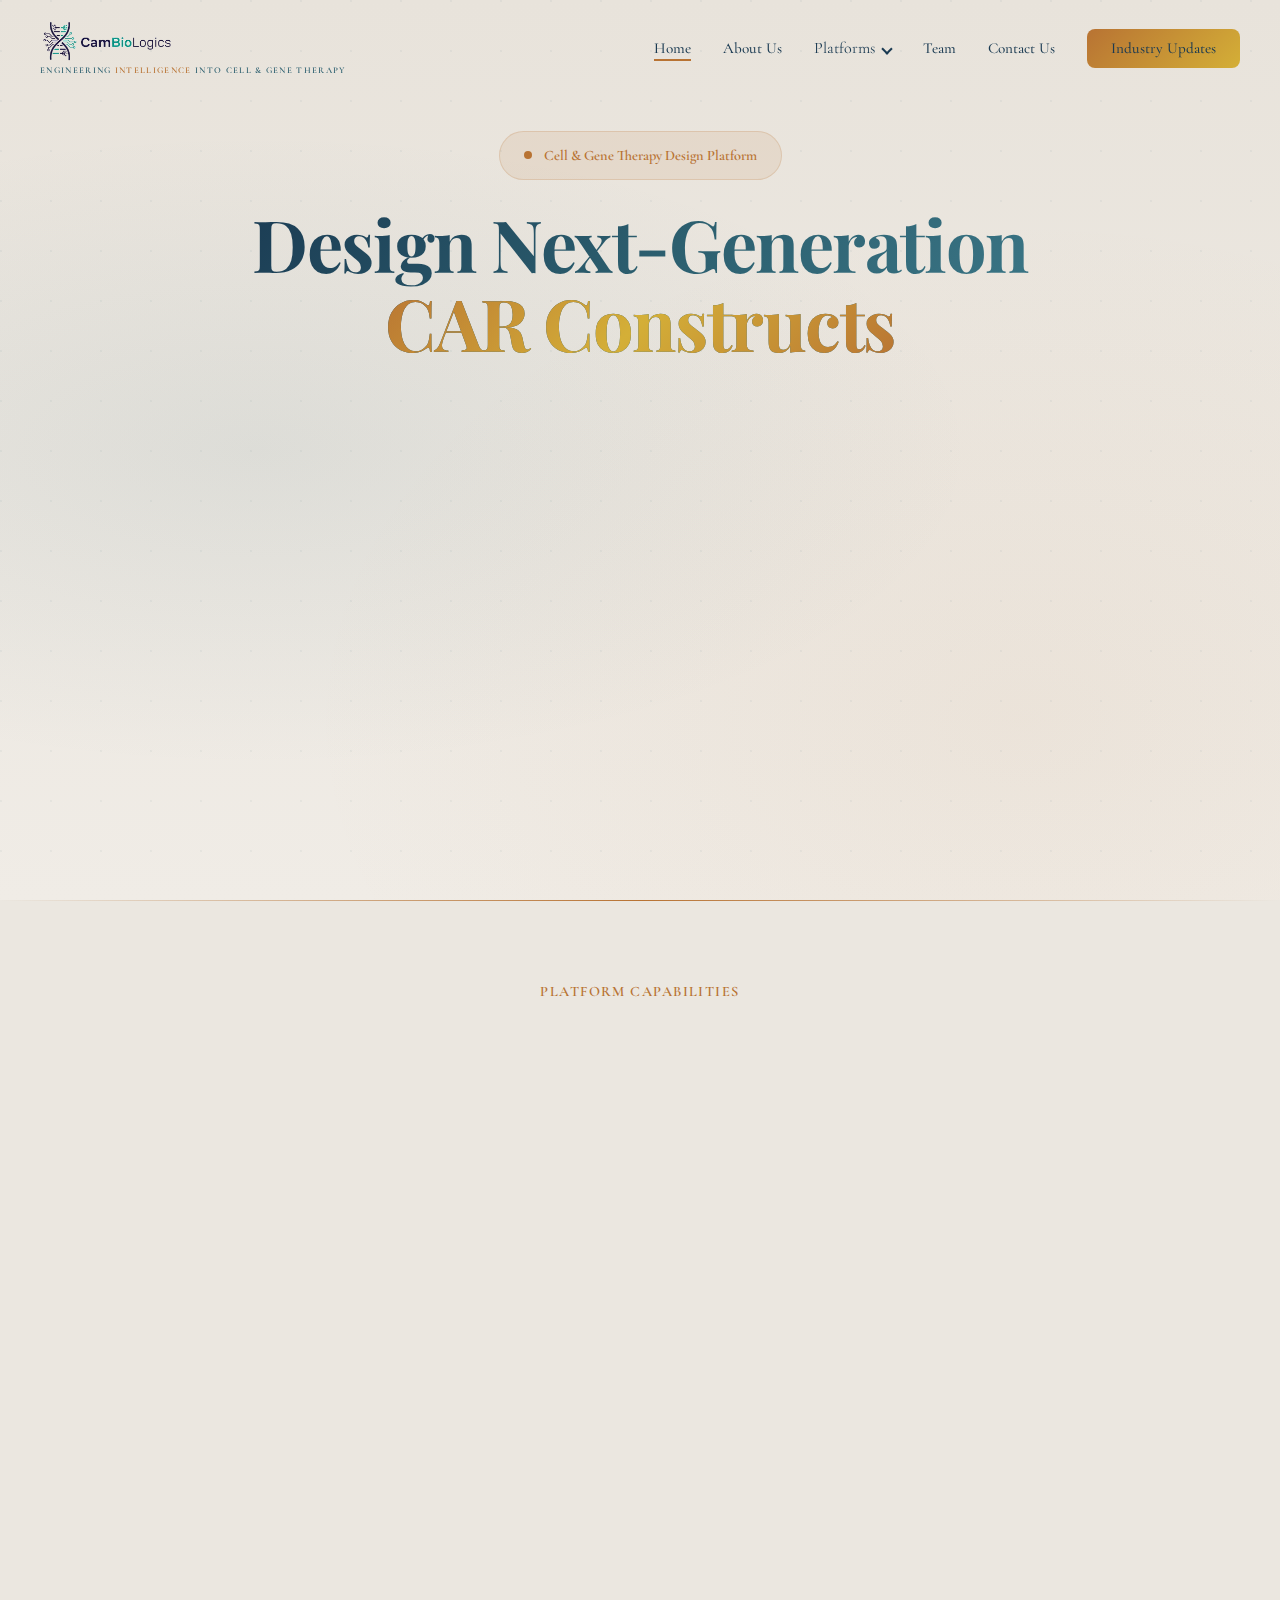
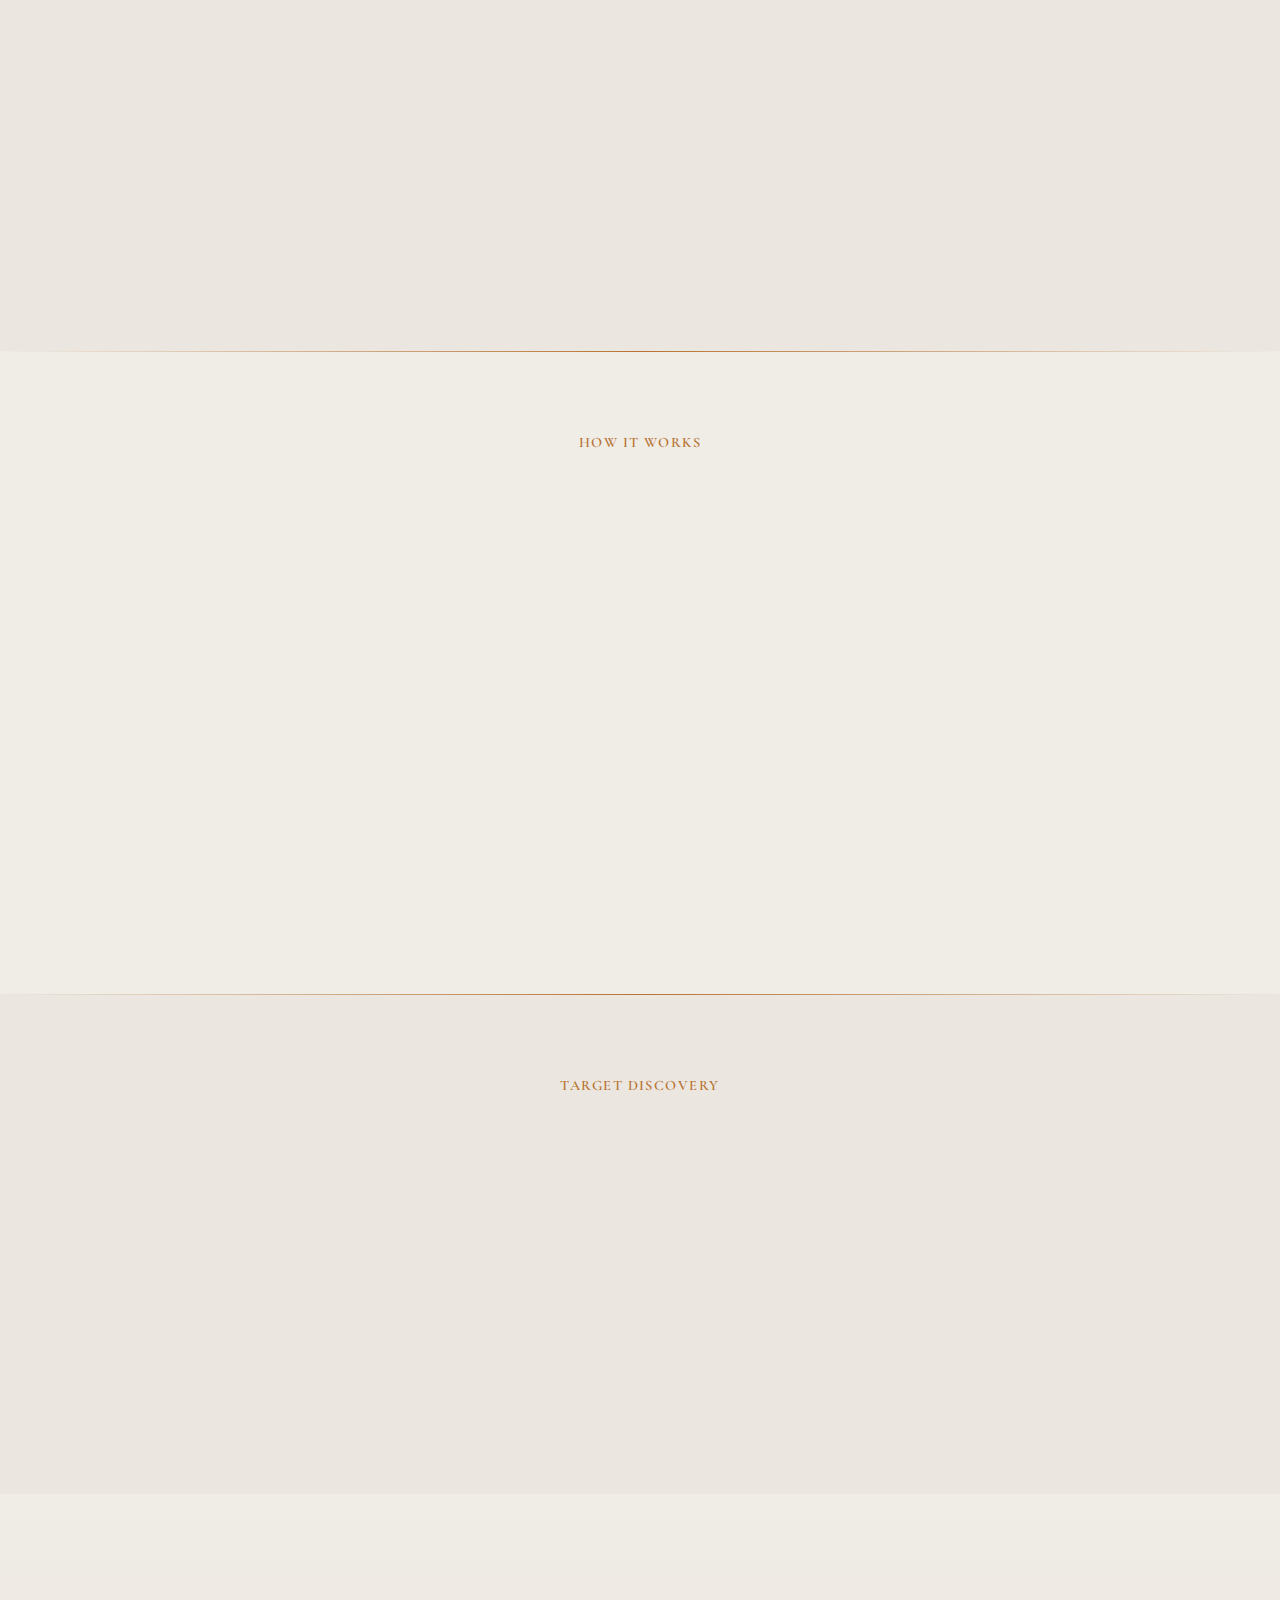
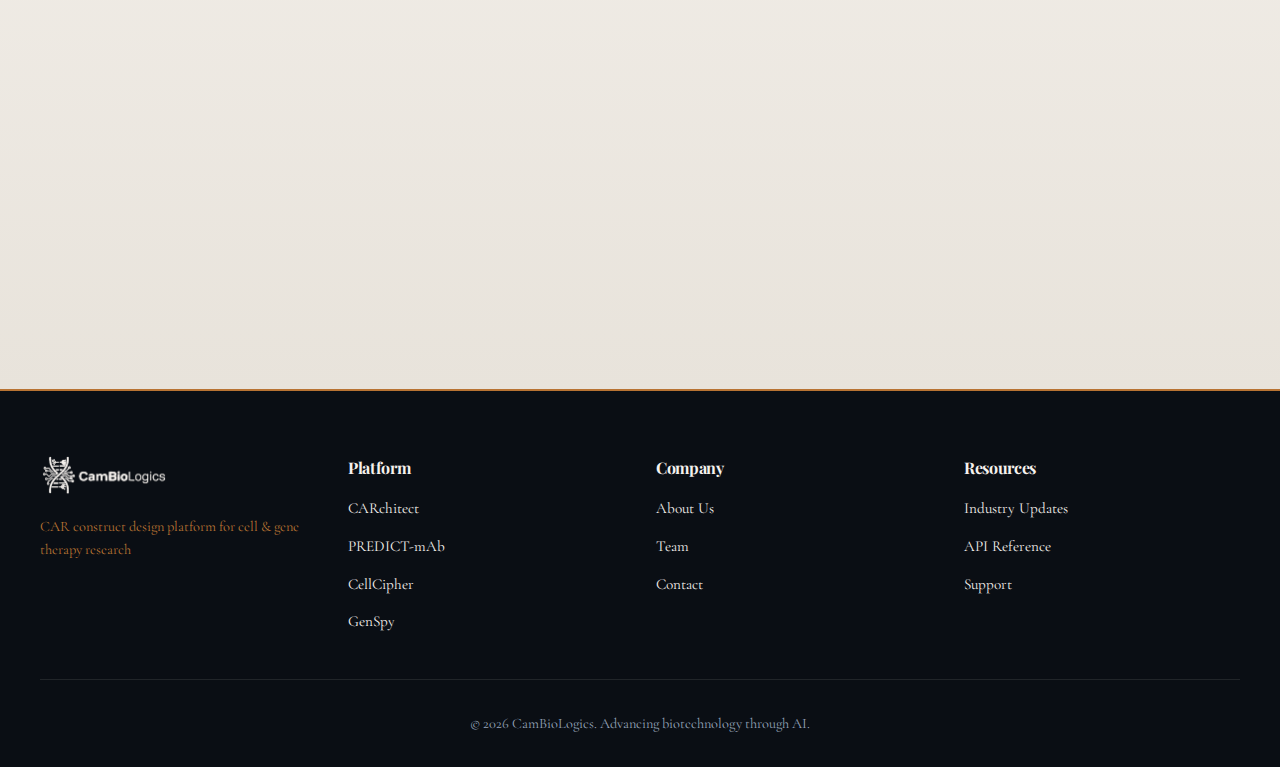
<file: auth/login.html>
<!DOCTYPE html>
<html lang="en">
<head>
    <meta charset="UTF-8">
    <meta name="viewport" content="width=device-width, initial-scale=1.0">
    <title>Login | CamBioLogics - CARchitect</title>
    <link href="https://fonts.googleapis.com/css2?family=Playfair+Display:wght@400;600;700;800&family=Cormorant+Garamond:wght@300;400;500;600&display=swap" rel="stylesheet">
    <style>
        :root {
            --deep-navy: #0f1419;
            --rich-blue: #1a3a52;
            --teal-accent: #2c5f6f;
            --copper: #b87333;
            --gold: #d4af37;
            --soft-cream: #f5f1ed;
            --ivory: #f0ece6;
            --midnight: #0a0e14;
            --gradient-primary: linear-gradient(135deg, #1a3a52 0%, #2c5f6f 50%, #3d7a8a 100%);
            --gradient-accent: linear-gradient(135deg, #b87333 0%, #d4af37 50%, #b87333 100%);
        }

        * {
            margin: 0;
            padding: 0;
            box-sizing: border-box;
        }

        body {
            font-family: 'Cormorant Garamond', serif;
            color: var(--rich-blue);
            background: linear-gradient(135deg, #1a3a52 0%, #2c5f6f 50%, #3d7a8a 100%);
            min-height: 100vh;
            display: flex;
            flex-direction: column;
            line-height: 1.8;
            overflow-x: hidden;
        }

        /* ─── Navigation ─── */
        nav {
            position: fixed;
            top: 0;
            left: 0;
            right: 0;
            background: rgba(250, 250, 248, 0.97);
            backdrop-filter: blur(15px);
            padding: 1.5rem 4rem;
            display: flex;
            justify-content: space-between;
            align-items: center;
            z-index: 1000;
            box-shadow: 0 2px 30px rgba(26, 58, 82, 0.1);
            border-bottom: 1px solid rgba(184, 115, 51, 0.15);
        }

        .logo {
            font-family: 'Playfair Display', serif;
            font-size: 2.2rem;
            font-weight: 800;
            background: var(--gradient-primary);
            -webkit-background-clip: text;
            -webkit-text-fill-color: transparent;
            background-clip: text;
            letter-spacing: 0.5px;
            text-decoration: none;
        }

        .nav-brand {
            display: flex;
            flex-direction: column;
            align-items: flex-start;
            text-decoration: none;
        }

        .nav-brand img {
            height: 42px;
            width: auto;
        }

        .nav-tagline {
            font-size: 0.55rem;
            font-weight: 600;
            letter-spacing: 0.15em;
            text-transform: uppercase;
            color: #2c5f6f;
            margin-top: 2px;
            font-family: 'Cormorant Garamond', serif;
        }

        .nav-tagline span {
            color: #b87333;
        }

        .nav-links {
            display: flex;
            gap: 3rem;
            list-style: none;
            align-items: center;
        }

        .nav-links a {
            text-decoration: none;
            color: var(--rich-blue);
            font-weight: 500;
            font-size: 1.05rem;
            position: relative;
            transition: all 0.4s ease;
            letter-spacing: 0.5px;
            cursor: pointer;
        }

        .nav-links a::after {
            content: '';
            position: absolute;
            bottom: -5px;
            left: 0;
            width: 0;
            height: 2px;
            background: var(--gradient-accent);
            transition: width 0.4s ease;
        }

        .nav-links a:hover {
            color: var(--copper);
            transform: translateY(-2px);
        }

        .nav-links a:hover::after {
            width: 100%;
        }

        .nav-links a.login-btn {
            background: var(--gradient-accent);
            color: white !important;
            -webkit-text-fill-color: white;
            padding: 0.5rem 1.5rem;
            border-radius: 25px;
            font-weight: 600;
            letter-spacing: 0.3px;
            transition: all 0.4s ease;
            box-shadow: 0 2px 10px rgba(184, 115, 51, 0.25);
        }

        .nav-links a.login-btn:hover {
            transform: translateY(-2px);
            box-shadow: 0 4px 18px rgba(184, 115, 51, 0.4);
        }

        .nav-links a.login-btn::after {
            display: none;
        }

        .dropdown {
            position: relative;
            cursor: pointer;
        }

        .dropdown::after {
            content: '';
            position: absolute;
            top: 100%;
            left: -20px;
            right: -20px;
            height: 0.5rem;
            background: transparent;
        }

        .dropdown-content {
            display: none;
            position: absolute;
            top: 100%;
            left: -20px;
            background: rgba(240, 236, 230, 0.98);
            backdrop-filter: blur(10px);
            min-width: 320px;
            box-shadow: 0 10px 40px rgba(26, 58, 82, 0.15);
            border-radius: 12px;
            padding: 1.5rem 0;
            padding-top: 0.5rem;
            margin-top: 0;
            border: 1px solid rgba(184, 115, 51, 0.15);
            z-index: 1001;
        }

        .dropdown:hover .dropdown-content {
            display: block;
        }

        .dropdown-content a {
            display: block;
            padding: 1rem 2rem;
            color: var(--rich-blue);
            font-size: 1rem;
            transition: all 0.3s ease;
        }

        .dropdown-content a:hover {
            background: linear-gradient(90deg, rgba(184, 115, 51, 0.08) 0%, transparent 100%);
            padding-left: 2.5rem;
            color: var(--copper);
        }

        .dropdown-content a::after {
            display: none;
        }

        /* CARchitect flagship highlight */
        .dropdown-flagship {
            background: linear-gradient(135deg, rgba(26, 58, 82, 0.06), rgba(44, 95, 111, 0.08));
            padding: 1rem 2rem !important;
            border-bottom: 1px solid rgba(184, 115, 51, 0.15);
            position: relative;
            display: flex !important;
            align-items: center;
            justify-content: space-between;
        }
        .dropdown-flagship::before {
            content: '';
            position: absolute;
            left: 0;
            top: 0;
            bottom: 0;
            width: 3px;
            background: linear-gradient(180deg, #b87333, #d4af37);
        }
        .dropdown-flagship:hover {
            background: linear-gradient(135deg, rgba(184, 115, 51, 0.1), rgba(212, 175, 55, 0.08)) !important;
            padding-left: 2rem !important;
        }
        .dropdown-flagship .flagship-name {
            font-family: 'Playfair Display', serif;
            font-weight: 700;
            font-size: 1.05rem;
        }
        .dropdown-flagship .flagship-desc {
            font-size: 0.75rem;
            color: #64748b;
            display: block;
            margin-top: 0.15rem;
        }
        .dropdown-flagship .flagship-badges {
            display: flex;
            flex-direction: column;
            align-items: flex-end;
            gap: 0.3rem;
            margin-left: 1rem;
        }
        .flagship-badge {
            background: linear-gradient(135deg, #b87333, #d4af37, #b87333);
            background-size: 200% 100%;
            animation: flagshipShimmer 3s ease infinite;
            color: white;
            font-size: 0.6rem;
            font-weight: 700;
            padding: 0.2rem 0.6rem;
            border-radius: 10px;
            letter-spacing: 0.08em;
            text-transform: uppercase;
            box-shadow: 0 2px 8px rgba(184, 115, 51, 0.3);
        }
        .flagship-badge-outline {
            border: 1px solid rgba(44, 95, 111, 0.4);
            color: #2c5f6f;
            font-size: 0.6rem;
            font-weight: 600;
            padding: 0.15rem 0.5rem;
            border-radius: 10px;
        }
        @keyframes flagshipShimmer {
            0%, 100% { background-position: 0% 50%; }
            50% { background-position: 100% 50%; }
        }
        .dropdown-divider-label {
            padding: 0.5rem 2rem 0.25rem;
            font-size: 0.65rem;
            font-weight: 600;
            color: #94a3b8;
            text-transform: uppercase;
            letter-spacing: 0.1em;
        }

        /* ─── Main Content ─── */
        .login-section {
            flex: 1;
            display: flex;
            justify-content: center;
            align-items: center;
            padding: 140px 20px 60px;
        }

        /* ─── Auth Card ─── */
        .auth-card {
            background: var(--ivory);
            border-radius: 20px;
            box-shadow: 0 25px 80px rgba(10, 14, 20, 0.35);
            max-width: 460px;
            width: 100%;
            overflow: hidden;
            border: 1px solid rgba(184, 115, 51, 0.15);
            animation: cardFadeIn 0.8s ease-out;
        }

        @keyframes cardFadeIn {
            from { opacity: 0; transform: translateY(30px); }
            to { opacity: 1; transform: translateY(0); }
        }

        .auth-header {
            background: var(--ivory);
            padding: 2.5rem 2.5rem 0;
            text-align: center;
        }

        .auth-logo {
            font-family: 'Playfair Display', serif;
            font-size: 1.8rem;
            font-weight: 700;
            background: var(--gradient-primary);
            -webkit-background-clip: text;
            -webkit-text-fill-color: transparent;
            background-clip: text;
            margin-bottom: 0.5rem;
        }

        .auth-subtitle {
            font-size: 1rem;
            color: var(--teal-accent);
            opacity: 0.8;
            margin-bottom: 2rem;
        }

        /* ─── Tabs ─── */
        .auth-tabs {
            display: flex;
            border-bottom: 2px solid #e0d8cf;
        }

        .auth-tab {
            flex: 1;
            padding: 1rem;
            text-align: center;
            font-family: 'Playfair Display', serif;
            font-size: 1.15rem;
            font-weight: 600;
            color: #8a9aa5;
            cursor: pointer;
            transition: all 0.3s ease;
            position: relative;
            background: none;
            border: none;
        }

        .auth-tab.active {
            color: var(--rich-blue);
        }

        .auth-tab.active::after {
            content: '';
            position: absolute;
            bottom: -2px;
            left: 0;
            width: 100%;
            height: 3px;
            background: var(--gradient-accent);
            border-radius: 2px;
        }

        .auth-tab:hover:not(.active) {
            color: var(--teal-accent);
        }

        /* ─── Form Container ─── */
        .auth-body {
            padding: 2rem 2.5rem 2.5rem;
        }

        .tab-content {
            display: none;
        }

        .tab-content.active {
            display: block;
            animation: tabFadeIn 0.4s ease;
        }

        @keyframes tabFadeIn {
            from { opacity: 0; transform: translateY(10px); }
            to { opacity: 1; transform: translateY(0); }
        }

        .form-group {
            margin-bottom: 1.2rem;
        }

        .form-group label {
            display: block;
            font-size: 0.95rem;
            font-weight: 600;
            color: var(--rich-blue);
            margin-bottom: 0.4rem;
            letter-spacing: 0.3px;
        }

        .form-group input {
            width: 100%;
            padding: 12px 16px;
            border: 1px solid #e0d8cf;
            border-radius: 10px;
            font-size: 1rem;
            font-family: 'Cormorant Garamond', serif;
            background: white;
            color: var(--rich-blue);
            transition: all 0.3s ease;
        }

        .form-group input:focus {
            outline: none;
            border-color: var(--teal-accent);
            box-shadow: 0 0 0 3px rgba(44, 95, 111, 0.12);
        }

        .form-group input::placeholder {
            color: #a0adb5;
        }

        .auth-btn {
            width: 100%;
            padding: 14px;
            background: var(--gradient-primary);
            color: white;
            border: none;
            border-radius: 10px;
            font-size: 1.1rem;
            font-weight: 600;
            font-family: 'Cormorant Garamond', serif;
            cursor: pointer;
            transition: all 0.3s ease;
            letter-spacing: 0.5px;
            margin-top: 0.5rem;
        }

        .auth-btn:hover {
            box-shadow: 0 6px 20px rgba(26, 58, 82, 0.35);
            transform: translateY(-2px);
        }

        .auth-btn:active {
            transform: translateY(0);
        }

        .form-message {
            margin-top: 1rem;
            font-size: 0.95rem;
            text-align: center;
            min-height: 1.5em;
        }

        .form-message p {
            margin: 0;
        }

        .back-link {
            display: block;
            text-align: center;
            margin-top: 1.5rem;
            color: var(--copper);
            text-decoration: none;
            font-size: 1rem;
            transition: color 0.3s ease;
        }

        .back-link:hover {
            color: var(--teal-accent);
        }

        /* ─── Footer ─── */
        footer {
            background: var(--midnight);
            color: var(--soft-cream);
            padding: 3rem 4rem 2.5rem;
            text-align: center;
            position: relative;
            overflow: hidden;
        }

        footer::before {
            content: '';
            position: absolute;
            top: 0;
            left: 0;
            width: 100%;
            height: 2px;
            background: var(--gradient-accent);
        }

        .footer-content {
            max-width: 1300px;
            margin: 0 auto;
            font-size: 1.1rem;
            opacity: 0.95;
        }

        .footer-tagline {
            font-family: 'Playfair Display', serif;
            font-size: 1.5rem;
            margin-bottom: 1.5rem;
            font-weight: 700;
            background: var(--gradient-accent);
            -webkit-background-clip: text;
            -webkit-text-fill-color: transparent;
            background-clip: text;
        }

        .footer-links {
            display: flex;
            justify-content: center;
            gap: 2rem;
            margin-top: 1.5rem;
            flex-wrap: wrap;
        }

        .footer-links a {
            color: var(--soft-cream);
            text-decoration: none;
            transition: all 0.3s ease;
            font-size: 1rem;
        }

        .footer-links a:hover {
            color: var(--copper);
        }

        .footer-links span {
            opacity: 0.5;
        }

        /* ─── Responsive ─── */
        @media (max-width: 768px) {
            nav {
                padding: 1rem 1.5rem;
                flex-direction: column;
                gap: 1rem;
            }

            .logo {
                font-size: 1.8rem;
            }

            .nav-links {
                gap: 1.2rem;
                flex-wrap: wrap;
                justify-content: center;
                font-size: 0.9rem;
            }

            .login-section {
                padding: 120px 16px 40px;
            }

            .auth-card {
                border-radius: 16px;
            }

            .auth-header {
                padding: 2rem 1.5rem 0;
            }

            .auth-body {
                padding: 1.5rem;
            }

            footer {
                padding: 2rem 1.5rem;
            }

            .footer-tagline {
                font-size: 1.2rem;
            }
        }

        /* ─── Hamburger Menu ─── */
        .hamburger {
            display: none;
            flex-direction: column;
            cursor: pointer;
            gap: 5px;
        }

        .hamburger span {
            width: 28px;
            height: 3px;
            background: var(--rich-blue);
            border-radius: 3px;
            transition: all 0.3s ease;
        }

        @media (max-width: 900px) {
            .hamburger {
                display: flex;
            }

            .nav-links {
                display: none;
                position: absolute;
                top: 100%;
                left: 0;
                right: 0;
                background: rgba(250, 250, 248, 0.98);
                flex-direction: column;
                padding: 1.5rem 2rem;
                gap: 1.2rem;
                box-shadow: 0 10px 30px rgba(26, 58, 82, 0.15);
                border-bottom: 1px solid rgba(184, 115, 51, 0.15);
            }

            .nav-links.open {
                display: flex;
            }

            .dropdown-content {
                position: static;
                box-shadow: none;
                border: none;
                padding: 0.5rem 0 0 1rem;
                min-width: auto;
                background: transparent;
            }
        }
    </style>
</head>
<body>
<script>
    // Route protection: login page is hidden from public access
    (function() {
        var params = new URLSearchParams(window.location.search);
        if (params.get('access') !== 'admin') {
            window.location.replace('../index.html');
        }
    })();
</script>
    <!-- Navigation -->
    <nav>
        <a href="../index.html" class="nav-brand">
            <img src="../Cambilogics_new_logo_transparent.png" alt="CamBioLogics">
            <span class="nav-tagline">Engineering <span>Intelligence</span> into Cell & Gene Therapy</span>
        </a>
        <div class="hamburger" onclick="document.querySelector('.nav-links').classList.toggle('open')">
            <span></span>
            <span></span>
            <span></span>
        </div>
        <ul class="nav-links">
            <li><a href="../index.html">Home</a></li>
            <li><a href="../cambiologics-about-us.html">About Us</a></li>
            <li class="dropdown">
                <a href="../cambiologics-platforms.html">Platforms ▾</a>
                <div class="dropdown-content">
                    <a href="dashboard.html" class="dropdown-flagship">
                        <div>
                            <span class="flagship-name">CARchitect</span>
                            <span class="flagship-desc">AI-powered CAR construct design platform</span>
                        </div>
                        <div class="flagship-badges">
                            <span class="flagship-badge">Flagship</span>
                            <span class="flagship-badge-outline">AI-Powered</span>
                        </div>
                    </a>
                    <div class="dropdown-divider-label">Other Platforms</div>
                    <a href="../cambiologics-predict-mab.html">PREDICT-mAb</a>
                    <a href="../cambiologics-cellcipher.html">CellCipher</a>
                    <a href="../cambiologics-genspy.html">GenSpy</a>
                </div>
            </li>
            <li><a href="../team.html">Team</a></li>
            <li><a href="../contact.html">Contact Us</a></li>
            <li><a href="../industry-updates.html" class="login-btn">Industry Updates</a></li>
        </ul>
    </nav>

    <!-- Login Section -->
    <div class="login-section">
        <div class="auth-card">
            <div class="auth-header">
                <div class="auth-logo">CARchitect</div>
                <div class="auth-subtitle">CAR Construct Designer Portal</div>

                <!-- Tabs -->
                <div class="auth-tabs">
                    <button class="auth-tab active" onclick="switchTab('login')">Login</button>
                    <button class="auth-tab" onclick="switchTab('register')">Register</button>
                </div>
            </div>

            <div class="auth-body">
                <!-- Login Form -->
                <div id="loginTab" class="tab-content active">
                    <form id="loginForm">
                        <div class="form-group">
                            <label for="loginEmail">Email</label>
                            <input type="email" id="loginEmail" placeholder="you@example.com" required>
                        </div>
                        <div class="form-group">
                            <label for="loginPassword">Password</label>
                            <input type="password" id="loginPassword" placeholder="Enter your password" required>
                        </div>
                        <button type="submit" class="auth-btn">Login</button>
                        <div id="loginMessage" class="form-message"></div>
                    </form>
                </div>

                <!-- Register Form -->
                <div id="registerTab" class="tab-content">
                    <form id="registerForm">
                        <div class="form-group">
                            <label for="fullName">Full Name</label>
                            <input type="text" id="fullName" placeholder="Your full name" required>
                        </div>
                        <div class="form-group">
                            <label for="email">Email</label>
                            <input type="email" id="email" placeholder="you@example.com" required>
                        </div>
                        <div class="form-group">
                            <label for="phone">Phone</label>
                            <input type="tel" id="phone" placeholder="Optional">
                        </div>
                        <div class="form-group">
                            <label for="password">Password</label>
                            <input type="password" id="password" placeholder="Minimum 6 characters" minlength="6" required>
                        </div>
                        <button type="submit" class="auth-btn">Create Account</button>
                        <div id="message" class="form-message"></div>
                    </form>
                </div>
            </div>
        </div>
    </div>

    <!-- Footer -->
    <footer>
        <div class="footer-content">
            <div class="footer-tagline">Together, we're not just advancing science — we're transforming lives.</div>
            <div class="footer-links">
                <span>Cambridge, UK</span>
                <span>|</span>
                <a href="https://CamBiologics.com">CamBiologics.com</a>
            </div>
            <div style="margin-top: 1.5rem; font-size: 0.95rem; opacity: 0.8;">
                &copy; 2025 CamBioLogics. Advancing biotechnology through AI.
            </div>
        </div>
    </footer>

    <!-- Tab Switching Script -->
    <script>
        function switchTab(tab) {
            // Update tab buttons
            document.querySelectorAll('.auth-tab').forEach(t => t.classList.remove('active'));
            // Update content
            document.querySelectorAll('.tab-content').forEach(c => c.classList.remove('active'));

            if (tab === 'login') {
                document.querySelectorAll('.auth-tab')[0].classList.add('active');
                document.getElementById('loginTab').classList.add('active');
            } else {
                document.querySelectorAll('.auth-tab')[1].classList.add('active');
                document.getElementById('registerTab').classList.add('active');
            }
        }
    </script>

    <!-- Auth Script -->
    <script type="module" src="js/auth.js"></script>
</body>
</html>
</file>
